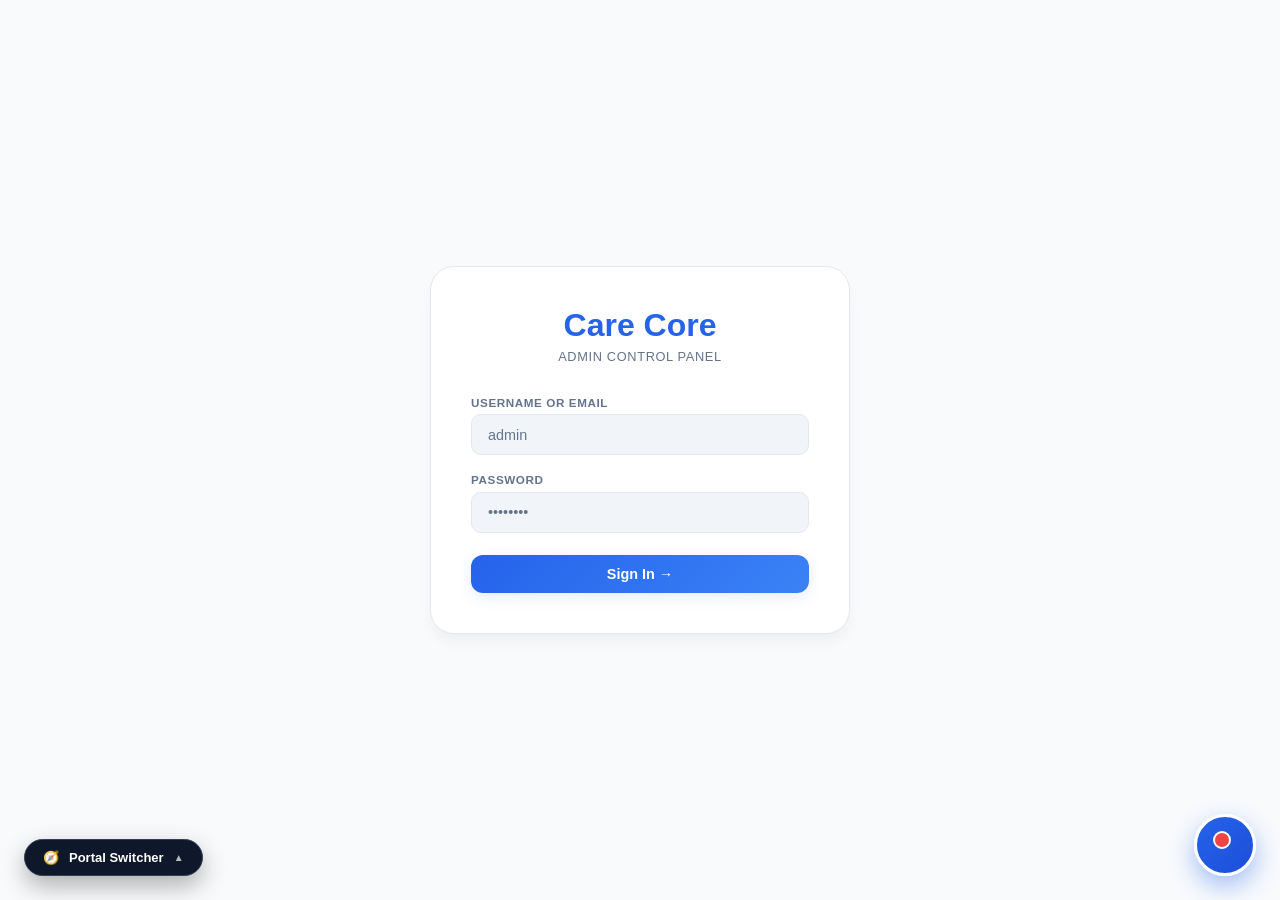
<file: src/main/resources/static/admin.html>
<!DOCTYPE html>
<html lang="en" data-theme="light">
<head>
<meta charset="UTF-8">
<meta name="viewport" content="width=device-width, initial-scale=1.0">
<title>Care Core — Admin Control Panel</title>
<link href="style.css" rel="stylesheet">
<link href="https://fonts.googleapis.com/css2?family=DM+Serif+Display:ital@0;1&family=DM+Sans:wght@300;400;500;600;700&family=JetBrains+Mono:wght@400;700&display=swap" rel="stylesheet">
<!-- <style>
/* ───── THEME ───── */
:root{
  --bg:#f0f4f8;--bg-mid:#ffffff;--surface:rgba(255,255,255,0.9);--surface2:rgba(0,0,0,0.04);
  --border:rgba(0,0,0,0.08);--gold:#a8731a;--gold-lt:#d4a843;--gold-glow:rgba(168,115,26,0.15);
  --text:#1a2535;--muted:#64748b;--red:#dc2626;--green:#16a34a;--amber:#d97706;--blue:#1d6fa4;
  --shadow:0 2px 12px rgba(0,0,0,0.07);--shadow-lg:0 8px 40px rgba(0,0,0,0.11);--radius:16px;
  --sidebar-w:255px;
}
[data-theme="dark"]{
  --bg:#08131f;--bg-mid:#0d1e30;--surface:rgba(255,255,255,0.05);--surface2:rgba(255,255,255,0.03);
  --border:rgba(201,168,76,0.16);--gold:#c9a84c;--gold-lt:#e8c97a;--gold-glow:rgba(201,168,76,0.20);
  --text:#eee8da;--muted:rgba(238,232,218,0.52);--red:#e05252;--green:#4caf7d;--amber:#e8a030;--blue:#5bb8f5;
  --shadow:0 2px 12px rgba(0,0,0,0.40);--shadow-lg:0 8px 40px rgba(0,0,0,0.55);
}
*,*::before,*::after{margin:0;padding:0;box-sizing:border-box}
body{font-family:'DM Sans',sans-serif;background:var(--bg);color:var(--text);min-height:100vh;display:flex;transition:background .35s,color .35s;overflow-x:hidden}

/* bg grid */
.bg-grid{position:fixed;inset:0;background-image:linear-gradient(rgba(168,115,26,.02) 1px,transparent 1px),linear-gradient(90deg,rgba(168,115,26,.02) 1px,transparent 1px);background-size:56px 56px;pointer-events:none;z-index:0}
[data-theme="dark"] .bg-grid{background-image:linear-gradient(rgba(201,168,76,.015) 1px,transparent 1px),linear-gradient(90deg,rgba(201,168,76,.015) 1px,transparent 1px)}

/* ───── LOGIN SCREEN ───── */
#loginScreen{
  position:fixed;inset:0;z-index:999;background:var(--bg);display:flex;align-items:center;justify-content:center;
  animation:fadeIn .4s ease;
}
.login-card{
  width:420px;background:var(--surface);border:1px solid var(--border);border-radius:24px;
  padding:2.5rem;box-shadow:var(--shadow-lg);backdrop-filter:blur(20px);
}
.login-brand{text-align:center;margin-bottom:2rem}
.login-brand h1{font-family:'DM Serif Display',serif;font-size:2rem;color:var(--gold)}
.login-brand p{font-size:.8rem;color:var(--muted);margin-top:.3rem;letter-spacing:.05em;text-transform:uppercase}
.form-group{margin-bottom:1.1rem}
.form-group label{font-size:.75rem;font-weight:600;color:var(--muted);text-transform:uppercase;letter-spacing:.06em;display:block;margin-bottom:.4rem}
.form-group input{
  width:100%;padding:.7rem 1rem;border:1.5px solid var(--border);border-radius:10px;
  background:var(--surface2);color:var(--text);font-family:'DM Sans',sans-serif;font-size:.9rem;
  outline:none;transition:border-color .2s;
}
.form-group input:focus{border-color:var(--gold)}
.login-err{color:var(--red);font-size:.8rem;text-align:center;margin-bottom:.75rem;display:none}
#loginScreen.hidden{display:none}

/* ───── SIDEBAR ───── */
.sidebar{
  width:var(--sidebar-w);background:var(--bg-mid);border-right:1px solid var(--border);
  display:flex;flex-direction:column;position:fixed;height:100vh;z-index:20;
  transition:background .35s,border-color .35s;box-shadow:var(--shadow);
}
.sb-header{padding:1.3rem 1.2rem 1rem;border-bottom:1px solid var(--border)}
.sb-brand{font-family:'DM Serif Display',serif;font-size:1.25rem}
.sb-brand em{color:var(--gold);font-style:normal}
.sb-brand sup{font-size:.5rem;font-family:'DM Sans',sans-serif;color:var(--muted);margin-left:4px;letter-spacing:.07em}
.sb-admin{display:flex;align-items:center;gap:.6rem;padding:.85rem 1.2rem;border-bottom:1px solid var(--border)}
.admin-avatar{width:34px;height:34px;border-radius:50%;background:linear-gradient(135deg,var(--gold),var(--gold-lt));display:flex;align-items:center;justify-content:center;font-weight:700;font-size:.8rem;color:#1a1200;flex-shrink:0}
.admin-info{overflow:hidden}
.admin-name{font-size:.84rem;font-weight:600;white-space:nowrap;overflow:hidden;text-overflow:ellipsis}
.admin-role{font-size:.65rem;color:var(--muted);text-transform:uppercase;letter-spacing:.07em}
.sb-nav{flex:1;overflow-y:auto;padding:.7rem 0}
.nav-section{font-size:.6rem;text-transform:uppercase;color:var(--muted);padding:0 1.2rem;margin:.8rem 0 .2rem;font-weight:600;letter-spacing:.08em}
.nav-item{display:flex;align-items:center;gap:.65rem;padding:.55rem 1.2rem;cursor:pointer;color:var(--muted);font-size:.84rem;border-left:2px solid transparent;transition:all .2s;user-select:none}
.nav-item:hover{background:var(--surface2);color:var(--text)}
.nav-item.active{background:rgba(168,115,26,.06);border-left-color:var(--gold);color:var(--gold)}
[data-theme="dark"] .nav-item.active{background:rgba(201,168,76,.06)}
.nav-badge{margin-left:auto;background:var(--red);color:#fff;font-size:.59rem;padding:.1rem .42rem;border-radius:8px;font-weight:700;display:none}
.nav-badge.show{display:inline-block}
.sb-footer{padding:.85rem 1.2rem;border-top:1px solid var(--border);display:flex;flex-direction:column;gap:.45rem}
.sb-footer button{width:100%;background:transparent;border:1px solid var(--border);color:var(--muted);padding:.45rem;border-radius:8px;cursor:pointer;font-family:'DM Sans',sans-serif;font-size:.8rem;transition:all .2s}
.sb-footer button:hover{border-color:var(--gold);color:var(--gold)}

/* ───── MAIN ───── */
.main{flex:1;margin-left:var(--sidebar-w);display:flex;flex-direction:column;position:relative;z-index:1;min-height:100vh}
.top-bar{position:sticky;top:0;z-index:10;padding:.75rem 1.75rem;border-bottom:1px solid var(--border);display:flex;justify-content:space-between;align-items:center;background:var(--bg-mid);backdrop-filter:blur(16px);transition:background .35s}
.top-title{font-family:'DM Serif Display',serif;font-size:1.05rem}
.top-right{display:flex;align-items:center;gap:.75rem}
.live-pill{display:flex;align-items:center;gap:.4rem;font-size:.74rem;color:var(--green)}
.live-dot{width:6px;height:6px;border-radius:50%;background:var(--green);animation:pulse 2s infinite}
@keyframes pulse{0%,100%{opacity:1}50%{opacity:.4}}
#liveClock{font-family:'JetBrains Mono',monospace;font-size:.78rem;color:var(--muted)}
.content{padding:1.5rem 1.75rem;flex:1}
.page{display:none;animation:pgIn .3s ease}
.page.active{display:block}
@keyframes pgIn{from{opacity:0;transform:translateY(8px)}to{opacity:1;transform:translateY(0)}}
@keyframes fadeIn{from{opacity:0}to{opacity:1}}

/* ───── STATS ───── */
.stats-grid{display:grid;grid-template-columns:repeat(3,1fr);gap:1rem;margin-bottom:1.25rem}
.stat-card{background:var(--surface);border:1px solid var(--border);border-radius:var(--radius);padding:1.15rem;box-shadow:var(--shadow);transition:all .22s;backdrop-filter:blur(12px);cursor:default}
.stat-card:hover{transform:translateY(-2px);box-shadow:var(--shadow-lg)}
.stat-label{font-size:.67rem;text-transform:uppercase;letter-spacing:.08em;color:var(--muted);font-weight:600;margin-bottom:.3rem}
.stat-value{font-family:'JetBrains Mono',monospace;font-size:2.1rem;font-weight:700;color:var(--gold)}
.stat-sub{font-size:.72rem;color:var(--muted);margin-top:.2rem}

/* ───── CARDS ───── */
.card{background:var(--surface);border:1px solid var(--border);border-radius:var(--radius);margin-bottom:1.25rem;overflow:hidden;backdrop-filter:blur(12px);box-shadow:var(--shadow);transition:background .35s,border-color .35s}
.card-head{padding:.95rem 1.3rem;border-bottom:1px solid var(--border);display:flex;justify-content:space-between;align-items:center;gap:.75rem;flex-wrap:wrap}
.card-head-title{font-family:'DM Serif Display',serif;font-size:.95rem;display:flex;align-items:center;gap:.4rem}
.card-head-actions{display:flex;gap:.5rem;align-items:center;flex-wrap:wrap}
.card-body{padding:1.2rem 1.3rem}

/* ───── TABLES ───── */
.tbl-wrap{overflow-x:auto}
.tbl{width:100%;border-collapse:collapse;font-size:.83rem}
.tbl th{text-align:left;font-size:.65rem;text-transform:uppercase;color:var(--muted);padding:.6rem .9rem;border-bottom:1px solid var(--border);font-weight:600;letter-spacing:.06em}
.tbl td{padding:.75rem .9rem;border-bottom:1px solid var(--border);vertical-align:middle}
.tbl tr:last-child td{border-bottom:none}
.tbl tr:hover td{background:var(--surface2)}
.tbl-empty{padding:2.5rem;text-align:center;color:var(--muted);font-size:.86rem}

/* ───── PILLS / STATUS ───── */
.pill{display:inline-flex;align-items:center;gap:.3rem;padding:.22rem .7rem;border-radius:20px;font-size:.7rem;font-weight:600;white-space:nowrap}
.pill::before{content:'';width:5px;height:5px;border-radius:50%;background:currentColor;flex-shrink:0}
.pill-pending{background:rgba(217,119,6,.1);color:var(--amber)}
.pill-approved{background:rgba(22,163,74,.1);color:var(--green)}
.pill-rejected{background:rgba(220,38,38,.1);color:var(--red)}
.pill-suspended{background:rgba(100,116,139,.12);color:var(--muted)}
.pill-active{background:rgba(22,163,74,.1);color:var(--green)}
.pill-stopped{background:rgba(220,38,38,.1);color:var(--red)}

/* ───── BUTTONS ───── */
.btn-primary{background:linear-gradient(135deg,var(--gold),var(--gold-lt));color:#1a1200;padding:.58rem 1.15rem;border-radius:10px;font-weight:600;border:none;cursor:pointer;font-family:'DM Sans',sans-serif;font-size:.87rem;transition:all .22s;display:inline-flex;align-items:center;gap:.35rem}
.btn-primary:hover{transform:translateY(-1px);box-shadow:0 4px 16px var(--gold-glow)}
.btn-sm{padding:.3rem .75rem;border-radius:8px;font-size:.76rem;border:none;cursor:pointer;font-family:'DM Sans',sans-serif;font-weight:600;transition:all .18s;display:inline-flex;align-items:center;gap:.25rem}
.btn-approve{background:rgba(22,163,74,.12);color:var(--green)}
.btn-approve:hover{background:var(--green);color:#fff}
.btn-reject{background:rgba(220,38,38,.1);color:var(--red)}
.btn-reject:hover{background:var(--red);color:#fff}
.btn-suspend{background:rgba(100,116,139,.1);color:var(--muted)}
.btn-suspend:hover{background:var(--muted);color:#fff}
.btn-start{background:rgba(22,163,74,.12);color:var(--green)}
.btn-start:hover{background:var(--green);color:#fff}
.btn-stop{background:rgba(220,38,38,.1);color:var(--red)}
.btn-stop:hover{background:var(--red);color:#fff}
.btn-outline{background:transparent;border:1.5px solid var(--border);color:var(--text);padding:.55rem 1.1rem;border-radius:10px;font-weight:600;cursor:pointer;font-family:'DM Sans',sans-serif;font-size:.87rem;transition:all .22s;display:inline-flex;align-items:center;gap:.35rem}
.btn-outline:hover{border-color:var(--gold);color:var(--gold)}
.btn-danger{background:rgba(220,38,38,.1);color:var(--red);padding:.55rem 1.1rem;border-radius:10px;font-weight:600;border:1.5px solid rgba(220,38,38,.2);cursor:pointer;font-family:'DM Sans',sans-serif;font-size:.87rem;transition:all .22s}
.btn-danger:hover{background:var(--red);color:#fff}
button:disabled{opacity:.45;cursor:not-allowed;transform:none!important}

/* ───── SEARCH / FILTER ───── */
.filter-bar{display:flex;gap:.6rem;align-items:center;flex-wrap:wrap}
.search-input{padding:.45rem .85rem;border:1.5px solid var(--border);border-radius:9px;background:var(--surface2);color:var(--text);font-family:'DM Sans',sans-serif;font-size:.83rem;outline:none;transition:border-color .2s;min-width:200px}
.search-input:focus{border-color:var(--gold)}
.filter-select{padding:.45rem .75rem;border:1.5px solid var(--border);border-radius:9px;background:var(--surface2);color:var(--text);font-family:'DM Sans',sans-serif;font-size:.83rem;outline:none;cursor:pointer;transition:border-color .2s}
.filter-select:focus{border-color:var(--gold)}

/* ───── SERVICE TOGGLE ───── */
.service-row{display:flex;align-items:center;justify-content:space-between;padding:.85rem 1.3rem;border-bottom:1px solid var(--border)}
.service-row:last-child{border-bottom:none}
.service-info{display:flex;align-items:center;gap:.85rem}
.service-avatar{width:38px;height:38px;border-radius:10px;background:linear-gradient(135deg,var(--gold),var(--gold-lt));display:flex;align-items:center;justify-content:center;font-family:'DM Serif Display',serif;font-size:.95rem;color:#1a1200;font-weight:700;flex-shrink:0}
.service-name{font-size:.88rem;font-weight:600}
.service-spec{font-size:.73rem;color:var(--muted)}
.service-controls{display:flex;align-items:center;gap:.55rem}

/* ───── TOGGLE SWITCH ───── */
.toggle-wrap{display:flex;align-items:center;gap:.55rem}
.toggle{position:relative;width:42px;height:22px}
.toggle input{opacity:0;width:0;height:0}
.toggle-slider{position:absolute;inset:0;background:var(--border);border-radius:20px;cursor:pointer;transition:.25s}
.toggle-slider::before{content:'';position:absolute;width:16px;height:16px;top:3px;left:3px;background:#fff;border-radius:50%;transition:.25s}
.toggle input:checked+.toggle-slider{background:var(--green)}
.toggle input:checked+.toggle-slider::before{transform:translateX(20px)}
.toggle-label{font-size:.76rem;font-weight:600;color:var(--muted)}

/* ───── MODAL ───── */
.modal-overlay{position:fixed;inset:0;background:rgba(0,0,0,.45);z-index:500;display:none;align-items:center;justify-content:center;backdrop-filter:blur(4px)}
.modal-overlay.open{display:flex;animation:fadeIn .2s ease}
.modal{background:var(--bg-mid);border:1px solid var(--border);border-radius:20px;width:520px;max-width:95vw;max-height:85vh;overflow:hidden;display:flex;flex-direction:column;box-shadow:var(--shadow-lg)}
.modal-head{padding:1.1rem 1.4rem;border-bottom:1px solid var(--border);display:flex;align-items:center;justify-content:space-between}
.modal-title{font-family:'DM Serif Display',serif;font-size:1.1rem}
.modal-close{background:none;border:none;cursor:pointer;font-size:1.3rem;color:var(--muted);line-height:1;padding:.2rem;transition:color .2s}
.modal-close:hover{color:var(--red)}
.modal-body{padding:1.3rem 1.4rem;overflow-y:auto;flex:1}
.modal-foot{padding:.85rem 1.4rem;border-top:1px solid var(--border);display:flex;gap:.6rem;justify-content:flex-end}
.detail-row{display:flex;gap:.5rem;margin-bottom:.55rem;font-size:.85rem}
.detail-label{color:var(--muted);min-width:130px;flex-shrink:0;font-size:.78rem;font-weight:600;text-transform:uppercase;letter-spacing:.04em;padding-top:.05rem}
.detail-val{color:var(--text);font-weight:500}

/* ───── NOTICE AREA ───── */
.notice-editor{display:flex;gap:.6rem;align-items:flex-start}
textarea.notice-input{flex:1;padding:.7rem 1rem;border:1.5px solid var(--border);border-radius:10px;background:var(--surface2);color:var(--text);font-family:'DM Sans',sans-serif;font-size:.87rem;outline:none;resize:vertical;min-height:70px;transition:border-color .2s}
textarea.notice-input:focus{border-color:var(--gold)}

/* ───── PATIENT CHART ───── */
.patient-mini{display:flex;align-items:center;gap:.6rem}
.patient-dot{width:28px;height:28px;border-radius:50%;background:linear-gradient(135deg,var(--blue),#3d9dd1);display:flex;align-items:center;justify-content:center;font-size:.68rem;font-weight:700;color:#fff;flex-shrink:0}

/* ───── TOAST ───── */
.toast-area{position:fixed;bottom:1.5rem;right:1.5rem;z-index:9999;display:flex;flex-direction:column;gap:.5rem}
.toast{background:var(--bg-mid);border:1px solid var(--border);border-radius:12px;padding:.75rem 1.1rem;font-size:.82rem;box-shadow:var(--shadow-lg);animation:slideUp .3s ease;display:flex;align-items:center;gap:.5rem;min-width:240px;max-width:340px}
.toast.success{border-left:3px solid var(--green)}
.toast.error{border-left:3px solid var(--red)}
.toast.info{border-left:3px solid var(--blue)}
@keyframes slideUp{from{opacity:0;transform:translateY(12px)}to{opacity:1;transform:translateY(0)}}


/* ───── RESPONSIVE ───── */
@media(max-width:900px){
  .stats-grid{grid-template-columns:repeat(2,1fr)}
}
@media(max-width:640px){
  :root{--sidebar-w:0px}
  .sidebar{transform:translateX(-100%)}
  .stats-grid{grid-template-columns:1fr 1fr}
}

/* ───── SECTION HEADING ───── */
.sec-heading{font-family:'DM Serif Display',serif;font-size:1.35rem;margin-bottom:1.1rem;display:flex;align-items:center;gap:.5rem}
.sec-sub{font-size:.8rem;color:var(--muted);font-family:'DM Sans',sans-serif;font-weight:400;margin-left:.25rem}
</style> -->
</head>
<body>
<div class="bg-grid"></div>

<!-- ─── LOGIN ─── -->
<div id="loginScreen">
  <div class="login-card">
    <div class="login-brand">
      <h1>Care Core</h1>
      <p>Admin Control Panel</p>
    </div>
    <div id="loginErr" class="login-err">Invalid credentials. Please try again.</div>
    <div class="form-group">
      <label>Username or Email</label>
      <input type="text" id="loginUser" placeholder="admin" autocomplete="username">
    </div>
    <div class="form-group">
      <label>Password</label>
      <input type="password" id="loginPass" placeholder="••••••••" autocomplete="current-password">
    </div>
    <button class="btn-primary" style="width:100%;justify-content:center;margin-top:.3rem" id="loginBtn" onclick="doLogin()">
      Sign In →
    </button>
  </div>
</div>

<!-- ─── APP SHELL ─── -->
<aside class="sidebar" id="sidebar">
  <div class="sb-header">
    <div class="sb-brand" style="display:inline-flex;align-items:center;gap:10px;font-weight:700;font-size:1.25rem;"><div style="width:36px;height:36px;background:#2563eb;color:#fff;border-radius:10px;display:inline-flex;align-items:center;justify-content:center;font-size:1.2rem;"><i class="bi bi-heart-pulse-fill"></i></div><span>Care<span style="color:#2563eb;">Core</span></span></div>
  </div>
  <div class="sb-admin">
    <div class="admin-avatar" id="avatarInit">A</div>
    <div class="admin-info">
      <div class="admin-name" id="adminNameSB">Administrator</div>
      <div class="admin-role" id="adminRoleSB">superadmin</div>
    </div>
  </div>
  <nav class="sb-nav">
    <div class="nav-section">Overview</div>
    <div class="nav-item active" onclick="nav('dashboard')">
      <svg width="15" height="15" viewBox="0 0 24 24" fill="none" stroke="currentColor" stroke-width="2"><rect x="3" y="3" width="7" height="7"/><rect x="14" y="3" width="7" height="7"/><rect x="14" y="14" width="7" height="7"/><rect x="3" y="14" width="7" height="7"/></svg>
      Dashboard
    </div>
    <div class="nav-section">Doctors</div>
    <div class="nav-item" onclick="nav('pending')">
      <svg width="15" height="15" viewBox="0 0 24 24" fill="none" stroke="currentColor" stroke-width="2"><circle cx="12" cy="12" r="10"/><polyline points="12 6 12 12 16 14"/></svg>
      Pending Requests
      <span class="nav-badge" id="pendingBadge">0</span>
    </div>
    <div class="nav-item" onclick="nav('doctors')">
      <svg width="15" height="15" viewBox="0 0 24 24" fill="none" stroke="currentColor" stroke-width="2"><path d="M17 21v-2a4 4 0 0 0-4-4H5a4 4 0 0 0-4 4v2"/><circle cx="9" cy="7" r="4"/><path d="M23 21v-2a4 4 0 0 0-3-3.87"/><path d="M16 3.13a4 4 0 0 1 0 7.75"/></svg>
      All Doctors
    </div>
    <div class="nav-item" onclick="nav('services')">
      <svg width="15" height="15" viewBox="0 0 24 24" fill="none" stroke="currentColor" stroke-width="2"><path d="M22 12h-4l-3 9L9 3l-3 9H2"/></svg>
      Service Control
    </div>
    <div class="nav-section">Patients</div>
    <div class="nav-item" onclick="nav('patients')">
      <svg width="15" height="15" viewBox="0 0 24 24" fill="none" stroke="currentColor" stroke-width="2"><path d="M20 21v-2a4 4 0 0 0-4-4H8a4 4 0 0 0-4 4v2"/><circle cx="12" cy="7" r="4"/></svg>
      Patient Database
    </div>
    <div class="nav-section">System</div>
    <div class="nav-item" onclick="nav(otice')">
      <svg width="15" height="15" viewBox="0 0 24 24" fill="none" stroke="currentColor" stroke-width="2"><path d="M18 8h1a4 4 0 0 1 0 8h-1"/><path d="M2 8h16v9a4 4 0 0 1-4 4H6a4 4 0 0 1-4-4V8z"/><line x1="6" y1="1" x2="6" y2="4"/><line x1="10" y1="1" x2="10" y2="4"/><line x1="14" y1="1" x2="14" y2="4"/></svg>
      Notice Board
    </div>
  </nav>
  <div class="sb-footer">
    <button onclick="toggleTheme()">☾ Toggle Theme</button>
    <button onclick="doLogout()">↩ Sign Out</button>
  </div>
</aside>

<!-- ─── MAIN CONTENT ─── -->
<main class="main" id="mainContent">
  <div class="top-bar">
    <div class="top-title" id="pageTitle">Dashboard</div>
    <div class="top-right">
      <div class="live-pill"><span class="live-dot"></span> Live</div>
      <div id="liveClock">--:--:--</div>
    </div>
  </div>
  <div class="content">

    <!-- ── DASHBOARD ── -->
    <div class="page active" id="page-dashboard">
      <div class="sec-heading">Overview <span class="sec-sub">Today's snapshot</span></div>
      <div class="stats-grid">
        <div class="stat-card">
          <div class="stat-label">Total Doctors</div>
          <div class="stat-value" id="s-docs">—</div>
          <div class="stat-sub" id="s-docs-sub">approved on platform</div>
        </div>
        <div class="stat-card">
          <div class="stat-label">Pending Approvals</div>
          <div class="stat-value" id="s-pending" style="color:var(--amber)">—</div>
          <div class="stat-sub">awaiting review</div>
        </div>
        <div class="stat-card">
          <div class="stat-label">Total Patients</div>
          <div class="stat-value" id="s-patients" style="color:var(--blue)">—</div>
          <div class="stat-sub">registered</div>
        </div>
      </div>
      <div>
        <div class="card">
          <div class="card-head"><span class="card-head-title">⏳ Pending Requests</span><button class="btn-sm btn-approve" onclick="nav('pending')">View All</button></div>
          <div class="card-body" id="dash-pending-list"><div class="tbl-empty">Loading…</div></div>
        </div>
      </div>
    </div>

    <!-- ── PENDING REQUESTS ── -->
    <div class="page" id="page-pending">
      <div class="sec-heading">Pending Requests <span class="sec-sub">Doctor registration approvals</span></div>
      <div class="card">
        <div class="card-head">
          <span class="card-head-title">🕐 Awaiting Review</span>
          <button class="btn-outline" onclick="loadDoctors('pending')" style="font-size:.78rem;padding:.35rem .8rem">↻ Refresh</button>
        </div>
        <div class="tbl-wrap">
          <table class="tbl">
            <thead>
              <tr>
                <th>Doctor</th><th>Specialization</th><th>Qualification</th><th>Reg. No.</th><th>Experience</th><th>Applied</th><th>Actions</th>
              </tr>
            </thead>
            <tbody id="pendingTbody"><tr><td colspan="7" class="tbl-empty">Loading…</td></tr></tbody>
          </table>
        </div>
      </div>
    </div>

    <!-- ── ALL DOCTORS ── -->
    <div class="page" id="page-doctors">
      <div class="sec-heading">All Doctors <span class="sec-sub">Full registry</span></div>
      <div class="card">
        <div class="card-head">
          <span class="card-head-title">👨‍⚕️ Doctor Registry</span>
          <div class="card-head-actions">
            <input class="search-input" type="text" placeholder="Search name / email…" id="docSearch" oninput="filterDoctors()">
            <select class="filter-select" id="docStatusFilter" onchange="filterDoctors()">
              <option value="">All Status</option>
              <option value="approved">Approved</option>
              <option value="pending">Pending</option>
              <option value="rejected">Rejected</option>
              <option value="suspended">Suspended</option>
            </select>
          </div>
        </div>
        <div class="tbl-wrap">
          <table class="tbl">
            <thead>
              <tr>
                <th>Doctor</th><th>Specialization</th><th>Fee</th><th>Status</th><th>Service</th><th>Joined</th><th>Actions</th>
              </tr>
            </thead>
            <tbody id="doctorsTbody"><tr><td colspan="7" class="tbl-empty">Loading…</td></tr></tbody>
          </table>
        </div>
      </div>
    </div>

    <!-- ── SERVICE CONTROL ── -->
    <div class="page" id="page-services">
      <div class="sec-heading">Service Control <span class="sec-sub">Start / stop individual doctor services</span></div>
      <div class="card">
        <div class="card-head">
          <span class="card-head-title">⚡ Active Doctor Services</span>
          <div class="card-head-actions">
            <button class="btn-sm btn-start" onclick="bulkService(true)">▶ Start All</button>
            <button class="btn-sm btn-stop" onclick="bulkService(false)">■ Stop All</button>
            <button class="btn-outline" onclick="loadServices()" style="font-size:.78rem;padding:.35rem .8rem">↻ Refresh</button>
          </div>
        </div>
        <div id="servicesBody"><div class="tbl-empty" style="padding:2rem">Loading…</div></div>
      </div>
    </div>

    <!-- ── PATIENTS ── -->
    <div class="page" id="page-patients">
      <div class="sec-heading">Patient Database <span class="sec-sub">All registered patients</span></div>
      <div class="card">
        <div class="card-head">
          <span class="card-head-title">🏥 Patient Records</span>
          <div class="card-head-actions">
            <input class="search-input" type="text" placeholder="Search name / contact…" id="ptSearch" oninput="filterPatients()">
          </div>
        </div>
        <div class="tbl-wrap">
          <table class="tbl">
            <thead>
              <tr>
                <th>Patient</th><th>Age</th><th>Gender</th><th>Contact</th><th>Blood Group</th><th>Visits</th><th>Registered</th><th>Actions</th>
              </tr>
            </thead>
            <tbody id="patientsTbody"><tr><td colspan="8" class="tbl-empty">Loading…</td></tr></tbody>
          </table>
        </div>
      </div>
    </div>


    <!-- ── NOTICE BOARD ── -->
    <div class="page" id="page-notice">
      <div class="sec-heading">Notice Board <span class="sec-sub">Global clinic announcement</span></div>
      <div class="card">
        <div class="card-head"><span class="card-head-title">📢 Global Notice</span></div>
        <div class="card-body">
          <p style="font-size:.82rem;color:var(--muted);margin-bottom:.9rem">
            This notice is broadcast <strong>globally</strong> — it appears on <em>every</em> doctor’s notice board and on the patient portal. Individual doctors may also post their own separate notices.
          </p>
          <div style="background:rgba(168,115,26,.06);border:1px solid rgba(168,115,26,.22);border-radius:10px;padding:.85rem 1rem;margin-bottom:1rem;font-size:.87rem;color:var(--gold)" id="currentNotice">Loading…</div>
          <div class="notice-editor">
            <textarea class="notice-input" id="noticeText" placeholder="Enter clinic-wide notice visible to all doctors and patients…"></textarea>
            <button class="btn-primary" onclick="updateNotice()">📡 Broadcast to All</button>
          </div>
        </div>
      </div>
    </div>

  </div><!-- /content -->
</main>

<!-- ─── DOCTOR DETAIL MODAL ─── -->
<div class="modal-overlay" id="doctorModal">
  <div class="modal">
    <div class="modal-head">
      <div class="modal-title" id="modalDrName">Doctor Details</div>
      <button class="modal-close" onclick="closeModal('doctorModal')">✕</button>
    </div>
    <div class="modal-body" id="modalDrBody"></div>
    <div class="modal-foot" id="modalDrFoot"></div>
  </div>
</div>

<!-- ─── PATIENT DETAIL MODAL ─── -->
<div class="modal-overlay" id="patientModal">
  <div class="modal">
    <div class="modal-head">
      <div class="modal-title" id="modalPtName">Patient Details</div>
      <button class="modal-close" onclick="closeModal('patientModal')">✕</button>
    </div>
    <div class="modal-body" id="modalPtBody"></div>
    <div class="modal-foot">
      <button class="btn-outline" onclick="closeModal('patientModal')">Close</button>
    </div>
  </div>
</div>

<!-- ─── REJECT REASON MODAL ─── -->
<div class="modal-overlay" id="rejectModal">
  <div class="modal">
    <div class="modal-head">
      <div class="modal-title">Reject Doctor</div>
      <button class="modal-close" onclick="closeModal('rejectModal')">✕</button>
    </div>
    <div class="modal-body">
      <p style="font-size:.85rem;color:var(--muted);margin-bottom:.8rem">Please provide a reason for rejection. This may be communicated to the applicant.</p>
      <div class="form-group">
        <label>Reason</label>
        <textarea class="notice-input" id="rejectReason" placeholder="e.g. Registration number could not be verified…" style="min-height:90px"></textarea>
      </div>
    </div>
    <div class="modal-foot">
      <button class="btn-outline" onclick="closeModal('rejectModal')">Cancel</button>
      <button class="btn-danger" onclick="confirmReject()">Reject Doctor</button>
    </div>
  </div>
</div>

<!-- ─── TOAST AREA ─── -->
<div class="toast-area" id="toastArea"></div>

<script>
// ─── STATE ────────────────────────────────────────────────────────────────────
let TOKEN = localStorage.getItem('adminToken') || '';
let ADMIN_INFO = JSON.parse(localStorage.getItem('adminInfo') || '{}');
let allDoctors = [];
let allPatients = [];
let rejectTargetId = null;
const API = '';  // same origin

// ─── INIT ─────────────────────────────────────────────────────────────────────
window.addEventListener('DOMContentLoaded', () => {
  tickClock();
  setInterval(tickClock, 1000);
  if (TOKEN) {
    showApp();
  }
  document.getElementById('loginPass').addEventListener('keydown', e => {
    if (e.key === 'Enter') doLogin();
  });
});

function tickClock() {
  const n = new Date();
  document.getElementById('liveClock').textContent =
    [n.getHours(),n.getMinutes(),n.getSeconds()].map(x=>String(x).padStart(2,'0')).join(':');
}

// ─── AUTH ─────────────────────────────────────────────────────────────────────
async function doLogin() {
  const username = document.getElementById('loginUser').value.trim();
  const password = document.getElementById('loginPass').value;
  const btn = document.getElementById('loginBtn');
  const err = document.getElementById('loginErr');
  err.style.display = 'none';
  btn.disabled = true; btn.textContent = 'Signing in…';
  try {
    const r = await fetch(`${API}/api/auth/admin/login`, {
      method:'POST', headers:{'Content-Type':'application/json'},
      body: JSON.stringify({ username, password })
    });
    const d = await r.json();
    if (!r.ok) throw new Error(d.error || 'Login failed');
    TOKEN = d.token;
    ADMIN_INFO = d.admin;
    localStorage.setItem('adminToken', TOKEN);
    localStorage.setItem('adminInfo', JSON.stringify(ADMIN_INFO));
    showApp();
  } catch(e) {
    err.textContent = e.message;
    err.style.display = 'block';
  } finally {
    btn.disabled = false; btn.textContent = 'Sign In →';
  }
}

function showApp() {
  document.getElementById('loginScreen').classList.add('hidden');
  const nm = ADMIN_INFO.full_name || 'Admin';
  document.getElementById('adminNameSB').textContent = nm;
  document.getElementById('adminRoleSB').textContent = ADMIN_INFO.role || 'admin';
  document.getElementById('avatarInit').textContent = nm.charAt(0).toUpperCase();
  loadDashboard();
  loadDoctors();
  loadPatients();
  loadNotice();
}

function doLogout() {
  TOKEN = ''; ADMIN_INFO = {};
  localStorage.removeItem('adminToken'); localStorage.removeItem('adminInfo');
  location.reload();
}

// ─── NAVIGATION ───────────────────────────────────────────────────────────────
const PAGE_TITLES = {
  dashboard:'Dashboard', pending:'Pending Requests', doctors:'All Doctors',
  services:'Service Control', patients:'Patient Database', notice:otice Board'
};

function nav(id) {
  document.querySelectorAll('.page').forEach(p => p.classList.remove('active'));
  document.querySelectorAll('.nav-item').forEach(i => i.classList.remove('active'));
  document.getElementById('page-'+id).classList.add('active');
  document.querySelectorAll('.nav-item').forEach(i => {
    if (i.getAttribute('onclick') && i.getAttribute('onclick').includes(`'${id}'`)) i.classList.add('active');
  });
  document.getElementById('pageTitle').textContent = PAGE_TITLES[id] || id;
  if (id === 'pending') loadDoctors('pending');
  if (id === 'doctors') loadDoctors();
  if (id === 'services') loadServices();
  if (id === 'patients') loadPatients();
}

// ─── API HELPERS ──────────────────────────────────────────────────────────────
async function api(path, opts={}) {
  const r = await fetch(API + path, {
    ...opts,
    headers: { 'Content-Type':'application/json', 'Authorization':'Bearer '+TOKEN, ...(opts.headers||{}) }
  });
  const d = await r.json();
  if (!r.ok) throw new Error(d.error || 'Request failed');
  return d;
}

// ─── TOAST ────────────────────────────────────────────────────────────────────
function toast(msg, type='info') {
  const el = document.createElement('div');
  el.className = `toast ${type}`;
  const icons = {success:'✓', error:'✕', info:'ℹ'};
  el.innerHTML = `<span>${icons[type]||'ℹ'}</span> ${msg}`;
  document.getElementById('toastArea').appendChild(el);
  setTimeout(() => el.remove(), 3800);
}

// ─── DASHBOARD ────────────────────────────────────────────────────────────────
async function loadDashboard() {
  try {
    const [docs, patients, metrics] = await Promise.all([
      api('/api/admin/doctors'),
      api('/api/admin/patients'),
      api('/api/metrics')
    ]);
    const approved = docs.filter(d=>d.approval_status==='approved').length;
    const pending  = docs.filter(d=>d.approval_status==='pending').length;
    document.getElementById('s-docs').textContent = approved;
    document.getElementById('s-docs-sub').textContent = `${docs.length} total registered`;
    document.getElementById('s-pending').textContent = pending;
    document.getElementById('s-patients').textContent = patients.length;
    // pending badge
    const badge = document.getElementById('pendingBadge');
    if (pending > 0) { badge.textContent = pending; badge.classList.add('show'); }
    else badge.classList.remove('show');
    // dash pending list
    const pend = docs.filter(d=>d.approval_status==='pending').slice(0,5);
    const pl = document.getElementById('dash-pending-list');
    if (!pend.length) { pl.innerHTML = '<div class="tbl-empty">No pending requests</div>'; return; }
    pl.innerHTML = pend.map(d=>`
      <div style="display:flex;align-items:center;justify-content:space-between;padding:.6rem 0;border-bottom:1px solid var(--border)">
        <div>
          <div style="font-size:.86rem;font-weight:600">${esc(d.full_name)}</div>
          <div style="font-size:.73rem;color:var(--muted)">${esc(d.specialization)} · ${esc(d.qualification)}</div>
        </div>
        <div style="display:flex;gap:.4rem">
          <button class="btn-sm btn-approve" onclick="approveDoctor(${d.id})">✓ Approve</button>
          <button class="btn-sm btn-reject" onclick="openReject(${d.id})">✕</button>
        </div>
      </div>
    `).join('');
  } catch(e) { toast('Failed to load dashboard: '+e.message,'error'); }
}

// ─── DOCTORS ──────────────────────────────────────────────────────────────────
async function loadDoctors(statusFilter) {
  try {
    const url = statusFilter ? `/api/admin/doctors?status=${statusFilter}` : '/api/admin/doctors';
    allDoctors = await api(url);
    if (statusFilter === 'pending') renderPending();
    else renderDoctors();
  } catch(e) { toast('Failed to load doctors: '+e.message,'error'); }
}

function renderPending() {
  const tb = document.getElementById('pendingTbody');
  const rows = allDoctors.filter(d=>d.approval_status==='pending');
  if (!rows.length) { tb.innerHTML='<tr><td colspan="7" class="tbl-empty">No pending requests 🎉</td></tr>'; return; }
  tb.innerHTML = rows.map(d=>`
    <tr>
      <td>
        <div style="font-weight:600;font-size:.86rem">${esc(d.full_name)}</div>
        <div style="font-size:.72rem;color:var(--muted)">${esc(d.email)}</div>
      </td>
      <td>${esc(d.specialization)}</td>
      <td>${esc(d.qualification)}</td>
      <td><span style="font-family:'JetBrains Mono',monospace;font-size:.78rem">${esc(d.registration_number)}</span></td>
      <td>${d.years_experience||0} yrs</td>
      <td style="font-size:.78rem;color:var(--muted)">${fmtDate(d.created_at)}</td>
      <td>
        <div style="display:flex;gap:.4rem">
          <button class="btn-sm btn-approve" onclick="approveDoctor(${d.id})">✓ Approve</button>
          <button class="btn-sm btn-reject" onclick="openReject(${d.id})">✕ Reject</button>
          <button class="btn-sm btn-suspend" onclick="openDoctorDetail(${d.id})">👁 View</button>
        </div>
      </td>
    </tr>
  `).join('');
}

function renderDoctors() {
  const q = (document.getElementById('docSearch')?.value||'').toLowerCase();
  const st = document.getElementById('docStatusFilter')?.value||'';
  let rows = allDoctors;
  if (q) rows = rows.filter(d=>(d.full_name||'').toLowerCase().includes(q)||(d.email||'').toLowerCase().includes(q));
  if (st) rows = rows.filter(d=>d.approval_status===st);
  const tb = document.getElementById('doctorsTbody');
  if (!rows.length) { tb.innerHTML='<tr><td colspan="7" class="tbl-empty">No doctors found</td></tr>'; return; }
  tb.innerHTML = rows.map(d=>{
    const st_pill = `<span class="pill pill-${d.approval_status}">${d.approval_status}</span>`;
    const svc_pill = d.is_active
      ? `<span class="pill pill-active">Active</span>`
      : `<span class="pill pill-stopped">Stopped</span>`;
    return `<tr>
      <td>
        <div style="font-weight:600;font-size:.86rem">${esc(d.full_name)}</div>
        <div style="font-size:.72rem;color:var(--muted)">${esc(d.email)}</div>
      </td>
      <td>${esc(d.specialization)}</td>
      <td style="font-family:'JetBrains Mono',monospace;font-size:.82rem">₹${d.consultation_fee||0}</td>
      <td>${st_pill}</td>
      <td>${svc_pill}</td>
      <td style="font-size:.78rem;color:var(--muted)">${fmtDate(d.created_at)}</td>
      <td>
        <div style="display:flex;gap:.35rem;flex-wrap:wrap">
          <button class="btn-sm btn-suspend" onclick="openDoctorDetail(${d.id})">👁 Detail</button>
          ${d.approval_status==='pending'?`<button class="btn-sm btn-approve" onclick="approveDoctor(${d.id})">✓</button><button class="btn-sm btn-reject" onclick="openReject(${d.id})">✕</button>`:''}
          ${d.approval_status==='approved'?`<button class="btn-sm btn-reject" onclick="suspendDoctor(${d.id})">⏸ Suspend</button>`:''}
          ${d.approval_status==='suspended'||d.approval_status==='rejected'?`<button class="btn-sm btn-approve" onclick="approveDoctor(${d.id})">✓ Reinstate</button>`:''}
        </div>
      </td>
    </tr>`;
  }).join('');
}

function filterDoctors() { renderDoctors(); }

function openDoctorDetail(id) {
  const d = allDoctors.find(x=>x.id===id);
  if (!d) return;
  document.getElementById('modalDrName').textContent = d.full_name;
  document.getElementById('modalDrBody').innerHTML = `
    <div class="detail-row"><span class="detail-label">Email</span><span class="detail-val">${esc(d.email)}</span></div>
    <div class="detail-row"><span class="detail-label">Phone</span><span class="detail-val">${esc(d.phone||'—')}</span></div>
    <div class="detail-row"><span class="detail-label">Specialization</span><span class="detail-val">${esc(d.specialization)}</span></div>
    <div class="detail-row"><span class="detail-label">Qualification</span><span class="detail-val">${esc(d.qualification)}</span></div>
    <div class="detail-row"><span class="detail-label">Reg. Number</span><span class="detail-val" style="font-family:'JetBrains Mono',monospace">${esc(d.registration_number)}</span></div>
    <div class="detail-row"><span class="detail-label">Experience</span><span class="detail-val">${d.years_experience||0} years</span></div>
    <div class="detail-row"><span class="detail-label">Consultation Fee</span><span class="detail-val">₹${d.consultation_fee||0}</span></div>
    <div class="detail-row"><span class="detail-label">Status</span><span class="detail-val"><span class="pill pill-${d.approval_status}">${d.approval_status}</span></span></div>
    <div class="detail-row"><span class="detail-label">Service Active</span><span class="detail-val">${d.is_active?'<span class="pill pill-active">Yes</span>':'<span class="pill pill-stopped">No</span>'}</span></div>
    <div class="detail-row"><span class="detail-label">Registered</span><span class="detail-val">${fmtDate(d.created_at)}</span></div>
    ${d.profile_bio?`<div class="detail-row"><span class="detail-label">Bio</span><span class="detail-val" style="white-space:pre-wrap">${esc(d.profile_bio)}</span></div>`:''}
    ${d.rejection_reason?`<div class="detail-row"><span class="detail-label">Reject Reason</span><span class="detail-val" style="color:var(--red)">${esc(d.rejection_reason)}</span></div>`:''}
    ${d.approved_by_name?`<div class="detail-row"><span class="detail-label">Approved By</span><span class="detail-val">${esc(d.approved_by_name)}</span></div>`:''}
    ${d.last_login?`<div class="detail-row"><span class="detail-label">Last Login</span><span class="detail-val">${fmtDate(d.last_login)}</span></div>`:''}
  `;
  const foot = document.getElementById('modalDrFoot');
  foot.innerHTML = '';
  const close = btn('Close','btn-outline',`closeModal('doctorModal')`);
  foot.appendChild(close);
  if (d.approval_status==='pending') {
    foot.appendChild(btn('✓ Approve','btn-approve btn-sm',`approveDoctor(${d.id});closeModal('doctorModal')`));
    foot.appendChild(btn('✕ Reject','btn-reject btn-sm',`closeModal('doctorModal');openReject(${d.id})`));
  }
  if (d.approval_status==='approved') {
    foot.appendChild(btn('⏸ Suspend','btn-suspend btn-sm',`suspendDoctor(${d.id});closeModal('doctorModal')`));
  }
  if (d.approval_status==='suspended'||d.approval_status==='rejected') {
    foot.appendChild(btn('✓ Reinstate','btn-approve btn-sm',`approveDoctor(${d.id});closeModal('doctorModal')`));
  }
  document.getElementById('doctorModal').classList.add('open');
}

function btn(label, cls, onclick) {
  const b = document.createElement('button');
  b.className = (cls.includes('btn-outline')?'btn-outline':'btn-sm')+' '+cls;
  b.textContent = label;
  b.setAttribute('onclick', onclick);
  return b;
}

async function approveDoctor(id) {
  try {
    await api(`/api/admin/doctors/${id}/approve`,{method:'POST'});
    toast('Doctor approved successfully','success');
    await loadDoctors(); loadDashboard();
    renderPending();
  } catch(e) { toast('Error: '+e.message,'error'); }
}

function openReject(id) {
  rejectTargetId = id;
  document.getElementById('rejectReason').value = '';
  document.getElementById('rejectModal').classList.add('open');
}

async function confirmReject() {
  const reason = document.getElementById('rejectReason').value.trim();
  try {
    await api(`/api/admin/doctors/${rejectTargetId}/reject`,{method:'POST',body:JSON.stringify({reason})});
    toast('Doctor rejected','info');
    closeModal('rejectModal');
    await loadDoctors(); loadDashboard();
  } catch(e) { toast('Error: '+e.message,'error'); }
}

async function suspendDoctor(id) {
  if (!confirm('Suspend this doctor? They will be unable to log in.')) return;
  try {
    await api(`/api/admin/doctors/${id}/suspend`,{method:'POST'});
    toast('Doctor suspended','info');
    await loadDoctors(); loadDashboard();
  } catch(e) { toast('Error: '+e.message,'error'); }
}

// ─── SERVICES ─────────────────────────────────────────────────────────────────
async function loadServices() {
  try {
    const docs = await api('/api/admin/doctors');
    allDoctors = docs;
    const approved = docs.filter(d=>d.approval_status==='approved');
    const body = document.getElementById('servicesBody');
    if (!approved.length) {
      body.innerHTML = '<div class="tbl-empty">No approved doctors</div>'; return;
    }
    body.innerHTML = approved.map(d=>`
      <div class="service-row">
        <div class="service-info">
          <div class="service-avatar">${d.full_name.charAt(0)}</div>
          <div>
            <div class="service-name">${esc(d.full_name)}</div>
            <div class="service-spec">${esc(d.specialization)} · ₹${d.consultation_fee||0}/consult</div>
          </div>
        </div>
        <div class="service-controls">
          <div class="toggle-wrap">
            <label class="toggle">
              <input type="checkbox" id="svc-${d.id}" ${d.is_active?'checked':''} onchange="toggleService(${d.id},this.checked)">
              <span class="toggle-slider"></span>
            </label>
            <span class="toggle-label" id="svc-lbl-${d.id}">${d.is_active?'Running':'Stopped'}</span>
          </div>
          <button class="btn-sm ${d.is_active?'btn-stop':'btn-start'}" id="svc-btn-${d.id}" onclick="toggleService(${d.id},${!d.is_active})">
            ${d.is_active?'■ Stop':'▶ Start'}
          </button>
        </div>
      </div>
    `).join('');
  } catch(e) { toast('Failed to load services: '+e.message,'error'); }
}

async function toggleService(id, enable) {
  const endpoint = enable ? 'approve' : 'suspend';
  // We use is_active as proxy. Approved = active, suspended = stopped but can reinstate
  // Actually toggle just the is_active field via the suspend/approve endpoints
  // For a cleaner UX we call the appropriate endpoint
  try {
    if (enable) {
      await api(`/api/admin/doctors/${id}/approve`,{method:'POST'});
    } else {
      await api(`/api/admin/doctors/${id}/suspend`,{method:'POST'});
    }
    const lbl = document.getElementById(`svc-lbl-${id}`);
    const btn2 = document.getElementById(`svc-btn-${id}`);
    const chk = document.getElementById(`svc-${id}`);
    if (lbl) lbl.textContent = enable ? 'Running' : 'Stopped';
    if (chk) chk.checked = enable;
    if (btn2) {
      btn2.className = `btn-sm ${enable?'btn-stop':'btn-start'}`;
      btn2.textContent = enable ? '■ Stop' : '▶ Start';
      btn2.setAttribute('onclick',`toggleService(${id},${!enable})`);
    }
    toast(`Service ${enable?'started':'stopped'} for doctor`, enable?'success':'info');
    await loadDoctors(); loadDashboard();
  } catch(e) { toast('Error: '+e.message,'error'); }
}

async function bulkService(enable) {
  const approved = allDoctors.filter(d=>d.approval_status==='approved'||d.approval_status==='suspended');
  if (!approved.length) { toast(o doctors to update','info'); return; }
  if (!confirm(`${enable?'Start':'Stop'} service for ALL doctors?`)) return;
  for (const d of approved) {
    try { await toggleService(d.id, enable); } catch {}
  }
  toast(`All services ${enable?'started':'stopped'}`,'success');
  loadServices();
}

// ─── PATIENTS ─────────────────────────────────────────────────────────────────
async function loadPatients() {
  try {
    allPatients = await api('/api/admin/patients');
    renderPatients();
  } catch(e) { toast('Failed to load patients: '+e.message,'error'); }
}

function renderPatients() {
  const q = (document.getElementById('ptSearch')?.value||'').toLowerCase();
  let rows = allPatients;
  if (q) rows = rows.filter(p=>(p.full_name||'').toLowerCase().includes(q)||(p.contact||'').includes(q));
  const tb = document.getElementById('patientsTbody');
  if (!rows.length) { tb.innerHTML='<tr><td colspan="8" class="tbl-empty">No patients found</td></tr>'; return; }
  tb.innerHTML = rows.map(p=>`
    <tr>
      <td>
        <div class="patient-mini">
          <div class="patient-dot">${(p.full_name||'?').charAt(0)}</div>
          <div>
            <div style="font-size:.86rem;font-weight:600">${esc(p.full_name)}</div>
            <div style="font-size:.71rem;color:var(--muted)">${esc(p.email||'—')}</div>
          </div>
        </div>
      </td>
      <td>${p.age||'—'}</td>
      <td style="text-transform:capitalize">${esc(p.gender||'—')}</td>
      <td style="font-family:'JetBrains Mono',monospace;font-size:.79rem">${esc(p.contact||'—')}</td>
      <td><span style="font-family:'JetBrains Mono',monospace;font-size:.82rem;color:var(--red)">${esc(p.blood_group||'—')}</span></td>
      <td><span style="font-family:'JetBrains Mono',monospace">${p.total_visits||0}</span></td>
      <td style="font-size:.78rem;color:var(--muted)">${fmtDate(p.created_at)}</td>
      <td><button class="btn-sm btn-suspend" onclick="openPatientDetail(${p.id})">👁 View</button></td>
    </tr>
  `).join('');
}

function filterPatients() { renderPatients(); }

function openPatientDetail(id) {
  const p = allPatients.find(x=>x.id===id);
  if (!p) return;
  document.getElementById('modalPtName').textContent = p.full_name;
  document.getElementById('modalPtBody').innerHTML = `
    <div class="detail-row"><span class="detail-label">Full Name</span><span class="detail-val">${esc(p.full_name)}</span></div>
    <div class="detail-row"><span class="detail-label">Age</span><span class="detail-val">${p.age||'—'}</span></div>
    <div class="detail-row"><span class="detail-label">Gender</span><span class="detail-val" style="text-transform:capitalize">${esc(p.gender||'—')}</span></div>
    <div class="detail-row"><span class="detail-label">Contact</span><span class="detail-val" style="font-family:'JetBrains Mono',monospace">${esc(p.contact||'—')}</span></div>
    <div class="detail-row"><span class="detail-label">Email</span><span class="detail-val">${esc(p.email||'—')}</span></div>
    <div class="detail-row"><span class="detail-label">Blood Group</span><span class="detail-val" style="color:var(--red);font-weight:700">${esc(p.blood_group||'—')}</span></div>
    <div class="detail-row"><span class="detail-label">Total Visits</span><span class="detail-val">${p.total_visits||0}</span></div>
    <div class="detail-row"><span class="detail-label">Registered</span><span class="detail-val">${fmtDate(p.created_at)}</span></div>
  `;
  document.getElementById('patientModal').classList.add('open');
}

// ─── NOTICE ───────────────────────────────────────────────────────────────────
async function loadNotice() {
  try {
    const d = await api('/api/notice/get');
    document.getElementById('currentNotice').textContent = d.data?.text || '(No active notice)';
    document.getElementById(oticeText').value = d.data?.text || '';
  } catch {}
}

async function updateNotice() {
  const text = document.getElementById(oticeText').value.trim();
  if (!text) { toast('Please enter notice text','error'); return; }
  try {
    await api('/api/notice/set',{method:'POST',body:JSON.stringify({text})});
    document.getElementById('currentNotice').textContent = text;
    toast(otice updated','success');
  } catch(e) { toast('Error: '+e.message,'error'); }
}

// ─── MODAL HELPERS ────────────────────────────────────────────────────────────
function closeModal(id) {
  document.getElementById(id).classList.remove('open');
}
document.addEventListener('click', e => {
  if (e.target.classList.contains('modal-overlay')) e.target.classList.remove('open');
});

// ─── UTILITIES ────────────────────────────────────────────────────────────────
function esc(s) {
  return String(s||'').replace(/&/g,'&amp;').replace(/</g,'&lt;').replace(/>/g,'&gt;').replace(/"/g,'&quot;');
}
function fmtDate(str) {
  if (!str) return '—';
  const d = new Date(str);
  return isNaN(d) ? str : d.toLocaleDateString('en-IN',{day:'2-digit',month:'short',year:umeric'});
}
function toggleTheme() {
  const h = document.documentElement;
  h.setAttribute('data-theme', h.getAttribute('data-theme')==='dark'?'light':'dark');
}

// ─── AUTO REFRESH ─────────────────────────────────────────────────────────────
setInterval(() => {
  if (TOKEN) {
    loadDashboard();
    const active = document.querySelector('.page.active');
    if (active?.id==='page-pending') loadDoctors('pending');
  }
}, 30000);
</script>
  <script src="ai-widget.js"></script>
  <script src="global-nav.js"></script>
</body>
</html>
</file>
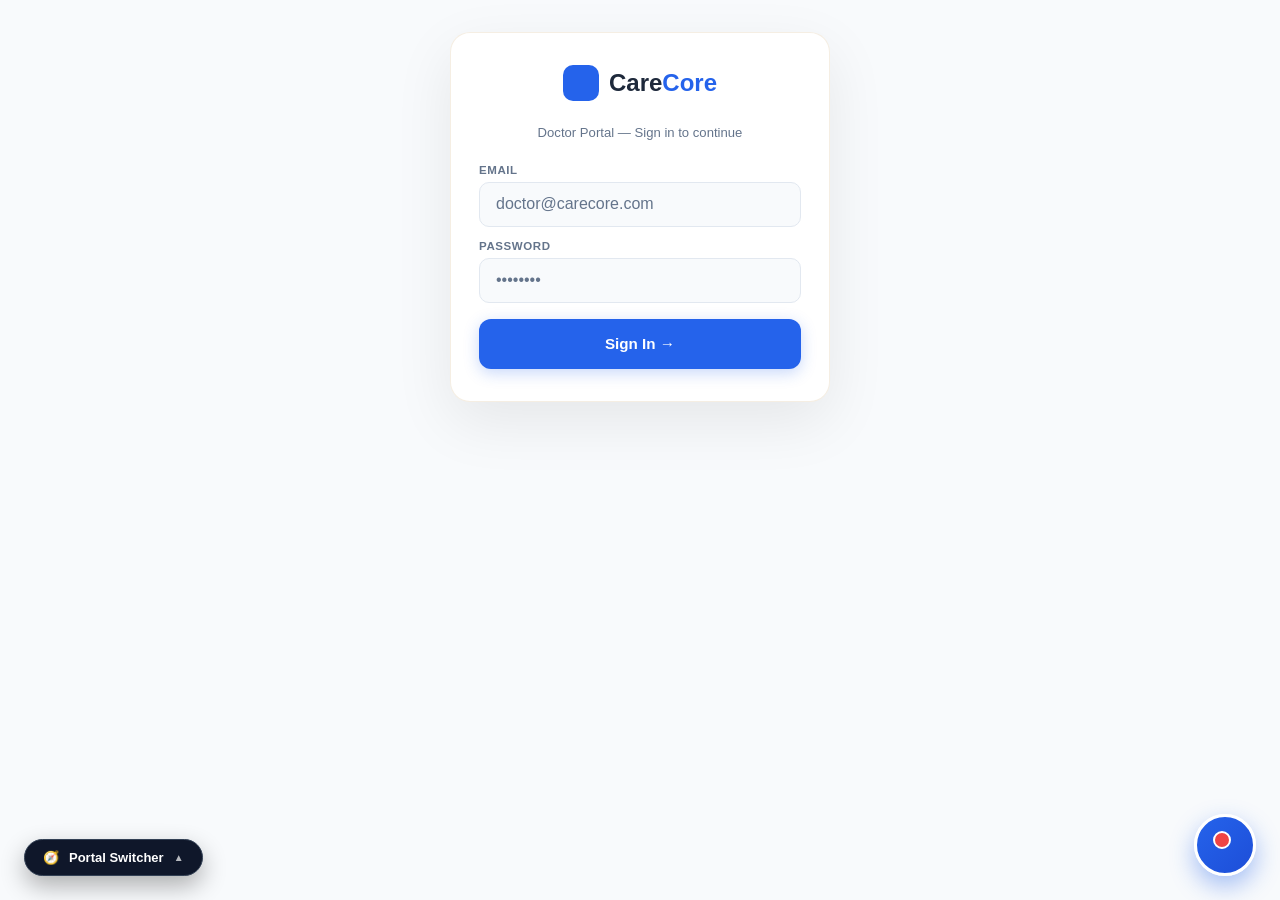
<file: src/main/resources/static/doctor.html>
<!DOCTYPE html>
<html lang="en" data-theme="light">

<head>
  <meta charset="UTF-8">
  <meta name="viewport" content="width=device-width, initial-scale=1.0, interactive-widget=resizes-content">
  <title>Care Core — Doctor Portal</title>
  <link href="style.css" rel="stylesheet">
  <link
    href="https://fonts.googleapis.com/css2?family=DM+Serif+Display:ital@0;1&family=DM+Sans:wght@300;400;500;600;700&family=JetBrains+Mono:wght@400;700&display=swap"
    rel="stylesheet">
  <style>
    /* ── Day toggles ── */
    .day-toggle {
      display: inline-flex; align-items: center; justify-content: center;
      width: 82px; padding: .45rem .3rem; border-radius: 10px;
      border: 1.5px solid var(--border); background: var(--surface2);
      font-size: .78rem; font-weight: 600; cursor: pointer;
      color: var(--muted); transition: all .2s; user-select: none;
      flex-direction: column; gap: .18rem;
    }
    .day-toggle .day-abbr { font-size: .62rem; text-transform: uppercase; letter-spacing: .06em; }
    .day-toggle.active {
      border-color: var(--gold); background: rgba(168,115,26,.1); color: var(--gold);
      box-shadow: 0 2px 10px var(--gold-glow);
    }
    [data-theme="dark"] .day-toggle.active { background: rgba(201,168,76,.1); color: var(--gold-lt); }

    /* ── Appointment status badges ── */
    .appt-badge {
      display: inline-flex; align-items: center; gap: .28rem;
      padding: .22rem .65rem; border-radius: 12px; font-size: .7rem; font-weight: 700;
      text-transform: capitalize;
    }
    .appt-badge::before { content: ''; width: 5px; height: 5px; border-radius: 50%; background: currentColor; }
    .appt-badge.pending  { background: rgba(217,119,6,.1);  color: var(--amber); }
    .appt-badge.approved { background: rgba(22,163,74,.1);  color: var(--green); }
    .appt-badge.rejected { background: rgba(220,38,38,.1);  color: var(--red); }
    .appt-badge.completed{ background: rgba(29,111,164,.1); color: var(--blue); }

    /* ── Slot preview pills ── */
    .slot-pill {
      padding: .22rem .6rem; border-radius: 8px; font-size: .72rem; font-weight: 600;
      background: var(--surface2); border: 1px solid var(--border); color: var(--muted);
      font-family: 'JetBrains Mono', monospace;
    }

    .autocomplete-suggestions {
      display: none;
      position: absolute;
      top: 100%;
      left: 0;
      right: 0;
      z-index: 1000;
      background: var(--bg-mid);
      border: 1px solid var(--border);
      border-radius: 8px;
      max-height: 200px;
      overflow-y: auto;
      box-shadow: var(--shadow-lg);
    }
    .autocomplete-item {
      padding: .6rem .85rem;
      cursor: pointer;
      border-bottom: 1px solid var(--border);
      font-size: .84rem;
      transition: background .12s;
      text-align: left;
    }
    .autocomplete-item:last-child {
      border-bottom: none;
    }
    .autocomplete-item:hover {
      background: var(--surface2);
    }
  </style>
</head>

<body class="doctor-page" data-theme="light">
  <div class="bg-grid" aria-hidden="true"></div>

  <!-- ── LOGIN ── -->
  <div id="loginOverlay" style="
    position: fixed;
    inset: 0;
    width: 100%;
    height: 100%;
    min-height: 100vh;
    min-height: 100dvh;
    z-index: 9000;
    display: flex;
    flex-direction: column;
    align-items: center;
    justify-content: flex-start;
    padding: 2rem 1rem;
    overflow-y: auto;
    -webkit-overflow-scrolling: touch;
    background: var(--bg, #f4f6f9);
    box-sizing: border-box;
    -webkit-backdrop-filter: none !important;
    backdrop-filter: none !important;
  ">
    <div style="
      width: 100%;
      max-width: 380px;
      background: var(--bg-mid, #ffffff);
      border: 1px solid rgba(168,115,26,0.12);
      border-radius: 20px;
      padding: 2rem 1.75rem;
      box-shadow: 0 20px 60px rgba(0,0,0,0.08);
      box-sizing: border-box;
      flex-shrink: 0;
      position: relative;
      z-index: 1;
      -webkit-transform: translateZ(0);
      transform: translateZ(0);
      will-change: transform;
    ">
      <div style="text-align:center; margin-bottom:1.5rem; display:flex; align-items:center; justify-content:center; gap:10px; font-weight:800; font-size:1.5rem;">
        <div style="width:36px;height:36px;background:#2563eb;color:#fff;border-radius:10px;display:flex;align-items:center;justify-content:center;font-size:1.2rem;"><i class="bi bi-heart-pulse-fill"></i></div>
        <span>Care<span style="color:#2563eb;">Core</span></span>
      </div>
      <div style="text-align:center; font-size:0.82rem; color:var(--muted); margin-bottom:1.5rem;">Doctor Portal — Sign in to continue</div>
      <div style="margin-bottom:0.85rem;">
        <label for="loginEmail" style="display:block;font-size:0.72rem;font-weight:600;color:var(--muted);margin-bottom:0.35rem;text-transform:uppercase;letter-spacing:0.05em;">Email</label>
        <input
          type="email"
          id="loginEmail"
          placeholder="doctor@carecore.com"
          inputmode="email"
          autocomplete="email"
          autocorrect="off"
          autocapitalize="none"
          spellcheck="false"
          style="
            display: block;
            width: 100%;
            padding: 0.78rem 1rem;
            font-size: 16px;
            font-family: inherit;
            background: #f8fafc;
            border: 1px solid #e2e8f0;
            border-radius: 10px;
            color: var(--text);
            outline: none;
            box-sizing: border-box;
            -webkit-appearance: none;
            appearance: none;
            touch-action: manipulation;
            cursor: text;
            position: relative;
            z-index: 2;
            -webkit-user-select: text;
            user-select: text;
            -webkit-transform: translateZ(0);
            transform: translateZ(0);
          "
        >
      </div>
      <div style="margin-bottom:1rem;">
        <label for="loginPassword" style="display:block;font-size:0.72rem;font-weight:600;color:var(--muted);margin-bottom:0.35rem;text-transform:uppercase;letter-spacing:0.05em;">Password</label>
        <input
          type="password"
          id="loginPassword"
          placeholder="••••••••"
          autocomplete="current-password"
          style="
            display: block;
            width: 100%;
            padding: 0.78rem 1rem;
            font-size: 16px;
            font-family: inherit;
            background: #f8fafc;
            border: 1px solid #e2e8f0;
            border-radius: 10px;
            color: var(--text);
            outline: none;
            box-sizing: border-box;
            -webkit-appearance: none;
            appearance: none;
            touch-action: manipulation;
            cursor: text;
            position: relative;
            z-index: 2;
            -webkit-user-select: text;
            user-select: text;
            -webkit-transform: translateZ(0);
            transform: translateZ(0);
          "
        >
      </div>
      <div id="loginError" style="display:none; color:#e12d3d; font-size:0.8rem; margin-bottom:0.75rem; padding:0.5rem 0.75rem; background:rgba(225,45,61,0.08); border-radius:8px; border-left:3px solid #e12d3d;"></div>
      <button
        id="loginBtn"
        style="
          display: block;
          width: 100%;
          padding: 0.85rem;
          font-size: 0.95rem;
          font-weight: 700;
          font-family: inherit;
          background: #2563eb;
          color: #ffffff;
          border: none;
          border-radius: 12px;
          cursor: pointer;
          touch-action: manipulation;
          -webkit-appearance: none;
          appearance: none;
          box-shadow: 0 4px 15px rgba(37,99,235,0.25);
          margin-top: 0.25rem;
          min-height: 50px;
          position: relative;
          z-index: 2;
        "
      >Sign In →</button>
    </div>
  </div>

  <!-- ── MODALS ── -->
  <div id="resetModal" class="modal-overlay">
    <div class="modal-box">
      <div class="modal-title">&#9888;&#65039; Reset Queue</div>
      <p style="color:var(--muted);font-size:.88rem;line-height:1.6">This will reset the current serving number and last
        token to 0. <strong style="color:var(--red)">This cannot be undone.</strong></p>
      <div class="modal-actions">
        <button id="cancelResetBtn" class="btn-secondary">Cancel</button>
        <button id="confirmResetBtn" class="btn-danger">Yes, Reset</button>
      </div>
    </div>
  </div>

  <div id="billModal" class="modal-overlay">
    <div class="modal-box">
      <div class="modal-title">&#9989; Confirm &amp; Bill</div>
      <p style="color:var(--muted);font-size:.88rem;margin-bottom:.5rem">Review the encounter before finalising.</p>
      <div id="billModalSummary"
        style="background:var(--surface2);border:1px solid var(--border);border-radius:10px;padding:.9rem 1rem;font-size:.85rem;margin-bottom:.5rem;line-height:1.8">
      </div>
      <p style="font-size:.78rem;color:var(--green);font-weight:600">&#128161; Bill will be automatically marked as
        <strong>Paid</strong> on confirmation.
      </p>
      <div class="modal-actions">
        <button id="cancelBillBtn" class="btn-secondary">Cancel</button>
        <button id="confirmBillBtn" class="btn-primary">Confirm &amp; Mark Paid</button>
      </div>
    </div>
  </div>

  <button class="mob-toggle" id="mobToggle" onclick="toggleSidebar()">&#9776;</button>
  <div class="sidebar-overlay" id="sidebarOverlay" onclick="closeSidebar()"></div>

  <div id="appContent" style="display:none">
    <aside class="sidebar">
      <div class="sb-header">
        <img src="resources/logo.png" alt="Care Core Logo" class="brand-logo">
      </div>
      <div class="sb-doctor">
        <div class="doc-avatar" id="docAvatar">DR</div>
        <div class="doc-info">
          <div class="doc-name" id="doctorName">&#8212;</div>
          <div class="doc-role">Doctor</div>
        </div>
      </div>
      <nav class="sb-nav">
        <div class="nav-section">Overview</div>
        <div class="nav-item active" data-page="dashboard">&#128202; Dashboard</div>
        <div class="nav-item" data-page="appointments">📅 Appointments Schedule</div>
        <div class="nav-section">Queue</div>
        <div class="nav-item" data-page="queue">&#127907; Queue Controls</div>
        <div class="nav-section">Clinical</div>
        <div class="nav-item" data-page="encounter">&#129658; Patient Encounter</div>
        <div class="nav-item" data-page="diagnost">&#129502; Diagnost</div>
        <div class="nav-item" data-page="bills">&#128176; Billing Ledger</div>
        <div class="nav-section">Clinic Admin</div>
        <div class="nav-item" data-page="patients">&#128101; Patients</div>
        <div class="nav-item" data-page="laboratory">&#129514; Laboratory</div>
        <div class="nav-item" data-page="inventory">&#128138; Inventory</div>
        <div class="nav-item" data-page="notices">&#128226; Notice Board</div>
        <div class="nav-item" data-page="financials">💵 Financials</div>
        <div class="nav-item" data-page="analytics">&#128200; Analytics</div>
        <div class="nav-item" data-page="leaves">🌴 Leave Management</div>
      </nav>
      <div class="sb-footer">
        <button id="themeBtn">&#127769; Toggle Theme</button>
        <button id="logoutBtn">Sign Out</button>
      </div>
    </aside>

    <div class="main">
      <div class="top-bar">
        <div class="top-title" id="pageTitle">Dashboard</div>
        <div class="live-pill">
          <div class="live-dot"></div>Live
        </div>
      </div>
      <div class="content">

        <!-- ═══ DASHBOARD ═══ -->
        <div id="page-dashboard" class="page active">

          <div class="metrics-section-label">&#128994; Queue &amp; Operations</div>
          <div class="stats-grid" style="margin-bottom:1.5rem">
            <div class="stat-card">
              <button class="stat-refresh" onclick="loadQueueMetric()">&#8634;</button>
              <div class="stat-label">Now Serving</div>
              <div class="stat-value" id="nowServing">&#8212;</div>
              <div class="stat-sub">Live token</div>
            </div>
            <div class="stat-card">
              <button class="stat-refresh" onclick="loadQueueMetric()">&#8634;</button>
              <div class="stat-label">Waiting</div>
              <div class="stat-value" style="color:var(--amber)" id="waitingCount">&#8212;</div>
              <div class="stat-sub" id="dashWaitETA">Est. wait: &#8212;</div>
            </div>
            <div class="stat-card">
              <button class="stat-refresh" onclick="loadUniquePatients()">&#8634;</button>
              <div class="stat-label">Total Unique Patients</div>
              <div class="stat-value" style="color:var(--blue)" id="dashUniquePatients">&#8212;</div>
              <div class="stat-sub">All-time registered</div>
            </div>
          </div>

          <div class="metrics-section-label">&#128176; Financial Overview</div>
          <div class="stats-grid" style="margin-bottom:1.5rem">
            <div class="stat-card">
              <button class="stat-refresh" onclick="loadTotalRevenue()">&#8634;</button>
              <div class="stat-label">Today's Revenue</div>
              <div class="stat-value" style="color:var(--green)" id="todayRevenue">&#8377;0</div>
              <div class="stat-sub" id="dashRevSub">Paid bills only</div>
            </div>
            <div class="stat-card">
              <button class="stat-refresh" onclick="loadDistinctBilling()">&#8634;</button>
              <div class="stat-label">Consultations Billed</div>
              <div class="stat-value" style="color:var(--gold)" id="dashConsult">0</div>
              <div class="stat-sub" id="dashConsultFee">Avg consult: &#8377;&#8212;</div>
            </div>
            <div class="stat-card">
              <button class="stat-refresh" onclick="loadUnpaidBills()">&#8634;</button>
              <div class="stat-label">Unpaid Bills</div>
              <div class="stat-value" style="color:var(--red)" id="dashUnpaid">0</div>
              <div class="stat-sub" id="dashUnpaidAmt">Outstanding: &#8377;&#8212;</div>
            </div>
          </div>

          <div class="metrics-section-label">&#128138; Pharmacy &amp; Inventory</div>
          <div class="stats-grid" style="margin-bottom:1.5rem">
            <div class="stat-card">
              <button class="stat-refresh" onclick="loadMedicinesDispensed()">&#8634;</button>
              <div class="stat-label">Medicines Dispensed</div>
              <div class="stat-value" style="color:var(--gold)" id="dashMeds">0</div>
              <div class="stat-sub" id="dashMedsSub">Units today</div>
            </div>
            <div class="stat-card">
              <button class="stat-refresh" onclick="loadPharmacyRevenue()">&#8634;</button>
              <div class="stat-label">Pharmacy Revenue</div>
              <div class="stat-value" style="color:var(--blue)" id="dashPharmacyRev">&#8377;0</div>
              <div class="stat-sub">Meds sold today</div>
            </div>
            <div class="stat-card">
              <button class="stat-refresh" onclick="loadInventoryAlerts()">&#8634;</button>
              <div class="stat-label">Low / Out of Stock</div>
              <div class="stat-value" style="color:var(--amber)" id="dashLowStock">&#8212;</div>
              <div class="stat-sub" id="dashLowStockSub">Items needing restock</div>
            </div>
          </div>

          <div class="card">
            <div class="card-head">
              <div class="card-head-title">&#128226; My Notice</div><button class="btn-sm"
                onclick="navigate(otices')">Edit &rarr;</button>
            </div>
            <div class="card-body">
              <div
                style="font-size:.68rem;font-weight:600;text-transform:uppercase;letter-spacing:.07em;color:var(--muted);margin-bottom:.3rem">
                My Announcement</div>
              <div class="notice-live-preview" id="dashNotice" style="margin-bottom:.75rem">Loading&hellip;</div>
              <div
                style="font-size:.68rem;font-weight:600;text-transform:uppercase;letter-spacing:.07em;color:var(--muted);margin-bottom:.3rem">
                Admin Announcement</div>
              <div class="notice-live-preview" id="dashAdminNotice"
                style="background:rgba(168,115,26,.06);border-color:rgba(168,115,26,.25);color:var(--gold)">
                Loading&hellip;</div>
            </div>
          </div>
        </div>

        <!-- ═══ APPOINTMENTS ═══ -->
        <div id="page-appointments" class="page">

          <!-- ── Availability Scheduler Card ── -->
          <div class="card" style="margin-bottom:1.25rem">
            <div class="card-head">
              <div class="card-head-title">🗓️ My Appointment Availability</div>
              <button class="btn-sm primary" onclick="saveAvailability()">💾 Save Schedule</button>
            </div>
            <div class="card-body">
              <p style="font-size:.8rem;color:var(--muted);margin-bottom:1rem;line-height:1.55">
                Set the days and time slots you accept appointments. Patients will only see these slots when booking.
              </p>

              <!-- Day toggles -->
              <div style="font-size:.66rem;font-weight:700;text-transform:uppercase;letter-spacing:.08em;color:var(--muted);margin-bottom:.55rem">Available Days</div>
              <div id="availDayToggles" style="display:flex;flex-wrap:wrap;gap:.45rem;margin-bottom:1.1rem">
                <!-- rendered by JS -->
              </div>

              <!-- Time slots -->
              <div style="font-size:.66rem;font-weight:700;text-transform:uppercase;letter-spacing:.08em;color:var(--muted);margin-bottom:.55rem">Appointment Slots</div>
              <div style="display:grid;grid-template-columns:1fr 1fr 1fr;gap:.65rem;margin-bottom:.75rem">
                <div>
                  <label style="font-size:.67rem;text-transform:uppercase;color:var(--muted);font-weight:600;margin-bottom:.25rem;display:block">Slot Start</label>
                  <input type="time" id="availSlotStart" value="09:00">
                </div>
                <div>
                  <label style="font-size:.67rem;text-transform:uppercase;color:var(--muted);font-weight:600;margin-bottom:.25rem;display:block">Slot End</label>
                  <input type="time" id="availSlotEnd" value="13:00">
                </div>
                <div>
                  <label style="font-size:.67rem;text-transform:uppercase;color:var(--muted);font-weight:600;margin-bottom:.25rem;display:block">Duration (min)</label>
                  <select id="availSlotDuration">
                    <option value="15">15 min</option>
                    <option value="20">20 min</option>
                    <option value="30" selected>30 min</option>
                    <option value="45">45 min</option>
                    <option value="60">60 min</option>
                  </select>
                </div>
              </div>
              <div style="display:flex;align-items:center;gap:.6rem;margin-bottom:.75rem">
                <input type="checkbox" id="availEvening" style="width:auto;cursor:pointer" onchange="toggleEveningSlot()">
                <label for="availEvening" style="font-size:.84rem;cursor:pointer;margin:0">Add evening slot</label>
              </div>
              <div id="availEveningSlot" style="display:none;grid-template-columns:1fr 1fr;gap:.65rem;margin-bottom:.75rem">
                <div>
                  <label style="font-size:.67rem;text-transform:uppercase;color:var(--muted);font-weight:600;margin-bottom:.25rem;display:block">Evening Start</label>
                  <input type="time" id="availEveStart" value="17:00">
                </div>
                <div>
                  <label style="font-size:.67rem;text-transform:uppercase;color:var(--muted);font-weight:600;margin-bottom:.25rem;display:block">Evening End</label>
                  <input type="time" id="availEveEnd" value="20:00">
                </div>
              </div>
              <div>
                <label style="font-size:.67rem;text-transform:uppercase;color:var(--muted);font-weight:600;margin-bottom:.25rem;display:block">Max Appointments Per Day</label>
                <input type="number" id="availMaxPerDay" value="20" min="1" max="100" style="max-width:120px">
              </div>

              <!-- Preview generated slots -->
              <div style="margin-top:1rem;padding-top:.85rem;border-top:1px solid var(--border)">
                <div style="font-size:.66rem;font-weight:700;text-transform:uppercase;letter-spacing:.08em;color:var(--muted);margin-bottom:.55rem">Slot Preview</div>
                <div id="availSlotPreview" style="display:flex;flex-wrap:wrap;gap:.35rem;max-height:110px;overflow-y:auto"></div>
              </div>
            </div>
          </div>

          <!-- ── Pending Appointments (Approve / Reject) ── -->
          <div class="card" style="margin-bottom:1.25rem">
            <div class="card-head">
              <div class="card-head-title">🔔 Pending Approval <span id="pendingApptBadge" style="background:var(--red);color:#fff;font-size:.6rem;padding:.1rem .45rem;border-radius:8px;font-weight:700;margin-left:.4rem;display:none">0</span></div>
              <button class="btn-sm" onclick="loadAppointmentsDoctor()">&#8634; Refresh</button>
            </div>
            <div class="tbl-wrap">
              <table class="tbl">
                <thead>
                  <tr>
                    <th>Patient</th>
                    <th>Date / Time</th>
                    <th>Notes</th>
                    <th>Actions</th>
                  </tr>
                </thead>
                <tbody id="pendingApptTbody">
                  <tr><td colspan="4" class="tbl-empty">Loading…</td></tr>
                </tbody>
              </table>
            </div>
          </div>

          <!-- ── All Appointments Table ── -->
          <div class="card">
            <div class="card-head">
              <div class="card-head-title">📅 All Appointments</div>
              <div style="display:flex;gap:.5rem;align-items:center">
                <select id="apptFilterStatus" onchange="loadAppointmentsDoctor()" style="padding:.35rem .6rem;font-size:.8rem;height:auto;width:auto">
                  <option value="">All Status</option>
                  <option value="approved">Approved</option>
                  <option value="pending">Pending</option>
                  <option value="rejected">Rejected</option>
                  <option value="completed">Completed</option>
                </select>
              </div>
            </div>
            <div class="tbl-wrap">
              <table class="tbl">
                <thead>
                  <tr>
                    <th>Patient</th>
                    <th>Date/Time</th>
                    <th>Token No</th>
                    <th>Status</th>
                    <th>Notes</th>
                  </tr>
                </thead>
                <tbody id="appointmentsDoctorTbody">
                  <tr>
                    <td colspan="5" class="tbl-empty">Loading appointments...</td>
                  </tr>
                </tbody>
              </table>
            </div>
          </div>
        </div>

        <!-- ═══ QUEUE ═══ -->
        <div id="page-queue" class="page">
          <div class="card">
            <div class="card-head">
              <div class="card-head-title">&#127907; Queue Controls</div>
            </div>
            <div class="card-body">
              <div class="actions-bar">
                <div style="display:flex;gap:.75rem;flex-wrap:wrap">
                  <button id="callNextBtn" class="btn-primary">&#128226; Call Next Patient</button>
                  <button id="skipBtn" class="btn-secondary">&#9197; Skip Token</button>
                  <button id="recallBtn" class="btn-secondary">&#128257; Recall Current</button>
                </div>
                <button id="resetQueueBtn" class="btn-danger">&#128260; Reset Queue</button>
              </div>
              <!-- Real-time queue status strip -->
              <div class="queue-status-strip">
                <div class="qs-item serving">
                  <div class="qs-label">Now Serving</div>
                  <div class="qs-value" id="qNowServing">&#8212;</div>
                </div>
                <div class="qs-item waiting">
                  <div class="qs-label">In Queue</div>
                  <div class="qs-value" id="qWaiting">&#8212;</div>
                </div>
                <div class="qs-item eta">
                  <div class="qs-label">Est. Wait Time</div>
                  <div class="qs-value" id="qETA">&#8212; min</div>
                </div>
              </div>
            </div>
          </div>
        </div>

        <!-- ═══ ENCOUNTER ═══ -->
        <div id="page-encounter" class="page">
          <div class="card">
            <div class="card-head">
              <div class="card-head-title">&#129658; Patient Encounter</div>
            </div>
            <div class="card-body">
              <div
                style="font-size:.72rem;font-weight:600;text-transform:uppercase;color:var(--muted);letter-spacing:.06em;margin-bottom:.5rem">
                Vitals</div>
              <div class="vitals-grid"
                style="display:grid; grid-template-columns: repeat(auto-fill, minmax(110px, 1fr)); gap: 0.5rem; margin-bottom: 0.85rem;">
                <div class="fl" style="margin:0"><label style="font-size:0.6rem;">Temp (&deg;F)</label><input
                    type="number" id="temp" placeholder="98.6"></div>
                <div class="fl" style="margin:0"><label style="font-size:0.6rem;">BP (mmHg)</label><input type="text"
                    id="bp" placeholder="120/80"></div>
                <div class="fl" style="margin:0"><label style="font-size:0.6rem;">Pulse (bpm)</label><input
                    type="number" id="pulse" placeholder="72"></div>
                <div class="fl" style="margin:0"><label style="font-size:0.6rem;">SpO&#8322; (%)</label><input
                    type="number" id="spo2" placeholder="98"></div>
                <div class="fl" style="margin:0"><label style="font-size:0.6rem;">Weight (kg)</label><input
                    type="number" id="weight" step="0.1" placeholder="70" oninput="calcBMI()"></div>
                <div class="fl" style="margin:0"><label style="font-size:0.6rem;">Height (cm)</label><input
                    type="number" id="height" step="0.1" placeholder="170" oninput="calcBMI()"></div>
                <div class="fl" style="margin:0"><label style="font-size:0.6rem;">BMI</label><input type="number"
                    id="bmi" placeholder="24.2" readonly
                    style="opacity:0.75; cursor:not-allowed; background:var(--surface2);"></div>
              </div>
              <hr class="section-divider">
              <!-- Notes Templates Section -->
              <div style="display:flex; justify-content:space-between; align-items:center; gap:.75rem; background:var(--surface2); border:1px solid var(--border); border-radius:12px; padding:.75rem 1rem; margin-bottom:1rem; flex-wrap:wrap;">
                <div style="display:flex; align-items:center; gap:.5rem;">
                  <span style="font-size:1rem;">📋</span>
                  <strong style="font-size:.85rem;">Encounter Templates:</strong>
                  <select id="templateSelect" style="width:200px; padding:.4rem .6rem; font-size:.82rem; height: auto;" onchange="loadTemplateSelected()">
                    <option value="">— Load Template —</option>
                  </select>
                </div>
                <div style="display:flex; align-items:center; gap:.5rem;">
                  <input type="text" id="newTemplateName" placeholder="Template Name..." style="width:160px; padding:.4rem .6rem; font-size:.82rem;">
                  <button class="btn-primary" onclick="saveCurrentAsTemplate()" style="padding:.4rem .85rem; font-size:.82rem;">💾 Save Current</button>
                </div>
              </div>

              <div
                style="font-size:.72rem;font-weight:600;text-transform:uppercase;color:var(--muted);letter-spacing:.06em;margin-bottom:.5rem">
                Clinical Notes &amp; Observations</div>
              <div style="display:grid; grid-template-columns: 1fr 1fr; gap: 0.75rem; margin-bottom: 0.6rem;">
                <div style="position:relative; display:flex; flex-direction:column;">
                  <textarea id="complaints" rows="3" placeholder="Chief Complaints *"></textarea>
                  <div id="complaintsAutocomplete" class="autocomplete-suggestions"></div>
                </div>
                <textarea id="observations" rows="3"
                  placeholder="Clinical Observations / Physical Examination"></textarea>
              </div>
              <div
                style="display:grid; grid-template-columns: 1.5fr 1fr; gap: 0.75rem; margin-bottom: 0.75rem; align-items:stretch;">
                <!-- Diagnosis field -->
                <div style="position:relative; display:flex; flex-direction:column;">
                  <div class="diag-field-wrap" style="width:100%">
                    <span class="diag-icon">🩺</span>
                    <input id="diagnosis" placeholder="Diagnosis / Assessment *" class="diag-input" autocomplete="off">
                  </div>
                  <div id="diagnosisAutocomplete" class="autocomplete-suggestions"></div>
                </div>
                <!-- Follow-up date field -->
                <div class="followup-field-wrap">
                  <div class="followup-label-row">
                    <span style="font-size:.8rem;">📅</span>
                    <span class="followup-label-text">Follow-Up Date</span>
                  </div>
                  <input type="date" id="followUpDate" class="followup-date-input">
                </div>
              </div>
              <textarea id="rxNotes" rows="2" placeholder="Encounter clinical notes / Internal advice / Instructions"
                style="margin-bottom:.85rem"></textarea>
              <hr class="section-divider">
              <div style="display:flex;justify-content:space-between;align-items:center;margin-bottom:.65rem">
                <div
                  style="font-size:.72rem;font-weight:600;text-transform:uppercase;color:var(--muted);letter-spacing:.06em">
                  Prescribed Medications</div>
                <div style="font-size:.75rem;color:var(--muted)">Items are deducted from inventory on billing</div>
              </div>
              <div class="form-row" style="margin-bottom:.75rem;align-items:flex-start">
                <div class="med-dropdown-wrap" id="medDropdownWrap">
                  <div class="med-dropdown-trigger" id="medDropdownTrigger" onclick="toggleMedDropdown()">
                    <span class="med-trigger-text placeholder" id="medTriggerText">Select medication from
                      clinic&hellip;</span>
                    <span class="med-trigger-chevron">&#9660;</span>
                  </div>
                  <div class="med-dropdown-panel" id="medDropdownPanel">
                    <div class="med-search-bar">
                      <svg width="14" height="14" viewBox="0 0 24 24" fill="none" stroke="currentColor"
                        stroke-width="2.5">
                        <circle cx="11" cy="11" r="8" />
                        <path d="m21 21-4.35-4.35" />
                      </svg>
                      <input class="med-search-input" id="medSearchInput"
                        placeholder="Search by name or generic&hellip;" oninput="filterMedDropdown()"
                        autocomplete="off">
                    </div>
                    <div class="med-category-bar" id="medCategoryBar">
                      <button class="med-cat-chip active" onclick="filterByCategory(this,'all')">All</button>
                      <button class="med-cat-chip" onclick="filterByCategory(this,'tablet')">Tablets</button>
                      <button class="med-cat-chip" onclick="filterByCategory(this,'injectable')">Injectables</button>
                      <button class="med-cat-chip" onclick="filterByCategory(this,'syrup')">Syrups</button>
                      <button class="med-cat-chip" onclick="filterByCategory(this,'ointment')">Ointments</button>
                      <button class="med-cat-chip" onclick="filterByCategory(this,'drops')">Drops</button>
                      <button class="med-cat-chip" onclick="filterByCategory(this,'bandage')">Bandage</button>
                      <button class="med-cat-chip" onclick="filterByCategory(this,'equipment')">Equipment</button>
                      <button class="med-cat-chip" onclick="filterByCategory(this,'other')">Other</button>
                    </div>
                    <div class="med-list" id="medList">
                      <div class="med-empty">Loading inventory&hellip;</div>
                    </div>
                  </div>
                </div>
                <input id="medQty" type="number" value="1" min="1" class="qty-input" placeholder="Qty"
                  style="width:80px;flex:none">
                <div class="dosage-field-wrap" style="flex:2;display:flex;align-items:center;gap:0;position:relative;">
                  <span class="dosage-icon">💊</span>
                  <input id="medDosage" placeholder="e.g. 1 tab · twice daily · after meals" class="dosage-input">
                </div>
                <button id="addMedBtn" class="btn-primary" style="flex:none">+ Add</button>
              </div>
              <div class="tbl-wrap">
                <table class="tbl">
                  <thead>
                    <tr>
                      <th>Medicine</th>
                      <th>Category</th>
                      <th>Qty</th>
                      <th>Unit Price</th>
                      <th>Total</th>
                      <th>Dosage</th>
                      <th></th>
                    </tr>
                  </thead>
                  <tbody id="prescriptionList">
                    <tr>
                      <td colspan="7" class="tbl-empty">No medications added yet</td>
                    </tr>
                  </tbody>
                </table>
              </div>
              <div class="tbl-total">
                <div style="font-size:.8rem;color:var(--muted)">Consultation fee added on billing</div>
                <div style="font-weight:600;font-size:1rem">Meds Total: <span id="pharmacyTotal"
                    style="color:var(--gold);font-family:'JetBrains Mono',monospace">&#8377;0</span></div>
              </div>
              <hr class="section-divider">
              <!-- Lab Report Attachment -->
              <div style="display:flex;justify-content:space-between;align-items:center;margin-bottom:.65rem">
                <div style="font-size:.72rem;font-weight:600;text-transform:uppercase;color:var(--muted);letter-spacing:.06em">
                  📎 Attach Lab Report <span style="font-weight:400;text-transform:none;letter-spacing:0">(optional)</span>
                </div>
              </div>
              <div id="encounterLabAttachWrap">
                <div style="display:flex;gap:.65rem;align-items:center;flex-wrap:wrap;margin-bottom:.55rem">
                  <button type="button" class="btn-primary" id="encounterLabDbBtn"
                    onclick="openEncounterLabPicker()"
                    style="display:inline-flex;align-items:center;gap:.4rem;font-size:.85rem">
                    🗂️ Select from Database
                  </button>
                  <button type="button" class="btn-secondary" id="encounterLabAttachBtn"
                    onclick="document.getElementById('encounterLabFileInput').click()"
                    style="display:inline-flex;align-items:center;gap:.4rem;font-size:.85rem">
                    📂 Upload New File
                  </button>
                  <span style="font-size:.75rem;color:var(--muted)">PDF, JPG, PNG — max 10 MB</span>
                </div>
                <input type="file" id="encounterLabFileInput" accept=".pdf,.jpg,.jpeg,.png" multiple style="display:none"
                  onchange="handleEncounterLabFile(this.files)">
                <!-- Selected DB reports tags -->
                <div id="encounterLabDbTags" style="display:flex;flex-wrap:wrap;gap:.35rem;margin-bottom:.3rem"></div>
                <!-- Uploaded new files list -->
                <div id="encounterLabFileList"></div>
              </div>

              <div style="display:flex;justify-content:flex-end;margin-top:1rem">
                <button id="completeBtn" class="btn-primary" style="font-size:.95rem;padding:.7rem 1.5rem">&#9989;
                  Complete &amp; Bill</button>
              </div>
            </div>
          </div>
        </div>

        <!-- ═══ DIAGNOST ═══ -->
        <div id="page-diagnost" class="page">
          <div class="card" style="margin-bottom:1.25rem">
            <div class="card-head">
              <div class="card-head-title">&#129502; Diagnost &mdash; Patient Search</div>
            </div>
            <div class="card-body">
              <div style="font-size:.82rem;color:var(--muted);margin-bottom:.85rem">
                Search by mobile number to view a patient's diagnosts and add a new or continuing session.
              </div>
              <div class="form-row" style="gap:.6rem">
                <input type="text" id="diagSearchMobile" placeholder="Enter mobile number&hellip;"
                  inputmode="numeric" style="flex:1" onkeyup="if(event.key==='Enter') diagSearchPatient()">
                <button class="btn-primary" onclick="diagSearchPatient()">&#128269; Search</button>
              </div>
              <div id="diagSearchResults" style="margin-top:.85rem"></div>
            </div>
          </div>

          <!-- Patient dashboard (hidden until a patient is selected) -->
          <div id="diagPatientDashboard" style="display:none">
            <div class="card" style="margin-bottom:1.25rem">
              <div class="card-head">
                <div class="card-head-title">&#128100; <span id="diagPatName">&mdash;</span></div>
                <button class="btn-sm" onclick="diagBackToSearch()">&larr; New Search</button>
              </div>
              <div class="card-body">
                <div id="diagPatMeta" style="font-size:.82rem;color:var(--muted);margin-bottom:1rem">&mdash;</div>
                <button class="btn-primary" onclick="openNewDiagnostModal()">&#10133; Start New Diagnost</button>
              </div>
            </div>

            <div class="card">
              <div class="card-head">
                <div class="card-head-title">&#128203; Past &amp; Active Diagnosts</div>
              </div>
              <div class="tbl-wrap">
                <table class="tbl">
                  <thead>
                    <tr>
                      <th>Diagnosis</th>
                      <th>Status</th>
                      <th>Started</th>
                      <th>Sessions</th>
                      <th>Last Session</th>
                      <th>Action</th>
                    </tr>
                  </thead>
                  <tbody id="diagDiagnostsList">
                    <tr><td colspan="6" class="tbl-empty">No diagnosts yet for this patient.</td></tr>
                  </tbody>
                </table>
              </div>
            </div>
          </div>
        </div>

        <!-- ═══ BILLS ═══ -->
        <div id="page-bills" class="page">
          <!-- Independent financial summary strip -->
          <div class="bills-summary">
            <div class="bills-summary-item">
              <div class="bsi-label">Total Revenue</div>
              <div class="bsi-value" style="color:var(--green)" id="billsTotalRevenue">&#8377;&#8212;</div>
            </div>
            <div class="bills-summary-item">
              <div class="bsi-label">Distinct Bills</div>
              <div class="bsi-value" style="color:var(--gold)" id="billsDistinctCount">&#8212;</div>
            </div>
            <div class="bills-summary-item">
              <div class="bsi-label">Unpaid Outstanding</div>
              <div class="bsi-value" style="color:var(--red)" id="billsUnpaidTotal">&#8377;&#8212;</div>
            </div>
          </div>
          <div class="card">
            <div class="card-head">
              <div class="card-head-title">&#128176; Billing Ledger</div>
              <button class="btn-sm" onclick="loadBills()">&#8634; Refresh</button>
            </div>
            <div class="tbl-wrap">
              <table class="tbl">
                <thead>
                  <tr>
                    <th>Token</th>
                    <th>Patient</th>
                    <th>Consultation</th>
                    <th>Pharmacy</th>
                    <th>Total</th>
                    <th>Status</th>
                    <th>Action</th>
                  </tr>
                </thead>
                <tbody id="billsList">
                  <tr>
                    <td colspan="7" class="tbl-empty">Loading&hellip;</td>
                  </tr>
                </tbody>
              </table>
            </div>
          </div>
        </div>

        <!-- ═══ PATIENTS ═══ -->
        <div id="page-patients" class="page">
          <div class="card">
            <div class="card-head">
              <div class="card-head-title">&#128101; All Patients</div>
              <div style="display:flex;gap:.6rem;align-items:center">
                <span style="font-size:.75rem;color:var(--muted)">Total: <strong id="patientsTotal"
                    style="color:var(--text)">&#8212;</strong></span>
                <input type="text" id="patientSearch" style="width:200px" placeholder="Search patients&hellip;"
                  oninput="filterPatients()">
              </div>
            </div>
            <div class="tbl-wrap">
              <table class="tbl">
                <thead>
                  <tr>
                    <th>Name</th>
                    <th>Age</th>
                    <th>Gender</th>
                    <th>Contact</th>
                    <th>Total Visits</th>
                    <th>Actions</th>
                  </tr>
                </thead>
                <tbody id="patientsList">
                  <tr>
                    <td colspan="6" class="tbl-empty">Loading&hellip;</td>
                  </tr>
                </tbody>
              </table>
            </div>
          </div>
        </div>

        <!-- ═══ LABORATORY ═══ -->
        <div id="page-laboratory" class="page">
          <div class="card">
            <div class="card-head">
              <div class="card-head-title">&#129514; Laboratory</div>
              <button class="btn-sm" onclick="loadLabOrders()">&#8634; Refresh</button>
            </div>
            <div class="card-body">
              <div style="font-size:.82rem;color:var(--muted);margin-bottom:1rem">Order lab tests for patients currently
                in the queue, or upload completed lab report files to patient profiles.</div>

              <!-- Quick Order Panel -->
              <div class="lab-order-form">
                <div
                  style="font-size:.72rem;font-weight:700;text-transform:uppercase;letter-spacing:.07em;color:var(--muted);margin-bottom:.65rem">
                  &#128203; Quick Lab Order</div>
                <div class="form-grid" style="grid-template-columns:1fr 1fr;margin-bottom:.75rem">
                  <div class="fl" style="margin:0"><label>Patient Search</label><input type="text" id="labQuickPatient"
                      placeholder="Type name or contact&hellip;" oninput="filterLabPatients()"></div>
                  <div class="fl" style="margin:0"><label>Select Patient</label>
                    <select id="labPatientSelect">
                      <option value="">&#8212; Select patient &#8212;</option>
                    </select>
                  </div>
                </div>
                <div class="fl" style="margin-bottom:.65rem">
                  <label>Select Tests to Order</label>
                  <div class="lab-test-grid" id="quickLabTestGrid"></div>
                </div>
                <div class="fl" style="margin-bottom:.65rem"><label>Clinical Notes</label><textarea id="quickLabNotes"
                    rows="2" placeholder="Urgency, fasting status, special instructions&hellip;"></textarea></div>

                <!-- File Upload Section -->
                <div
                  style="font-size:.72rem;font-weight:700;text-transform:uppercase;letter-spacing:.07em;color:var(--muted);margin:1rem 0 .6rem">
                  &#128196; Attach Report Files (optional)</div>
                <div class="lab-upload-zone" id="quickLabDropZone"
                  onclick="document.getElementById('quickLabFileInput').click()">
                  <div class="upload-icon">&#128196;</div>
                  <div class="upload-label">Click to browse or drag &amp; drop lab result files</div>
                  <div class="upload-hint">PDF, JPG, PNG &mdash; max 10 MB per file</div>
                </div>
                <input type="file" id="quickLabFileInput" accept=".pdf,.jpg,.jpeg,.png" multiple style="display:none"
                  onchange="handleQuickLabFile(this.files)">
                <div class="lab-file-list" id="quickLabFileList"></div>

                <div style="margin-top:.85rem">
                  <button class="btn-primary" onclick="placeQuickLabOrder()">&#129514; Submit Lab Order</button>
                </div>
              </div>
            </div>

            <!-- Lab Orders Table -->
            <div class="tbl-wrap">
              <table class="tbl">
                <thead>
                  <tr>
                    <th>Date</th>
                    <th>Patient</th>
                    <th>Tests Ordered</th>
                    <th>Notes</th>
                    <th>Status</th>
                    <th>Files</th>
                    <th>Actions</th>
                  </tr>
                </thead>
                <tbody id="labOrdersList">
                  <tr>
                    <td colspan="7" class="tbl-empty">No lab orders yet</td>
                  </tr>
                </tbody>
              </table>
            </div>
          </div>
        </div>

        <!-- ═══ INVENTORY ═══ -->
        <div id="page-inventory" class="page">
          <div class="card">
            <div class="card-head">
              <div class="card-head-title">&#128138; Inventory</div>
              <button class="btn-sm" onclick="loadInventory()">&#8634; Refresh</button>
            </div>
            <div class="card-body">
              <div class="inv-tabs">
                <button class="inv-tab active" onclick="switchInvTab('add')">&#10133; Add New Item</button>
                <button class="inv-tab" onclick="switchInvTab('edit')">&#9998; Edit Existing</button>
              </div>
              <div id="invPanelAdd" class="inv-panel active">
                <div style="font-size:.78rem;color:var(--muted);margin-bottom:.85rem">Add a new medication, injectable,
                  bandage, or any supply to the inventory.</div>
                <div class="form-grid">
                  <div class="fl" style="margin:0"><label>Item Name *</label><input type="text" id="newInvName"
                      placeholder="e.g. Amoxicillin 500mg"></div>
                  <div class="fl" style="margin:0"><label>Generic Name</label><input type="text" id="newInvGeneric"
                      placeholder="e.g. Amoxicillin"></div>
                  <div class="fl" style="margin:0">
                    <label>Category *</label>
                    <select id="newInvCategory">
                      <option value="">Select category&hellip;</option>
                      <option value="tablet">Tablet / Capsule</option>
                      <option value="injectable">Injectable</option>
                      <option value="syrup">Syrup / Liquid</option>
                      <option value="bandage">Bandage / Dressing</option>
                      <option value="equipment">Equipment / Device</option>
                      <option value="ointment">Ointment / Cream</option>
                      <option value="drops">Drops (Eye/Ear/Nasal)</option>
                      <option value="other">Other Supply</option>
                    </select>
                  </div>
                  <div class="fl" style="margin:0"><label>Unit of Measure</label><input type="text" id="newInvUnit"
                      placeholder="e.g. strips, vials, pieces"></div>
                  <div class="fl" style="margin:0"><label>Initial Stock *</label><input type="number" id="newInvStock"
                      placeholder="0" min="0"></div>
                  <div class="fl" style="margin:0"><label>Unit Price (&#8377;) *</label><input type="number"
                      id="newInvPrice" placeholder="0.00" min="0" step="0.01"></div>
                  <div class="fl" style="margin:0"><label>Low-Stock Threshold</label><input type="number"
                      id="newInvThreshold" placeholder="5" min="0"></div>
                  <div class="fl" style="margin:0"><label>Manufacturer</label><input type="text" id="newInvMfr"
                      placeholder="(optional)"></div>
                </div>
                <button class="btn-primary" onclick="addNewInventory()">&#10133; Add to Inventory</button>
              </div>
              <div id="invPanelEdit" class="inv-panel">
                <div style="font-size:.78rem;color:var(--muted);margin-bottom:.85rem">Select an item from the table
                  below using the Edit button, then update its details here.</div>
                <div class="form-grid">
                  <div class="fl" style="margin:0"><label>Item ID</label><input type="text" id="invId"
                      placeholder="(auto-filled)" readonly style="opacity:.6;cursor:not-allowed"></div>
                  <div class="fl" style="margin:0"><label>Name</label><input type="text" id="invName"
                      placeholder="Item name"></div>
                  <div class="fl" style="margin:0"><label>Stock Level</label><input type="number" id="invStock"
                      placeholder="Stock"></div>
                  <div class="fl" style="margin:0"><label>Unit Price (&#8377;)</label><input type="number" id="invPrice"
                      placeholder="Price"></div>
                  <div class="fl" style="margin:0"><label>Low-Stock Threshold</label><input type="number"
                      id="invThreshold" placeholder="Threshold"></div>
                </div>
                <button class="btn-primary" onclick="saveInv()">&#128190; Save Changes</button>
              </div>
            </div>
            <div class="tbl-wrap">
              <table class="tbl">
                <thead>
                  <tr>
                    <th>Name</th>
                    <th>Category</th>
                    <th>Stock</th>
                    <th>Unit</th>
                    <th>Price</th>
                    <th>Status</th>
                    <th>Actions</th>
                  </tr>
                </thead>
                <tbody id="inventoryList">
                  <tr>
                    <td colspan="7" class="tbl-empty">Loading&hellip;</td>
                  </tr>
                </tbody>
              </table>
            </div>
          </div>
        </div>

        <!-- ═══ NOTICES ═══ -->
        <div id="page-notices" class="page">
          <div class="card" style="margin-bottom:1rem">
            <div class="card-head">
              <div class="card-head-title">&#128226; My Notice Board</div>
            </div>
            <div class="card-body">
              <p style="font-size:.83rem;color:var(--muted);margin-bottom:.75rem">Post an announcement visible only to
                patients who select <strong>your</strong> queue.</p>
              <textarea id="noticeInput" rows="3" placeholder="Type your announcement here&hellip;"></textarea>
              <div class="notice-actions">
                <button id="saveNoticeBtn" class="btn-primary" style="flex:1">&#128225; Broadcast to My
                  Patients</button>
                <button id="clearNoticeBtn" class="btn-sm">Clear</button>
              </div>
              <div
                style="font-size:.68rem;font-weight:600;text-transform:uppercase;letter-spacing:.07em;color:var(--muted);margin:.95rem 0 .3rem">
                Live Preview</div>
              <div class="notice-live-preview" id="noticeDisplay">Loading&hellip;</div>
            </div>
          </div>
          <div class="card">
            <div class="card-head">
              <div class="card-head-title">&#127973; Admin Notice <span
                  style="font-size:.72rem;font-weight:400;color:var(--muted);margin-left:.4rem">(broadcast to
                  all)</span></div>
            </div>
            <div class="card-body">
              <p style="font-size:.83rem;color:var(--muted);margin-bottom:.75rem">This notice is set by the clinic admin
                and shown on every doctor's notice board.</p>
              <div class="notice-live-preview" id="adminNoticeDisplay"
                style="background:rgba(168,115,26,.06);border-color:rgba(168,115,26,.25);color:var(--gold)">
                Loading&hellip;</div>
            </div>
          </div>
        </div>

        <!-- ═══ FINANCIALS ═══ -->
        <div id="page-financials" class="page">
          <div class="card" style="margin-bottom:1.5rem">
            <div class="card-head">
              <div class="card-head-title">💵 Daily Cash Register / EOD Report</div>
              <div style="display:flex;gap:.5rem;align-items:center">
                <input type="date" id="doctorRegisterDate" style="width:140px;padding:.38rem .75rem;font-size:.82rem" onchange="loadDoctorCashRegister()">
                <button class="btn-sm" onclick="loadDoctorCashRegister()">&#8634; Refresh</button>
              </div>
            </div>
            <div class="card-body">
              <div class="stats-grid" style="margin-bottom:1.25rem">
                <div class="stat-card" style="padding:.95rem">
                  <div class="stat-label" style="font-size:.62rem">Total Billed</div>
                  <div class="stat-value" id="docRegBilled" style="font-size:1.6rem">&#8377;0</div>
                </div>
                <div class="stat-card" style="padding:.95rem">
                  <div class="stat-label" style="font-size:.62rem">Collected Revenue</div>
                  <div class="stat-value" id="docRegCollected" style="font-size:1.6rem;color:var(--green)">&#8377;0</div>
                </div>
                <div class="stat-card" style="padding:.95rem">
                  <div class="stat-label" style="font-size:.62rem">Pending Dues</div>
                  <div class="stat-value" id="docRegPending" style="font-size:1.6rem;color:var(--red)">&#8377;0</div>
                </div>
              </div>
              <div class="stats-grid" style="margin-bottom:1.25rem; grid-template-columns: 1fr 1fr;">
                <div class="stat-card" style="padding:.95rem">
                  <div class="stat-label" style="font-size:.62rem">Total Expenses</div>
                  <div class="stat-value" id="docRegExpenses" style="font-size:1.6rem;color:var(--amber)">&#8377;0</div>
                </div>
                <div class="stat-card" style="padding:.95rem">
                  <div class="stat-label" style="font-size:.62rem">Net Profit</div>
                  <div class="stat-value" id="docRegProfit" style="font-size:1.6rem;color:var(--blue)">&#8377;0</div>
                </div>
              </div>

              <div class="metrics-section-label" style="margin-top:1.2rem;margin-bottom:.55rem">Payment Method Breakdown</div>
              <div style="display:flex;gap:.55rem;flex-wrap:wrap;margin-bottom:1.2rem;" id="docRegBreakdown">
                <!-- Populated by JS -->
              </div>

              <div class="metrics-section-label" style="margin-top:1rem;margin-bottom:.55rem">Today's Transactions</div>
              <div class="tbl-wrap">
                <table class="tbl">
                  <thead>
                    <tr>
                      <th>Token</th>
                      <th>Patient</th>
                      <th>Total Amount</th>
                      <th>Status</th>
                      <th>Method</th>
                    </tr>
                  </thead>
                  <tbody id="docRegTransactions">
                    <tr>
                      <td colspan="5" class="tbl-empty">No transactions logged for this date.</td>
                    </tr>
                  </tbody>
                </table>
              </div>
            </div>
          </div>
        </div>

        <!-- ═══ ANALYTICS ═══ -->
        <div id="page-analytics" class="page">

          <div class="card">
            <div class="card-head">
              <div class="card-head-title">&#128200; Analytics (Last 30 Days)</div><button class="btn-sm"
                onclick="loadAnalytics()">&#8634; Refresh</button>
            </div>
            <div class="tbl-wrap">
              <table class="tbl">
                <thead>
                  <tr>
                    <th>Date</th>
                    <th>Tokens</th>
                    <th>Consultations</th>
                    <th>Revenue</th>
                  </tr>
                </thead>
                <tbody id="analyticsTable">
                  <tr>
                    <td colspan="4" class="tbl-empty">Loading&hellip;</td>
                  </tr>
                </tbody>
              </table>
            </div>
          </div>
        </div>

        <!-- ═══ LEAVES ═══ -->
        <div id="page-leaves" class="page">
          <div class="card" style="margin-bottom:1rem">
            <div class="card-head">
              <div class="card-head-title">🌴 Leave Management</div>
            </div>
            <div class="card-body">
              <p style="font-size:.83rem;color:var(--muted);margin-bottom:.75rem">Mark days you will not be available. On these days, the queue will display "Not Available" and check-ins will be blocked.</p>
              <div style="display:grid;grid-template-columns:1fr 1fr;gap:.75rem;align-items:end;margin-bottom:1.2rem">
                <div class="fl" style="margin:0">
                  <label>Leave Date</label>
                  <input type="date" id="leaveDateInput">
                </div>
                <div class="fl" style="margin:0">
                  <label>Reason (optional)</label>
                  <input type="text" id="leaveReasonInput" placeholder="e.g. Medical conference, personal leave">
                </div>
              </div>
              <button class="btn-primary" onclick="markLeaveDay()">🌴 Mark Leave Day</button>
            </div>
          </div>
          
          <div class="card">
            <div class="card-head">
              <div class="card-head-title">Scheduled Leaves</div>
              <button class="btn-sm" onclick="loadDoctorLeaves()">&#8634; Refresh</button>
            </div>
            <div class="tbl-wrap">
              <table class="tbl">
                <thead>
                  <tr>
                    <th>Date</th>
                    <th>Reason</th>
                    <th>Action</th>
                  </tr>
                </thead>
                <tbody id="leavesList">
                  <tr>
                    <td colspan="3" class="tbl-empty">No scheduled leaves</td>
                  </tr>
                </tbody>
              </table>
            </div>
          </div>
        </div>

      </div><!-- /content -->
    </div><!-- /main -->
  </div><!-- /appContent -->

  <!-- ── LAB ORDER MODAL ── -->
  <div id="labOrderModal" class="modal-overlay">
    <div class="modal-box" style="max-width:520px">
      <div class="modal-title">🧪 Order Lab Tests</div>
      <p style="font-size:.83rem;color:var(--muted);margin-bottom:.75rem">Select tests to order for the current patient.
        The request will be logged to their profile.</p>
      <div class="fl"><label>Patient Name / ID</label><input type="text" id="labPatientRef"
          placeholder="Patient name or ID" readonly style="opacity:.7"></div>
      <div class="fl">
        <label>Select Tests</label>
        <div class="lab-test-grid" id="labTestGrid">
          <!-- Populated by JS -->
        </div>
      </div>
      <div class="fl"><label>Clinical Notes / Urgency</label><textarea id="labOrderNotes" rows="2"
          placeholder="e.g. Fasting sample, urgent — rule out DM"></textarea></div>
      <div class="modal-actions">
        <button class="btn-secondary"
          onclick="document.getElementById('labOrderModal').classList.remove('open')">Cancel</button>
        <button class="btn-primary" onclick="submitLabOrder()">🧪 Place Order</button>
      </div>
    </div>
  </div>

  <!-- ── PATIENT PROFILE MODAL ── -->
  <div id="patientProfileModal" class="patient-profile-overlay">
    <div class="patient-profile-box">
      <div class="ppb-header">
        <div class="ppb-avatar" id="ppbAvatar">P</div>
        <div>
          <div class="ppb-name" id="ppbName">Patient Name</div>
          <div class="ppb-meta" id="ppbMeta">—</div>
        </div>
        <button class="ppb-close" onclick="closePatientProfile()">✕</button>
      </div>
      <div class="ppb-tabs">
        <button class="ppb-tab active" onclick="switchPPTab('demographics',this)">👤 Demographics</button>
        <button class="ppb-tab" onclick="switchPPTab('encounters',this)">📋 Encounters</button>
        <button class="ppb-tab" onclick="switchPPTab('prescriptions',this)">💊 Prescriptions</button>
        <button class="ppb-tab" onclick="switchPPTab('labs',this)">🧪 Lab Reports</button>
      </div>
      <div class="ppb-body">
        <!-- Demographics -->
        <div class="ppb-panel active" id="pp-demographics">
          <div class="demo-grid" id="ppDemoGrid">
            <div style="color:var(--muted);font-size:.85rem">Loading…</div>
          </div>
          <div class="section-heading">Medical History</div>
          <div id="ppMedHistory" style="font-size:.86rem;color:var(--muted);line-height:1.7">—</div>
          <div class="section-heading" style="margin-top:1rem">Known Allergies</div>
          <div id="ppAllergies" style="font-size:.86rem;color:var(--muted)">—</div>
        </div>
        <!-- Encounters -->
        <div class="ppb-panel" id="pp-encounters">
          <div id="ppEncountersList">
            <div style="color:var(--muted);font-size:.85rem;text-align:center;padding:2rem">Loading…</div>
          </div>
        </div>
        <!-- Prescriptions -->
        <div class="ppb-panel" id="pp-prescriptions">
          <div id="ppRxList">
            <div style="color:var(--muted);font-size:.85rem;text-align:center;padding:2rem">Loading…</div>
          </div>
        </div>
        <!-- Lab Reports -->
        <div class="ppb-panel" id="pp-labs">
          <div style="display:flex;justify-content:space-between;align-items:center;margin-bottom:.9rem">
            <div style="font-size:.8rem;color:var(--muted)">Ordered &amp; uploaded lab reports for this patient</div>
            <button class="btn-sm primary" onclick="openUploadForPatient()">⬆ Upload Report</button>
          </div>
          <div id="ppLabsList">
            <div style="color:var(--muted);font-size:.85rem;text-align:center;padding:2rem">Loading…</div>
          </div>
          <!-- Patient self-uploaded reports -->
          <div
            style="font-size:.65rem;font-weight:700;text-transform:uppercase;letter-spacing:.08em;color:var(--muted);display:flex;align-items:center;gap:.5rem;margin:1.1rem 0 .65rem;">
            <span>📤 Uploaded by Patient</span>
            <span style="flex:1;height:1px;background:var(--border);display:block;"></span>
          </div>
          <div id="ppPatientUploads">
            <div style="color:var(--muted);font-size:.82rem;font-style:italic;padding:.5rem 0">Select the Labs tab to
              load patient-uploaded reports.</div>
          </div>
        </div>
      </div>
    </div>
  </div>

  <!-- ── LAB UPLOAD MODAL ── -->
  <div id="labUploadModal" class="modal-overlay">
    <div class="modal-box" style="max-width:480px">
      <div class="modal-title">⬆ Upload Lab Report</div>
      <p style="font-size:.83rem;color:var(--muted);margin-bottom:.9rem">Attach a lab result file to the patient's
        profile. PDF and image formats supported.</p>
      <div class="fl"><label>Report Title / Test Name</label><input type="text" id="uploadReportTitle"
          placeholder="e.g. Complete Blood Count — 24 May 2026"></div>
      <div class="lab-upload-zone" id="labDropZone" onclick="document.getElementById('labFileInput').click()">
        <div class="upload-icon">📄</div>
        <div class="upload-label">Click to browse or drag & drop</div>
        <div class="upload-hint">PDF, JPG, PNG — max 10 MB</div>
      </div>
      <input type="file" id="labFileInput" accept=".pdf,.jpg,.jpeg,.png" style="display:none"
        onchange="handleLabFileSelect(this.files)">
      <div class="lab-file-list" id="labSelectedFiles"></div>
      <div class="fl" style="margin-top:.75rem"><label>Notes (optional)</label><textarea id="uploadNotes" rows="2"
          placeholder="Additional context, reference ranges, etc."></textarea></div>
      <div class="modal-actions">
        <button class="btn-secondary"
          onclick="document.getElementById('labUploadModal').classList.remove('open')">Cancel</button>
        <button class="btn-primary" onclick="saveLabUpload()">💾 Save Report</button>
      </div>
    </div>
  </div>

  <div class="toast-wrap" id="toastWrap"></div>

  <!-- ── ENCOUNTER LAB PICKER MODAL ── -->
  <div id="encounterLabPickerModal" class="modal-overlay">
    <div class="modal-box" style="max-width:560px">
      <div class="modal-title">🗂️ Select Lab Report from Database</div>
      <p style="font-size:.83rem;color:var(--muted);margin-bottom:.75rem">
        Choose one or more existing lab reports for this patient to attach to the encounter.
      </p>
      <div style="display:flex;gap:.5rem;margin-bottom:.75rem">
        <input type="text" id="labPickerSearch" placeholder="Search by report title or date…"
          style="flex:1" oninput="filterLabPickerList()">
      </div>
      <div id="labPickerList"
        style="max-height:320px;overflow-y:auto;border:1px solid var(--border);border-radius:10px;background:var(--surface2)">
        <div style="padding:2rem;text-align:center;color:var(--muted);font-size:.84rem">Loading reports…</div>
      </div>
      <div class="modal-actions" style="margin-top:.85rem">
        <button class="btn-secondary"
          onclick="document.getElementById('encounterLabPickerModal').classList.remove('open')">Cancel</button>
        <button class="btn-primary" onclick="confirmLabPickerSelection()">✔ Attach Selected</button>
      </div>
    </div>
  </div>

  <!-- ── DIAGNOST: NEW DIAGNOST MODAL ── -->
  <div id="newDiagnostModal" class="modal-overlay">
    <div class="modal-box" style="max-width:560px">
      <div class="modal-title">&#129502; Start New Diagnost</div>
      <p style="font-size:.83rem;color:var(--muted);margin-bottom:.75rem">
        Creates a new treatment episode for <strong id="newDiagPatLabel">this patient</strong>.
        Optionally record today's first session in the same step.
      </p>
      <div class="form-grid" style="grid-template-columns:1fr 1fr;margin-bottom:.6rem">
        <div class="fl" style="margin:0"><label>Diagnosis Title *</label>
          <input type="text" id="ndTitle" placeholder="e.g. Type 2 Diabetes Management"></div>
        <div class="fl" style="margin:0"><label>Diagnosis Code (optional)</label>
          <input type="text" id="ndCode" placeholder="e.g. E11.9"></div>
      </div>
      <div class="fl" style="margin-bottom:.6rem"><label>Description</label>
        <textarea id="ndDescription" rows="2" placeholder="Brief description of the condition"></textarea></div>
      <div class="fl" style="margin-bottom:.6rem"><label>Treatment Plan</label>
        <textarea id="ndPlan" rows="2" placeholder="Planned course of treatment"></textarea></div>
      <div class="form-grid" style="grid-template-columns:1fr 1fr;margin-bottom:.6rem">
        <div class="fl" style="margin:0"><label>Planned Sessions (optional)</label>
          <input type="number" id="ndPlannedSessions" min="1" placeholder="e.g. 6"></div>
        <div class="fl" style="margin:0"><label>Started On *</label>
          <input type="date" id="ndStartedAt"></div>
      </div>
      <hr class="section-divider">
      <div style="display:flex;align-items:center;gap:.6rem;margin-bottom:.6rem">
        <input type="checkbox" id="ndIncludeFirstSession" style="width:auto;cursor:pointer" checked
          onchange="document.getElementById('ndFirstSessionFields').style.display = this.checked ? 'block' : 'none'">
        <label for="ndIncludeFirstSession" style="font-size:.84rem;cursor:pointer;margin:0">Record today's first session now</label>
      </div>
      <div id="ndFirstSessionFields">
        <div class="fl" style="margin-bottom:.6rem"><label>Session Date</label>
          <input type="date" id="ndSessionDate"></div>
        <div class="fl" style="margin-bottom:.6rem"><label>Findings</label>
          <textarea id="ndFindings" rows="2" placeholder="Clinical findings for this session"></textarea></div>
        <div class="fl"><label>Notes</label>
          <textarea id="ndNotes" rows="2" placeholder="Additional notes"></textarea></div>
      </div>
      <div class="modal-actions">
        <button class="btn-secondary" onclick="document.getElementById(ewDiagnostModal').classList.remove('open')">Cancel</button>
        <button class="btn-primary" onclick="submitNewDiagnost()">&#128190; Create Diagnost</button>
      </div>
    </div>
  </div>

  <!-- ── DIAGNOST: ADD SESSION MODAL ── -->
  <div id="addSessionModal" class="modal-overlay">
    <div class="modal-box" style="max-width:480px">
      <div class="modal-title">&#9658; Continue Session</div>
      <p style="font-size:.83rem;color:var(--muted);margin-bottom:.75rem">
        Adding the next session to <strong id="asDiagnosisLabel">&mdash;</strong>.
      </p>
      <div class="fl" style="margin-bottom:.6rem"><label>Session Date *</label>
        <input type="date" id="asSessionDate"></div>
      <div class="fl" style="margin-bottom:.6rem"><label>Findings</label>
        <textarea id="asFindings" rows="3" placeholder="Clinical findings for this session"></textarea></div>
      <div class="fl"><label>Notes</label>
        <textarea id="asNotes" rows="2" placeholder="Additional notes"></textarea></div>
      <div class="modal-actions">
        <button class="btn-secondary" onclick="document.getElementById('addSessionModal').classList.remove('open')">Cancel</button>
        <button class="btn-primary" onclick="submitAddSession()">&#9989; Save Session</button>
      </div>
    </div>
  </div>

  <script src="doctor.js"></script>
  <script src="ai-widget.js"></script>
  <script src="global-nav.js"></script>
</body>

</html>
</file>
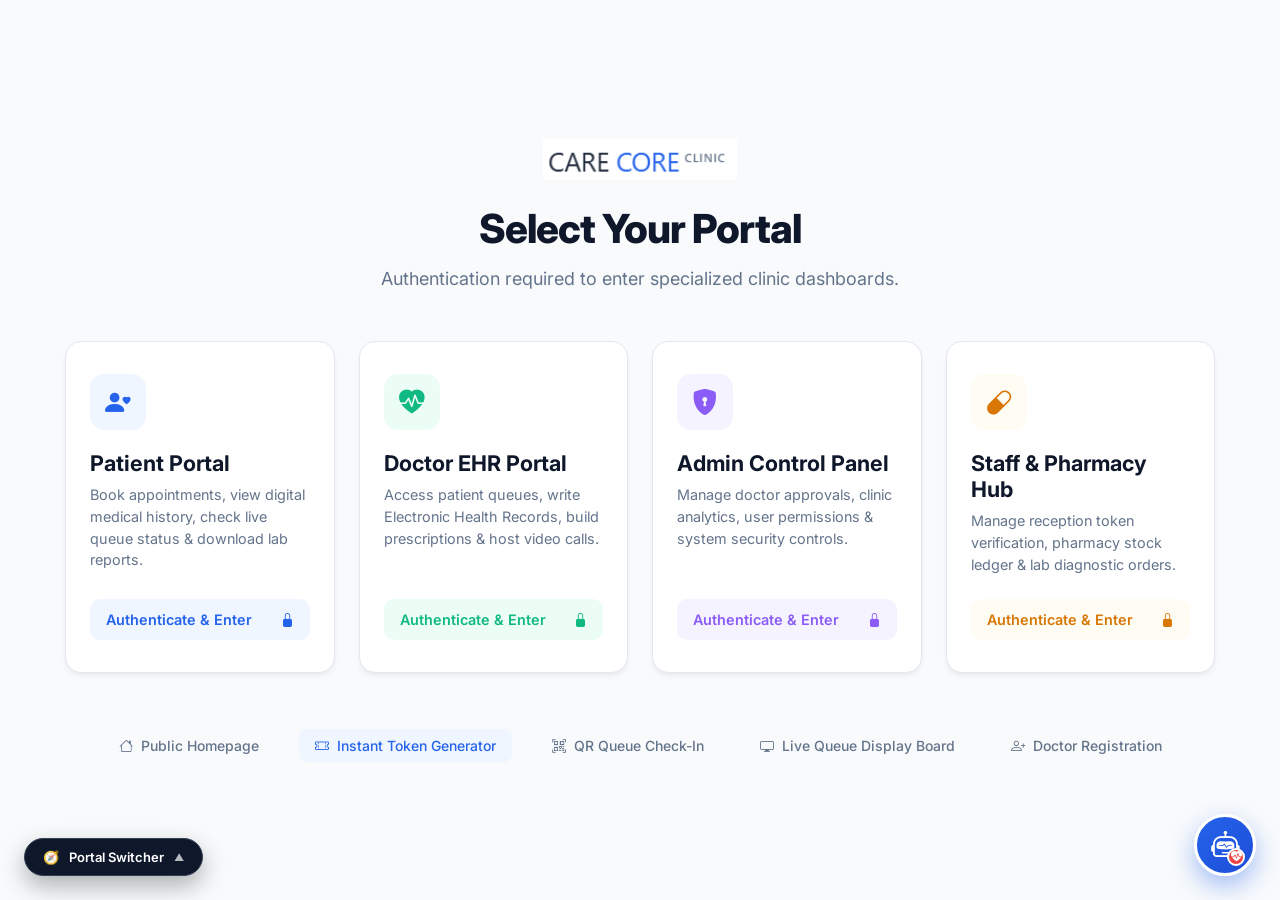
<file: src/main/resources/static/portal.html>
<!DOCTYPE html>
<html lang="en">
<head>
  <meta charset="UTF-8">
  <meta name="viewport" content="width=device-width, initial-scale=1.0">
  <title>Care Core Clinic — Portal Selection</title>
  <!-- Google Fonts: Inter -->
  <link rel="preconnect" href="https://fonts.googleapis.com">
  <link rel="preconnect" href="https://fonts.gstatic.com" crossorigin>
  <link href="https://fonts.googleapis.com/css2?family=Inter:wght@300;400;500;600;700;800&display=swap" rel="stylesheet">
  <!-- Bootstrap Icons -->
  <link rel="stylesheet" href="https://cdn.jsdelivr.net/npm/bootstrap-icons@1.11.3/font/bootstrap-icons.min.css">
  
  <style>
    :root {
      --primary: #2563eb;
      --primary-hover: #1d4ed8;
      --primary-light: #eff6ff;
      --bg: #f8fafc;
      --surface: #ffffff;
      --border: #e2e8f0;
      --text: #1e293b;
      --muted: #64748b;
      --shadow: 0 4px 6px -1px rgba(0,0,0,0.05), 0 2px 4px -1px rgba(0,0,0,0.03);
      --shadow-hover: 0 20px 25px -5px rgba(37, 99, 235, 0.1), 0 10px 10px -5px rgba(0,0,0,0.04);
      --radius: 16px;
    }

    * {
      margin: 0;
      padding: 0;
      box-sizing: border-box;
      font-family: 'Inter', sans-serif;
    }

    body {
      background: var(--bg);
      color: var(--text);
      min-height: 100vh;
      display: flex;
      flex-direction: column;
      align-items: center;
      justify-content: center;
      padding: 2rem 1rem;
    }

    .header {
      text-align: center;
      margin-bottom: 3rem;
      max-width: 600px;
    }

    .brand-badge {
      display: inline-flex;
      align-items: center;
      gap: 0.5rem;
      background: var(--primary-light);
      color: var(--primary);
      padding: 0.5rem 1.25rem;
      border-radius: 9999px;
      font-size: 0.875rem;
      font-weight: 600;
      margin-bottom: 1.25rem;
      border: 1px solid #bfdbfe;
    }

    .header h1 {
      font-size: 2.5rem;
      font-weight: 800;
      color: #0f172a;
      letter-spacing: -0.025em;
      margin-bottom: 0.75rem;
    }

    .header p {
      color: var(--muted);
      font-size: 1.125rem;
      line-height: 1.6;
    }

    .portal-grid {
      display: grid;
      grid-template-columns: repeat(auto-fit, minmax(260px, 1fr));
      gap: 1.5rem;
      width: 100%;
      max-width: 1150px;
    }

    .portal-card {
      background: var(--surface);
      border: 1px solid var(--border);
      border-radius: var(--radius);
      padding: 2rem 1.5rem;
      display: flex;
      flex-direction: column;
      text-decoration: none;
      color: inherit;
      box-shadow: var(--shadow);
      transition: all 0.3s cubic-bezier(0.4, 0, 0.2, 1);
      position: relative;
      overflow: hidden;
      cursor: pointer;
    }

    .portal-card::before {
      content: '';
      position: absolute;
      top: 0;
      left: 0;
      right: 0;
      height: 4px;
      background: transparent;
      transition: background 0.3s;
    }

    .portal-card:hover {
      transform: translateY(-6px);
      box-shadow: var(--shadow-hover);
      border-color: #bfdbfe;
    }

    .portal-card.patient:hover::before { background: #2563eb; }
    .portal-card.doctor:hover::before { background: #10b981; }
    .portal-card.admin:hover::before { background: #8b5cf6; }
    .portal-card.staff:hover::before { background: #f59e0b; }

    .icon-wrapper {
      width: 56px;
      height: 56px;
      border-radius: 14px;
      display: flex;
      align-items: center;
      justify-content: center;
      font-size: 1.6rem;
      margin-bottom: 1.25rem;
      transition: transform 0.3s;
    }

    .portal-card:hover .icon-wrapper {
      transform: scale(1.08);
    }

    .patient .icon-wrapper { background: #eff6ff; color: #2563eb; }
    .doctor .icon-wrapper { background: #ecfdf5; color: #10b981; }
    .admin .icon-wrapper { background: #f5f3ff; color: #8b5cf6; }
    .staff .icon-wrapper { background: #fffbeeb0; color: #d97706; }

    .portal-card h2 {
      font-size: 1.35rem;
      font-weight: 700;
      margin-bottom: 0.5rem;
      color: #0f172a;
    }

    .portal-card p {
      color: var(--muted);
      font-size: 0.9rem;
      line-height: 1.5;
      margin-bottom: 1.5rem;
      flex-grow: 1;
    }

    .action-btn {
      display: inline-flex;
      align-items: center;
      justify-content: space-between;
      width: 100%;
      padding: 0.75rem 1rem;
      border-radius: 10px;
      font-weight: 600;
      font-size: 0.9rem;
      transition: background 0.2s;
    }

    .patient .action-btn { background: #eff6ff; color: #2563eb; }
    .patient:hover .action-btn { background: #2563eb; color: #ffffff; }

    .doctor .action-btn { background: #ecfdf5; color: #10b981; }
    .doctor:hover .action-btn { background: #10b981; color: #ffffff; }

    .admin .action-btn { background: #f5f3ff; color: #8b5cf6; }
    .admin:hover .action-btn { background: #8b5cf6; color: #ffffff; }

    .staff .action-btn { background: #fffbeeb0; color: #d97706; }
    .staff:hover .action-btn { background: #d97706; color: #ffffff; }

    .quick-links {
      margin-top: 3.5rem;
      display: flex;
      gap: 1.5rem;
      flex-wrap: wrap;
      justify-content: center;
    }

    .quick-link-btn {
      display: inline-flex;
      align-items: center;
      gap: 0.5rem;
      color: var(--muted);
      text-decoration: none;
      font-size: 0.875rem;
      font-weight: 500;
      padding: 0.5rem 1rem;
      border-radius: 8px;
      transition: background 0.2s, color 0.2s;
    }

    .quick-link-btn:hover {
      background: #e2e8f0;
      color: var(--text);
    }

    /* Modal Overlay */
    .role-auth-modal {
      display: none;
      position: fixed;
      inset: 0;
      background: rgba(15, 23, 42, 0.75);
      backdrop-filter: blur(8px);
      z-index: 99999;
      align-items: center;
      justify-content: center;
      padding: 1rem;
    }

    .role-auth-box {
      background: #ffffff;
      border-radius: 20px;
      max-width: 440px;
      width: 100%;
      padding: 2rem;
      box-shadow: 0 25px 50px rgba(0,0,0,0.25);
      position: relative;
    }

    .auth-input {
      width: 100%;
      padding: 0.75rem 1rem;
      border-radius: 10px;
      border: 1px solid var(--border);
      font-size: 0.9rem;
      outline: none;
      margin-top: 0.4rem;
      margin-bottom: 1rem;
    }

    .demo-chip {
      background: #eff6ff;
      color: #2563eb;
      border: 1px solid #bfdbfe;
      padding: 0.4rem 0.75rem;
      border-radius: 20px;
      font-size: 0.75rem;
      font-weight: 600;
      cursor: pointer;
      margin-top: 0.5rem;
    }
  </style>
</head>
<body>

  <div class="header">
    <div style="margin-bottom: 1.25rem;">
      <img src="resources/logo.png" alt="CARE CORE CLINIC" style="height:42px; object-fit:contain;" onerror="this.src='logo.png'">
    </div>
    <h1>Select Your Portal</h1>
    <p>Authentication required to enter specialized clinic dashboards.</p>
  </div>

  <div class="portal-grid">
    <!-- Patient Portal Card -->
    <div onclick="openRoleAuthModal('patient')" class="portal-card patient">
      <div class="icon-wrapper">
        <i class="bi bi-person-heart"></i>
      </div>
      <h2>Patient Portal</h2>
      <p>Book appointments, view digital medical history, check live queue status & download lab reports.</p>
      <div class="action-btn">
        <span>Authenticate & Enter</span>
        <i class="bi bi-lock-fill"></i>
      </div>
    </div>

    <!-- Doctor Portal Card -->
    <div onclick="openRoleAuthModal('doctor')" class="portal-card doctor">
      <div class="icon-wrapper">
        <i class="bi bi-heart-pulse-fill"></i>
      </div>
      <h2>Doctor EHR Portal</h2>
      <p>Access patient queues, write Electronic Health Records, build prescriptions & host video calls.</p>
      <div class="action-btn">
        <span>Authenticate & Enter</span>
        <i class="bi bi-lock-fill"></i>
      </div>
    </div>

    <!-- Admin Portal Card -->
    <div onclick="openRoleAuthModal('admin')" class="portal-card admin">
      <div class="icon-wrapper">
        <i class="bi bi-shield-lock-fill"></i>
      </div>
      <h2>Admin Control Panel</h2>
      <p>Manage doctor approvals, clinic analytics, user permissions & system security controls.</p>
      <div class="action-btn">
        <span>Authenticate & Enter</span>
        <i class="bi bi-lock-fill"></i>
      </div>
    </div>

    <!-- Staff Portal Card -->
    <div onclick="openRoleAuthModal('staff')" class="portal-card staff">
      <div class="icon-wrapper">
        <i class="bi bi-capsule"></i>
      </div>
      <h2>Staff & Pharmacy Hub</h2>
      <p>Manage reception token verification, pharmacy stock ledger & lab diagnostic orders.</p>
      <div class="action-btn">
        <span>Authenticate & Enter</span>
        <i class="bi bi-lock-fill"></i>
      </div>
    </div>
  </div>

  <div class="quick-links">
    <a href="homepage_design.html" class="quick-link-btn"><i class="bi bi-house"></i> Public Homepage</a>
    <a href="generate-token.html" class="quick-link-btn" style="background:#eff6ff; color:#2563eb; border-color:#bfdbfe;"><i class="bi bi-ticket-perforated"></i> Instant Token Generator</a>
    <a href="queue-checkin.html" class="quick-link-btn"><i class="bi bi-qr-code-scan"></i> QR Queue Check-In</a>
    <a href="display.html" class="quick-link-btn"><i class="bi bi-display"></i> Live Queue Display Board</a>
    <a href="register.html" class="quick-link-btn"><i class="bi bi-person-plus"></i> Doctor Registration</a>
  </div>

  <!-- Role Auth Modal Window -->
  <div class="role-auth-modal" id="roleAuthModal">
    <div class="role-auth-box">
      <div style="display:flex; justify-content:space-between; align-items:center; margin-bottom:1.25rem;">
        <h3 id="modalRoleTitle" style="font-size:1.25rem; font-weight:700; color:#0f172a;">🔒 Portal Authentication</h3>
        <button onclick="closeRoleAuthModal()" style="background:none; border:none; font-size:1.4rem; cursor:pointer; color:#64748b;">&times;</button>
      </div>

      <p style="font-size:0.85rem; color:#64748b; margin-bottom:1.25rem;">Please enter your credentials to unlock your authorized dashboard.</p>

      <label style="font-size:0.8rem; font-weight:600; color:#475569;">Email / Username</label>
      <input type="text" class="auth-input" id="authEmail" placeholder="Enter your email...">

      <label style="font-size:0.8rem; font-weight:600; color:#475569;">Password</label>
      <input type="password" class="auth-input" id="authPassword" placeholder="Enter password...">

      <button id="demoCredentialBtn" class="demo-chip" onclick="fillDemoCredentials()">⚡ Fill Demo Credentials for Presentation</button>

      <button onclick="submitRoleAuth()" style="width:100%; margin-top:1.25rem; padding:0.85rem; background:#2563eb; color:white; border:none; border-radius:10px; font-weight:600; cursor:pointer;">Authenticate & Enter Portal →</button>
    </div>
  </div>

  <script>
    let currentAuthRole = 'doctor';
    const redirectMap = {
      doctor: 'doctor_portal_design.html',
      patient: 'patient_portal_design.html',
      admin: 'admin_portal_design.html',
      staff: 'staff_portal_design.html'
    };

    const demoMap = {
      doctor: { email: 'sakshi.patel@carecore.com', pass: 'Doctor@123', name: 'Dr. Sakshi Patel' },
      patient: { email: 'sakshi@gmail.com', pass: 'Patient@123', name: 'Sakshi Sardhara' },
      admin: { email: 'admin@carecore.com', pass: 'Admin@123', name: 'System Administrator' },
      staff: { email: 'staff@carecore.com', pass: 'Staff@123', name: 'Receptionist' }
    };

    function openRoleAuthModal(role) {
      currentAuthRole = role;
      document.getElementById('modalRoleTitle').innerHTML = `🔒 ${role.toUpperCase()} Portal Authentication`;
      document.getElementById('roleAuthModal').style.display = 'flex';
      fillDemoCredentials();
    }

    function closeRoleAuthModal() {
      document.getElementById('roleAuthModal').style.display = 'none';
    }

    function fillDemoCredentials() {
      const demo = demoMap[currentAuthRole];
      if (demo) {
        document.getElementById('authEmail').value = demo.email;
        document.getElementById('authPassword').value = demo.pass;
      }
    }

    function submitRoleAuth() {
      const email = document.getElementById('authEmail').value.trim();
      const pass = document.getElementById('authPassword').value.trim();

      if (!email || !pass) {
        alert('Please enter valid email/username and password!');
        return;
      }

      // Save authenticated role session
      localStorage.setItem('carecore_auth_role', currentAuthRole);
      localStorage.setItem('carecore_auth_user', email);
      
      const targetPage = redirectMap[currentAuthRole];
      alert(`✅ Authentication Successful for ${currentAuthRole.toUpperCase()}!\nRedirecting to ${targetPage}...`);
      window.location.href = targetPage;
    }
  </script>

  <script src="ai-widget.js"></script>
  <script src="global-nav.js"></script>
</body>
</html>
</file>
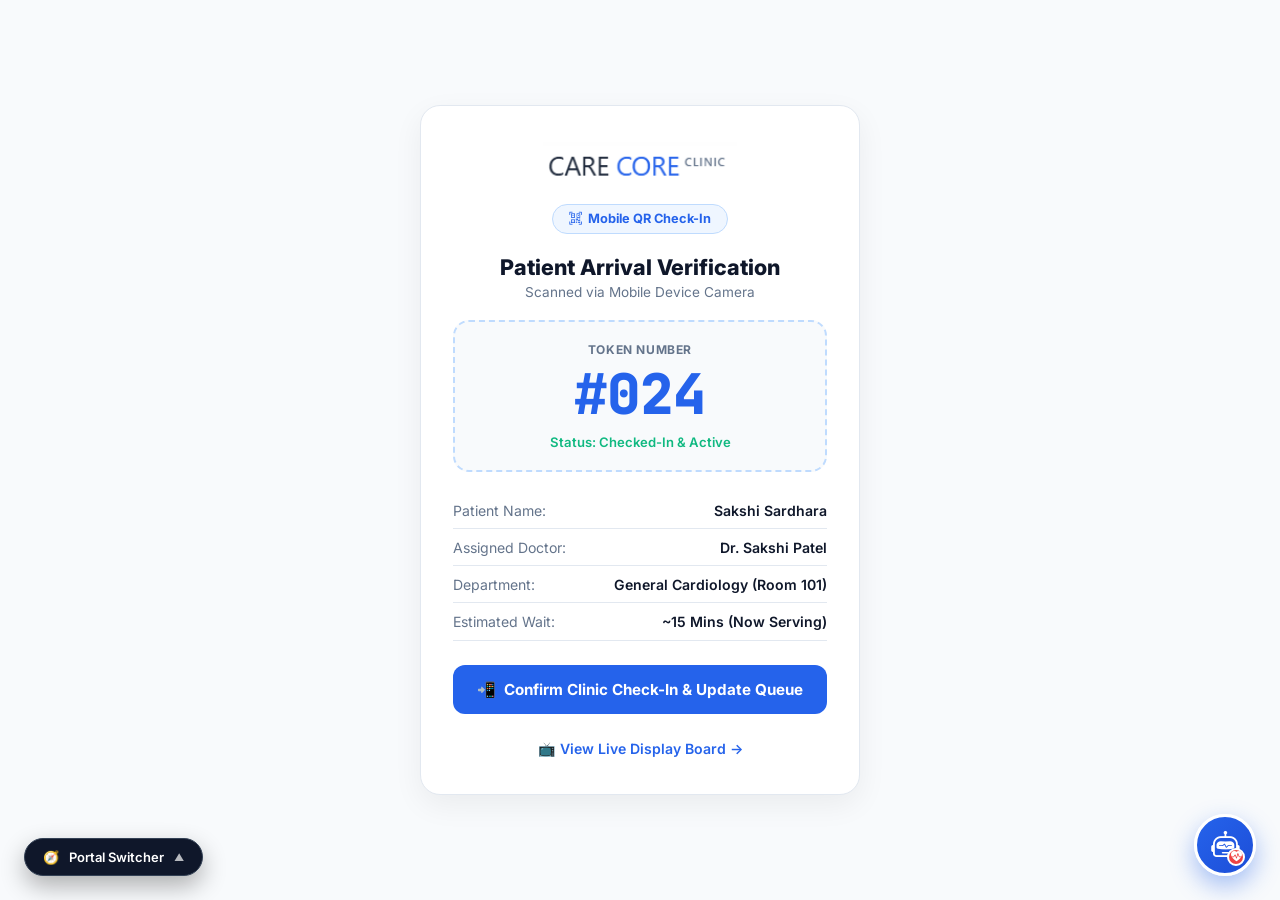
<file: src/main/resources/static/queue-checkin.html>
<!DOCTYPE html>
<html lang="en">
<head>
  <meta charset="UTF-8">
  <meta name="viewport" content="width=device-width, initial-scale=1.0">
  <title>Care Core Clinic — Mobile QR Queue Check-In</title>
  <!-- Google Fonts: Inter -->
  <link rel="preconnect" href="https://fonts.googleapis.com">
  <link rel="preconnect" href="https://fonts.gstatic.com" crossorigin>
  <link href="https://fonts.googleapis.com/css2?family=Inter:wght@300;400;500;600;700;800&family=JetBrains+Mono:wght@700&display=swap" rel="stylesheet">
  <!-- Bootstrap Icons -->
  <link rel="stylesheet" href="https://cdn.jsdelivr.net/npm/bootstrap-icons@1.11.3/font/bootstrap-icons.min.css">

  <style>
    :root {
      --primary: #2563eb;
      --primary-hover: #1d4ed8;
      --primary-light: #eff6ff;
      --bg: #f8fafc;
      --surface: #ffffff;
      --border: #e2e8f0;
      --text: #0f172a;
      --muted: #64748b;
      --shadow: 0 10px 30px rgba(0, 0, 0, 0.06);
      --radius: 20px;
    }

    * {
      margin: 0;
      padding: 0;
      box-sizing: border-box;
      font-family: 'Inter', sans-serif;
    }

    body {
      background: var(--bg);
      color: var(--text);
      min-height: 100vh;
      display: flex;
      flex-direction: column;
      align-items: center;
      justify-content: center;
      padding: 2rem 1rem;
    }

    .mobile-card {
      background: var(--surface);
      border: 1px solid var(--border);
      border-radius: var(--radius);
      max-width: 440px;
      width: 100%;
      padding: 2.25rem 2rem;
      box-shadow: var(--shadow);
      text-align: center;
    }

    .brand-logo-img {
      height: 42px;
      object-fit: contain;
      margin-bottom: 1rem;
    }

    .brand-badge {
      display: inline-flex;
      align-items: center;
      gap: 6px;
      background: var(--primary-light);
      color: var(--primary);
      padding: 0.4rem 1rem;
      border-radius: 9999px;
      font-size: 0.8rem;
      font-weight: 700;
      margin-bottom: 1.25rem;
      border: 1px solid #bfdbfe;
    }

    .token-box {
      background: #f8fafc;
      border: 2px dashed #bfdbfe;
      border-radius: 16px;
      padding: 1.25rem;
      margin: 1.25rem 0;
    }

    .token-number {
      font-size: 3.5rem;
      font-weight: 800;
      color: var(--primary);
      letter-spacing: -1px;
      font-family: 'JetBrains Mono', monospace;
    }

    .info-row {
      display: flex;
      justify-content: space-between;
      padding: 0.6rem 0;
      border-bottom: 1px solid var(--border);
      font-size: 0.88rem;
    }

    .info-row:last-child {
      border-bottom: none;
    }

    .info-label {
      color: var(--muted);
    }

    .info-val {
      font-weight: 600;
      color: #0f172a;
    }

    .checkin-btn {
      width: 100%;
      padding: 0.95rem;
      border-radius: 12px;
      background: var(--primary);
      color: #ffffff;
      border: none;
      font-size: 0.95rem;
      font-weight: 700;
      cursor: pointer;
      margin-top: 1.5rem;
      transition: all 0.2s;
      display: flex;
      align-items: center;
      justify-content: center;
      gap: 8px;
    }

    .checkin-btn:hover {
      background: var(--primary-hover);
      transform: translateY(-2px);
    }

    .success-banner {
      display: none;
      background: rgba(16,185,129,0.1);
      border: 1px solid #10b981;
      color: #065f46;
      padding: 1rem;
      border-radius: 12px;
      margin-top: 1.25rem;
      font-weight: 600;
      font-size: 0.88rem;
    }
  </style>
</head>
<body>

  <div class="mobile-card">
    <img src="resources/logo.png" alt="CARE CORE CLINIC" class="brand-logo-img" onerror="this.src='logo.png'">

    <div class="brand-badge">
      <i class="bi bi-qr-code-scan"></i> Mobile QR Check-In
    </div>

    <h2 style="font-size:1.35rem; font-weight:800; color:#0f172a; margin-bottom:0.25rem;">Patient Arrival Verification</h2>
    <p style="font-size:0.85rem; color:var(--muted);">Scanned via Mobile Device Camera</p>

    <div class="token-box">
      <div style="font-size:0.75rem; color:var(--muted); text-transform:uppercase; font-weight:700; letter-spacing:0.05em;">Token Number</div>
      <div class="token-number" id="tokenNum">#024</div>
      <div style="font-size:0.82rem; color:#10b981; font-weight:600; margin-top:0.2rem;" id="tokenStatus">Status: Checked-In & Active</div>
    </div>

    <div class="info-row">
      <span class="info-label">Patient Name:</span>
      <span class="info-val" id="patientName">Sakshi Sardhara</span>
    </div>
    <div class="info-row">
      <span class="info-label">Assigned Doctor:</span>
      <span class="info-val" id="doctorName">Dr. Sakshi Patel</span>
    </div>
    <div class="info-row">
      <span class="info-label">Department:</span>
      <span class="info-val">General Cardiology (Room 101)</span>
    </div>
    <div class="info-row">
      <span class="info-label">Estimated Wait:</span>
      <span class="info-val">~15 Mins (Now Serving)</span>
    </div>

    <button class="checkin-btn" id="confirmBtn" onclick="confirmMobileCheckIn()">
      <span>📲</span>
      <span>Confirm Clinic Check-In & Update Queue</span>
    </button>

    <div class="success-banner" id="successBanner">
      <i class="bi bi-check-circle-fill" style="font-size:1.2rem; color:#10b981;"></i><br>
      <strong>Check-In Confirmed!</strong><br>Live Queue Board Updated to NOW SERVING (#024).
    </div>

    <div style="margin-top:1.5rem;">
      <a href="display.html" style="color:var(--primary); font-size:0.88rem; text-decoration:none; font-weight:600;">📺 View Live Display Board →</a>
    </div>
  </div>

  <script>
    const urlParams = new URLSearchParams(window.location.search);
    const tokenParam = urlParams.get('token') || '024';
    document.getElementById('tokenNum').textContent = '#' + tokenParam.padStart(3, '0');

    function confirmMobileCheckIn() {
      const btn = document.getElementById('confirmBtn');
      const banner = document.getElementById('successBanner');
      
      btn.style.opacity = '0.5';
      btn.disabled = true;
      btn.innerHTML = '⌛ Updating Live Queue...';

      setTimeout(() => {
        btn.style.display = 'none';
        banner.style.display = 'block';
        localStorage.setItem('carecore_last_checkin_token', tokenParam);
      }, 700);
    }
  </script>
  <script src="global-nav.js"></script>
  <script src="ai-widget.js"></script>
</body>
</html>
</file>
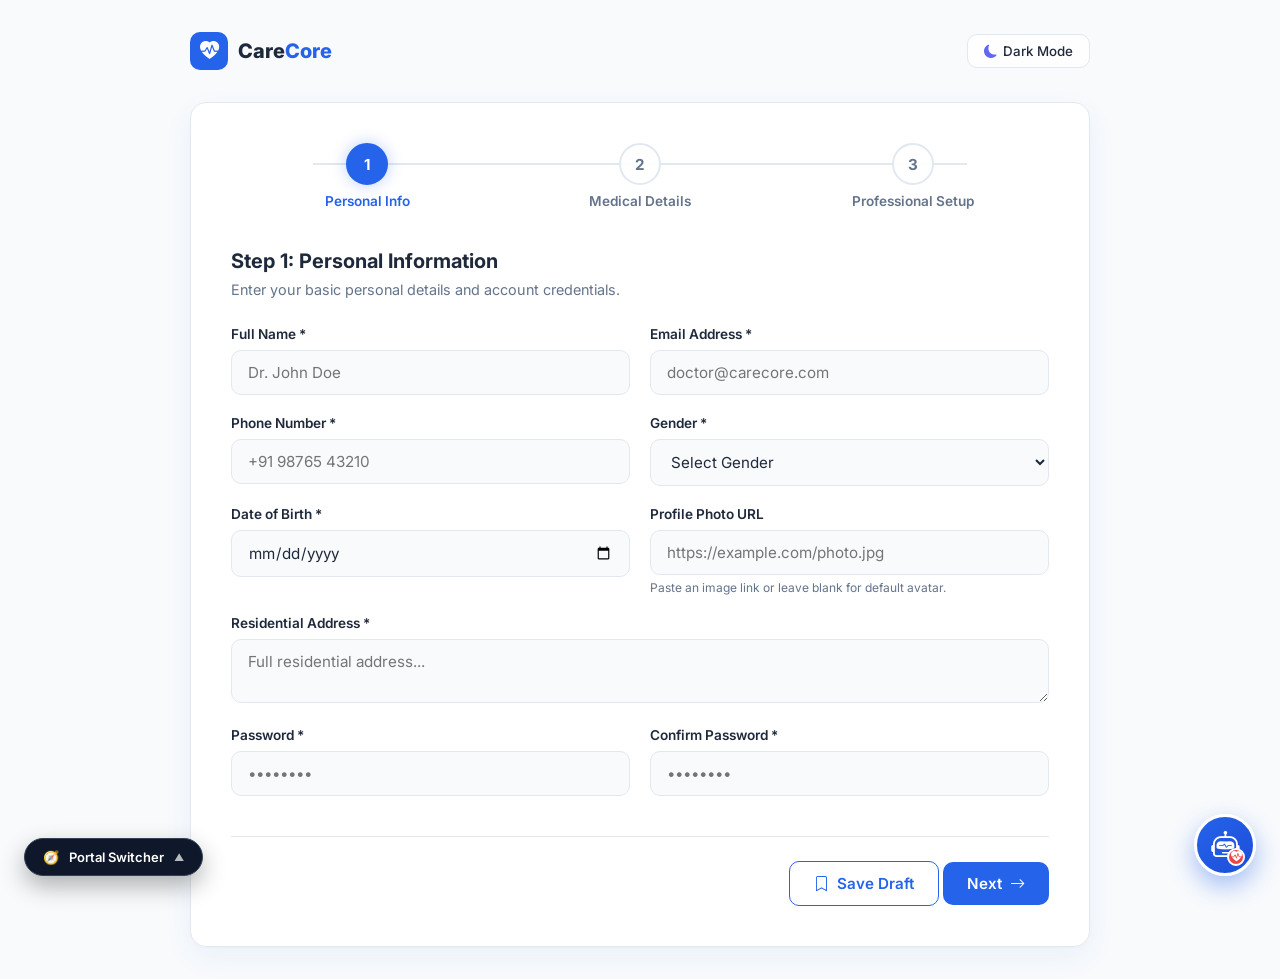
<file: src/main/resources/static/register.html>
<!DOCTYPE html>
<html lang="en">
<head>
  <meta charset="UTF-8">
  <meta name="viewport" content="width=device-width, initial-scale=1.0">
  <title>Care Core Clinic — Doctor Registration Wizard</title>
  <!-- Google Fonts: Inter -->
  <link rel="preconnect" href="https://fonts.googleapis.com">
  <link rel="preconnect" href="https://fonts.gstatic.com" crossorigin>
  <link href="https://fonts.googleapis.com/css2?family=Inter:wght@300;400;500;600;700;800&display=swap" rel="stylesheet">
  <!-- Bootstrap Icons -->
  <link rel="stylesheet" href="https://cdn.jsdelivr.net/npm/bootstrap-icons@1.11.3/font/bootstrap-icons.min.css">
  
  <style>
    :root {
      --primary: #2563eb;
      --primary-hover: #1d4ed8;
      --primary-light: #eff6ff;
      --bg: #f8fafc;
      --surface: rgba(255, 255, 255, 0.9);
      --border: #e2e8f0;
      --text: #1e293b;
      --muted: #64748b;
      --radius: 16px;
      --shadow: 0 10px 30px rgba(37, 99, 235, 0.06), 0 1px 3px rgba(0, 0, 0, 0.03);
    }

    [data-theme="dark"] {
      --bg: #0f172a;
      --surface: rgba(30, 41, 59, 0.85);
      --border: #334155;
      --text: #f8fafc;
      --muted: #94a3b8;
      --primary-light: rgba(37, 99, 235, 0.15);
      --shadow: 0 10px 30px rgba(0, 0, 0, 0.3);
    }

    * { margin: 0; padding: 0; box-sizing: border-box; font-family: 'Inter', sans-serif; }

    body {
      background: var(--bg);
      color: var(--text);
      min-height: 100vh;
      display: flex;
      flex-direction: column;
      align-items: center;
      padding: 2rem 1rem;
      transition: background 0.3s, color 0.3s;
    }

    /* Top Nav */
    .nav-bar {
      width: 100%;
      max-width: 900px;
      display: flex;
      align-items: center;
      justify-content: space-between;
      margin-bottom: 2rem;
    }

    .brand-logo {
      display: flex;
      align-items: center;
      gap: 10px;
      font-weight: 800;
      font-size: 1.25rem;
      text-decoration: none;
      color: var(--text);
    }

    .brand-logo-icon {
      width: 38px;
      height: 38px;
      background: var(--primary);
      color: white;
      border-radius: 10px;
      display: flex;
      align-items: center;
      justify-content: center;
      font-size: 1.2rem;
    }

    .theme-toggle-btn {
      background: var(--surface);
      border: 1px solid var(--border);
      color: var(--text);
      padding: 0.5rem 1rem;
      border-radius: 10px;
      cursor: pointer;
      font-weight: 500;
      display: flex;
      align-items: center;
      gap: 6px;
    }

    /* Wizard Container (Glassmorphism) */
    .wizard-container {
      width: 100%;
      max-width: 900px;
      background: var(--surface);
      backdrop-filter: blur(16px);
      -webkit-backdrop-filter: blur(16px);
      border: 1px solid var(--border);
      border-radius: var(--radius);
      box-shadow: var(--shadow);
      padding: 2.5rem;
      position: relative;
    }

    /* Stepper Bar */
    .stepper {
      display: flex;
      justify-content: space-between;
      margin-bottom: 2.5rem;
      position: relative;
    }

    .stepper::before {
      content: '';
      position: absolute;
      top: 20px;
      left: 10%;
      right: 10%;
      height: 2px;
      background: var(--border);
      z-index: 1;
    }

    .stepper-progress {
      position: absolute;
      top: 20px;
      left: 10%;
      height: 2px;
      background: var(--primary);
      z-index: 1;
      transition: width 0.3s ease;
      width: 0%;
    }

    .step-item {
      position: relative;
      z-index: 2;
      display: flex;
      flex-direction: column;
      align-items: center;
      gap: 8px;
      flex: 1;
    }

    .step-circle {
      width: 42px;
      height: 42px;
      border-radius: 50%;
      background: var(--surface);
      border: 2px solid var(--border);
      color: var(--muted);
      display: flex;
      align-items: center;
      justify-content: center;
      font-weight: 700;
      font-size: 0.95rem;
      transition: all 0.3s;
    }

    .step-item.active .step-circle {
      border-color: var(--primary);
      background: var(--primary);
      color: white;
      box-shadow: 0 0 15px rgba(37, 99, 235, 0.3);
    }

    .step-item.completed .step-circle {
      border-color: #10b981;
      background: #10b981;
      color: white;
    }

    .step-label {
      font-size: 0.85rem;
      font-weight: 600;
      color: var(--muted);
    }

    .step-item.active .step-label {
      color: var(--primary);
    }

    /* Form Step Panels */
    .step-panel {
      display: none;
      animation: fadeIn 0.3s ease-in-out;
    }

    .step-panel.active {
      display: block;
    }

    @keyframes fadeIn {
      from { opacity: 0; transform: translateY(8px); }
      to { opacity: 1; transform: translateY(0); }
    }

    .section-title {
      font-size: 1.25rem;
      font-weight: 700;
      margin-bottom: 0.5rem;
    }

    .section-desc {
      color: var(--muted);
      font-size: 0.9rem;
      margin-bottom: 1.75rem;
    }

    .form-grid {
      display: grid;
      grid-template-columns: repeat(2, 1fr);
      gap: 1.25rem;
    }

    .form-group.full-width {
      grid-column: span 2;
    }

    label {
      display: block;
      font-size: 0.85rem;
      font-weight: 600;
      margin-bottom: 0.5rem;
    }

    input, select, textarea {
      width: 100%;
      padding: 0.75rem 1rem;
      border: 1px solid var(--border);
      border-radius: 10px;
      background: var(--bg);
      color: var(--text);
      font-size: 0.95rem;
      outline: none;
      transition: border-color 0.2s, box-shadow 0.2s;
    }

    input:focus, select:focus, textarea:focus {
      border-color: var(--primary);
      box-shadow: 0 0 0 3px rgba(37, 99, 235, 0.15);
    }

    .input-hint {
      font-size: 0.75rem;
      color: var(--muted);
      margin-top: 0.3rem;
    }

    .toggle-group {
      display: flex;
      align-items: center;
      gap: 12px;
      padding: 0.75rem 1rem;
      background: var(--bg);
      border: 1px solid var(--border);
      border-radius: 10px;
    }

    .toggle-group input[type="checkbox"] {
      width: auto;
      cursor: pointer;
    }

    /* Buttons Footer */
    .wizard-actions {
      display: flex;
      align-items: center;
      justify-content: space-between;
      margin-top: 2.5rem;
      padding-top: 1.5rem;
      border-top: 1px solid var(--border);
    }

    .btn {
      padding: 0.75rem 1.5rem;
      border-radius: 10px;
      font-weight: 600;
      font-size: 0.95rem;
      cursor: pointer;
      border: none;
      display: inline-flex;
      align-items: center;
      gap: 8px;
      transition: all 0.2s;
    }

    .btn-secondary {
      background: var(--bg);
      color: var(--text);
      border: 1px solid var(--border);
    }

    .btn-secondary:hover {
      background: var(--border);
    }

    .btn-primary {
      background: var(--primary);
      color: white;
    }

    .btn-primary:hover {
      background: var(--primary-hover);
    }

    .btn-outline {
      background: transparent;
      border: 1px solid var(--primary);
      color: var(--primary);
    }

    .btn-outline:hover {
      background: var(--primary-light);
    }

    /* Toast Notification */
    .toast-msg {
      display: none;
      position: fixed;
      bottom: 2rem;
      right: 2rem;
      background: #10b981;
      color: white;
      padding: 1rem 1.5rem;
      border-radius: 12px;
      font-weight: 600;
      box-shadow: 0 10px 25px rgba(0,0,0,0.15);
      z-index: 1000;
    }

    @media (max-width: 768px) {
      .form-grid { grid-template-columns: 1fr; }
      .form-group.full-width { grid-column: span 1; }
    }
  </style>
</head>
<body>

  <div class="nav-bar">
    <a href="portal.html" class="brand-logo">
      <div class="brand-logo-icon"><i class="bi bi-heart-pulse-fill"></i></div>
      <span>Care<span style="color:var(--primary);">Core</span></span>
    </a>
    <button class="theme-toggle-btn" id="themeToggleBtn" onclick="toggleTheme()">
      <i class="bi bi-moon"></i> Dark Mode
    </button>
  </div>

  <div class="wizard-container">

    <!-- Stepper Header -->
    <div class="stepper">
      <div class="stepper-progress" id="stepperProgress"></div>
      
      <div class="step-item active" id="stepIndicator1">
        <div class="step-circle">1</div>
        <div class="step-label">Personal Info</div>
      </div>
      
      <div class="step-item" id="stepIndicator2">
        <div class="step-circle">2</div>
        <div class="step-label">Medical Details</div>
      </div>
      
      <div class="step-item" id="stepIndicator3">
        <div class="step-circle">3</div>
        <div class="step-label">Professional Setup</div>
      </div>
    </div>

    <!-- Form Start -->
    <form id="doctorWizardForm">

      <!-- STEP 1: Personal Information -->
      <div class="step-panel active" id="stepPanel1">
        <div class="section-title">Step 1: Personal Information</div>
        <div class="section-desc">Enter your basic personal details and account credentials.</div>

        <div class="form-grid">
          <div class="form-group">
            <label>Full Name *</label>
            <input type="text" id="fullName" placeholder="Dr. John Doe" required>
          </div>

          <div class="form-group">
            <label>Email Address *</label>
            <input type="email" id="email" placeholder="doctor@carecore.com" required>
          </div>

          <div class="form-group">
            <label>Phone Number *</label>
            <input type="tel" id="phone" placeholder="+91 98765 43210" required>
          </div>

          <div class="form-group">
            <label>Gender *</label>
            <select id="gender" required>
              <option value="">Select Gender</option>
              <option value="male">Male</option>
              <option value="female">Female</option>
              <option value="other">Other</option>
            </select>
          </div>

          <div class="form-group">
            <label>Date of Birth *</label>
            <input type="date" id="dateOfBirth" required>
          </div>

          <div class="form-group">
            <label>Profile Photo URL</label>
            <input type="text" id="profilePhotoUrl" placeholder="https://example.com/photo.jpg">
            <div class="input-hint">Paste an image link or leave blank for default avatar.</div>
          </div>

          <div class="form-group full-width">
            <label>Residential Address *</label>
            <textarea id="address" rows="2" placeholder="Full residential address..." required></textarea>
          </div>

          <div class="form-group">
            <label>Password *</label>
            <input type="password" id="password" placeholder="••••••••" required>
          </div>

          <div class="form-group">
            <label>Confirm Password *</label>
            <input type="password" id="confirmPassword" placeholder="••••••••" required>
          </div>
        </div>
      </div>

      <!-- STEP 2: Medical Details -->
      <div class="step-panel" id="stepPanel2">
        <div class="section-title">Step 2: Medical & Academic Qualifications</div>
        <div class="section-desc">Provide your medical license registration, council details, and experience.</div>

        <div class="form-grid">
          <div class="form-group">
            <label>Medical Registration Number *</label>
            <input type="text" id="registrationNumber" placeholder="REG-123456" required>
          </div>

          <div class="form-group">
            <label>Medical Council *</label>
            <input type="text" id="medicalCouncil" placeholder="Medical Council of India / State Council" required>
          </div>

          <div class="form-group">
            <label>Primary Qualification / Degree *</label>
            <input type="text" id="qualification" placeholder="MBBS, MD (Dermatology)" required>
          </div>

          <div class="form-group">
            <label>Specialization *</label>
            <select id="specialization" required>
              <option value="">Select Specialization</option>
              <option value="General Medicine">General Medicine</option>
              <option value="Cardiology">Cardiology</option>
              <option value="Dermatology">Dermatology</option>
              <option value="Pediatrics">Pediatrics</option>
              <option value="Orthopedics">Orthopedics</option>
              <option value="Neurology">Neurology</option>
              <option value="Gynecology">Gynecology</option>
            </select>
          </div>

          <div class="form-group">
            <label>Years of Experience *</label>
            <input type="number" id="yearsExperience" min="0" placeholder="10" required>
          </div>

          <div class="form-group">
            <label>Hospital / Clinic Association</label>
            <input type="text" id="hospital" placeholder="Care Core General Hospital">
          </div>

          <div class="form-group">
            <label>Department</label>
            <input type="text" id="department" placeholder="Outpatient Department (OPD)">
          </div>

          <div class="form-group">
            <label>Languages Spoken</label>
            <input type="text" id="languagesSpoken" placeholder="English, Hindi, Gujarati">
          </div>

          <div class="form-group full-width">
            <label>Biography & Professional Summary</label>
            <textarea id="profileBio" rows="3" placeholder="Brief background about your medical expertise and practice..."></textarea>
          </div>
        </div>
      </div>

      <!-- STEP 3: Professional Setup -->
      <div class="step-panel" id="stepPanel3">
        <div class="section-title">Step 3: Professional Consultation Setup</div>
        <div class="section-desc">Set your consultation fee, working hours, and clinic location.</div>

        <div class="form-grid">
          <div class="form-group">
            <label>Consultation Fee (₹) *</label>
            <input type="number" id="consultationFee" min="0" value="500" required>
          </div>

          <div class="form-group">
            <label>Slot Duration (Minutes)</label>
            <select id="slotDuration">
              <option value="10">10 Minutes</option>
              <option value="15" selected>15 Minutes</option>
              <option value="20">20 Minutes</option>
              <option value="30">30 Minutes</option>
            </select>
          </div>

          <div class="form-group">
            <label>Available Working Days</label>
            <input type="text" id="availableDays" value="Mon, Tue, Wed, Thu, Fri, Sat">
          </div>

          <div class="form-group">
            <label>Working Hours</label>
            <input type="text" id="workingHours" value="09:00 AM - 05:00 PM">
          </div>

          <div class="form-group full-width">
            <label>Clinic Physical Address *</label>
            <textarea id="clinicAddress" rows="2" placeholder="Building No, Street, City, State, Pincode..." required>Care Core Medical Center, MG Road, Mumbai</textarea>
          </div>

          <div class="form-group">
            <div class="toggle-group">
              <input type="checkbox" id="isOnlineAvailable" checked>
              <label for="isOnlineAvailable" style="margin:0;">Enable Telehealth Video Consultations</label>
            </div>
          </div>

          <div class="form-group">
            <div class="toggle-group">
              <input type="checkbox" id="isOfflineAvailable" checked>
              <label for="isOfflineAvailable" style="margin:0;">Enable In-Person Walk-in Visits</label>
            </div>
          </div>
        </div>
      </div>

      <!-- Actions Footer -->
      <div class="wizard-actions">
        <button type="button" class="btn btn-secondary" id="prevBtn" onclick="navigateStep(-1)" style="visibility:hidden;">
          <i class="bi bi-arrow-left"></i> Previous
        </button>

        <div>
          <button type="button" class="btn btn-outline" onclick="saveDraft()">
            <i class="bi bi-bookmark"></i> Save Draft
          </button>
          
          <button type="button" class="btn btn-primary" id="nextBtn" onclick="navigateStep(1)">
            Next <i class="bi bi-arrow-right"></i>
          </button>
          
          <button type="submit" class="btn btn-primary" id="submitBtn" style="display:none;">
            Submit Application <i class="bi bi-check-circle"></i>
          </button>
        </div>
      </div>

    </form>
  </div>

  <div class="toast-msg" id="toastMsg"></div>

  <!-- Include Theme & Wizard Logic Scripts -->
  <script src="theme.js"></script>
  <script src="register.js"></script>
  <script src="ai-widget.js"></script>
  <script src="global-nav.js"></script>
</body>
</html>
</file>
<file: src/main/resources/static/style.css>
/* ==========================================================================
   1. CORE THEME TOKENS & RESET
   ========================================================================== */
:root {
  /* Fonts */
  --font-head: 'Inter', -apple-system, BlinkMacSystemFont, 'Segoe UI', Roboto, sans-serif;
  --font-body: 'Inter', -apple-system, BlinkMacSystemFont, 'Segoe UI', Roboto, sans-serif;
  --font-mono: 'JetBrains Mono', monospace;

  /* Dimensions */
  --sidebar-w: 260px;
  --radius: 14px;

  /* Light Theme Palette - Master Reference */
  --bg:          #f8fafc;
  --bg-mid:      #ffffff;
  --surface:     #ffffff;
  --surface2:    #f1f5f9;
  --border:      #e2e8f0;
  --gold:        #2563eb; /* Primary Accent Blue */
  --gold-lt:     #3b82f6;
  --gold-glow:   rgba(37, 99, 235, 0.12);
  --primary:     #2563eb;
  --primary-bg:  #eff6ff;
  --text:        #1e293b;
  --muted:       #64748b;
  --red:         #ef4444;
  --green:       #10b981;
  --amber:       #f59e0b;
  --blue:        #2563eb;
  --shadow:      0 1px 3px 0 rgba(0, 0, 0, 0.04), 0 1px 2px -1px rgba(0, 0, 0, 0.02);
  --shadow-lg:   0 10px 15px -3px rgba(0, 0, 0, 0.05), 0 4px 6px -4px rgba(0, 0, 0, 0.02);
  --notice-bg:   #eff6ff;
  --notice-bdr:  #bfdbfe;
  --notice-txt:  #1e40af;
}

[data-theme="dark"] {
  /* Dark Theme Palette */
  --bg:          #030712;
  --bg-mid:      rgba(13, 27, 42, 0.85);
  --surface:     rgba(13, 27, 42, 0.45);
  --surface2:    rgba(255, 255, 255, 0.02);
  --border:      rgba(201, 168, 76, 0.12);
  --gold:        #d4a843;
  --gold-lt:     #f5d061;
  --gold-glow:   rgba(201, 168, 76, 0.15);
  --text:        #f3f4f6;
  --muted:       #9ca3af;
  --red:         #ef4444;
  --green:       #10b981;
  --amber:       #f97316;
  --blue:        #3b82f6;
  --shadow:      0 8px 30px rgba(0, 0, 0, 0.25);
  --shadow-lg:   0 20px 50px rgba(201, 168, 76, 0.1), 0 4px 12px rgba(0, 0, 0, 0.2);
  --notice-bg:   rgba(59, 130, 246, 0.05);
  --notice-bdr:  rgba(59, 130, 246, 0.15);
  --notice-txt:  #93c5fd;
}

/* Base Reset */
*, *::before, *::after {
  margin: 0;
  padding: 0;
  box-sizing: border-box;
}

/* Custom Sleek Scrollbar */
::-webkit-scrollbar {
  width: 8px;
  height: 8px;
}
::-webkit-scrollbar-track {
  background: transparent;
}
::-webkit-scrollbar-thumb {
  background: var(--border);
  border-radius: 4px;
}
::-webkit-scrollbar-thumb:hover {
  background: var(--gold-lt);
}

body {
  font-family: var(--font-body);
  background: var(--bg);
  color: var(--text);
  min-height: 100vh;
  transition: background 0.35s, color 0.35s;
  overflow-x: hidden;
}

body.doctor-page, body.admin-page {
  display: flex;
  /* Guarantee body has height so iOS fixed children receive touch events */
  min-height: 100vh;
  min-height: 100dvh;
  /* Allow scroll so the keyboard doesn't bury the login form */
  overflow-y: auto;
  overflow-x: hidden;
}

#appContent {
  display: none; /* toggled to flex by JS */
  width: 100%;
  min-height: 100vh;
}

/* Decorative Background Grids & Meshes */
.bg-grid {
  position: fixed;
  inset: 0;
  background-image: linear-gradient(rgba(168, 115, 26, 0.02) 1px, transparent 1px),
                    linear-gradient(90deg, rgba(168, 115, 26, 0.02) 1px, transparent 1px);
  background-size: 56px 56px;
  pointer-events: none;
  z-index: 0;
}
[data-theme="dark"] .bg-grid {
  background-image: linear-gradient(rgba(201, 168, 76, 0.015) 1px, transparent 1px),
                    linear-gradient(90deg, rgba(201, 168, 76, 0.015) 1px, transparent 1px);
}

.bg-mesh {
  position: fixed;
  inset: 0;
  pointer-events: none;
  z-index: 0;
  overflow: hidden;
}
.bg-mesh::before {
  content: '';
  position: absolute;
  width: 70%;
  height: 70%;
  top: -10%;
  right: -15%;
  background: radial-gradient(ellipse, var(--gold-glow) 0%, transparent 65%);
  animation: meshFloat 18s ease-in-out infinite alternate;
}
.bg-mesh::after {
  content: '';
  position: absolute;
  width: 50%;
  height: 50%;
  bottom: -10%;
  left: -10%;
  background: radial-gradient(ellipse, rgba(29, 111, 164, 0.06) 0%, transparent 65%);
  animation: meshFloat 22s ease-in-out infinite alternate-reverse;
}
@keyframes meshFloat {
  from { transform: translate(0,0) scale(1); }
  to { transform: translate(3%, 4%) scale(1.07); }
}

/* Global Animations */
@keyframes pgIn {
  from { opacity: 0; transform: translateY(8px); }
  to { opacity: 1; transform: translateY(0); }
}
@keyframes fadeIn {
  from { opacity: 0; }
  to { opacity: 1; }
}

/* ==========================================================================
   2. GLOBAL LAYOUT & NAV BAR COMPONENTS
   ========================================================================== */
.topbar {
  position: sticky;
  top: 0;
  z-index: 100;
  display: flex;
  align-items: center;
  justify-content: space-between;
  padding: 0 1.5rem;
  height: 58px;
  background: var(--bg-mid);
  border-bottom: 1px solid var(--border);
  backdrop-filter: blur(24px) saturate(180%);
  -webkit-backdrop-filter: blur(24px) saturate(180%);
  box-shadow: 0 4px 30px rgba(0, 0, 0, 0.02);
  transition: background 0.35s, border-color 0.35s, box-shadow 0.35s;
}
[data-theme="dark"] .topbar {
  box-shadow: 0 4px 30px rgba(0, 0, 0, 0.2);
}

.brand-wrap, .sb-brand-wrap, .logo-wrap {
  display: flex;
  align-items: center;
  gap: 0.6rem;
  text-decoration: none;
}

.brand-logo {
  height: 30px;
  width: auto;
  border-radius: 6px;
  object-fit: contain;
  box-shadow: 0 2px 8px rgba(0, 0, 0, 0.08);
  transition: transform 0.3s cubic-bezier(0.16, 1, 0.3, 1);
}
.brand-wrap:hover .brand-logo,
.sb-brand-wrap:hover .brand-logo,
.logo-wrap:hover .brand-logo {
  transform: scale(1.05);
}

.login-logo-img {
  display: block;
  max-width: 220px;
  height: auto;
  margin: 0 auto 1.5rem;
  border-radius: 12px;
  box-shadow: var(--shadow-lg);
  border: 1px solid var(--border);
  transition: transform 0.3s ease;
}
.login-logo-img:hover {
  transform: scale(1.02);
}

.brand, .logo {
  font-family: var(--font-head);
  font-size: 1.25rem;
  letter-spacing: -0.01em;
  color: var(--text);
  text-decoration: none;
}
.brand em, .logo span {
  color: var(--gold);
  font-style: normal;
}
.brand sup {
  font-size: 0.55rem;
  font-family: var(--font-body);
  color: var(--muted);
  margin-left: 4px;
  letter-spacing: 0.08em;
  font-weight: 500;
}

.topbar-right, .nav-right {
  display: flex;
  align-items: center;
  gap: 0.75rem;
}
.nav-link {
  font-size: .82rem;
  color: var(--muted);
  text-decoration: none;
  transition: color 0.3s ease, transform 0.2s ease;
  font-weight: 500;
}
.nav-link:hover {
  color: var(--text);
  transform: translateY(-1px);
}

#liveClock {
  font-family: var(--font-mono);
  font-size: 0.78rem;
  color: var(--muted);
}

.theme-btn {
  width: 34px;
  height: 34px;
  border-radius: 50%;
  background: var(--surface2);
  border: 1px solid var(--border);
  cursor: pointer;
  display: flex;
  align-items: center;
  justify-content: center;
  font-size: 0.95rem;
  transition: all 0.3s cubic-bezier(0.16, 1, 0.3, 1);
  color: var(--text);
}
.theme-btn:hover {
  transform: rotate(18deg) scale(1.1);
  background: var(--gold-glow);
  border-color: var(--gold);
}

/* App Containers */
.wrap {
  position: relative;
  z-index: 1;
  max-width: 820px;
  margin: 0 auto;
  padding: 1.25rem 1rem 4rem;
}

main {
  position: relative;
  z-index: 1;
  max-width: 840px;
  margin: 0 auto;
  padding: 2.5rem 1.5rem 5rem;
}

/* ==========================================================================
   3. SIDEBAR STRUCTURE
   ========================================================================== */
.sidebar {
  width: var(--sidebar-w);
  background: var(--bg-mid);
  border-right: 1px solid var(--border);
  display: flex;
  flex-direction: column;
  position: fixed;
  height: 100vh;
  z-index: 20;
  backdrop-filter: blur(24px) saturate(180%);
  -webkit-backdrop-filter: blur(24px) saturate(180%);
  transition: background 0.35s, border-color 0.35s, box-shadow 0.35s;
  box-shadow: 4px 0 30px rgba(0, 0, 0, 0.02);
}
[data-theme="dark"] .sidebar {
  box-shadow: 4px 0 30px rgba(0, 0, 0, 0.3);
}
.sb-header { padding: 1.3rem 1.2rem 1rem; border-bottom: 1px solid var(--border); }
.sb-brand { font-family: var(--font-head); font-size: 1.25rem; }
.sb-brand em { color: var(--gold); font-style: normal; }
.sb-brand sup { font-size: .5rem; font-family: var(--font-body); color: var(--muted); margin-left: 4px; letter-spacing: .07em; }

.sb-admin, .sb-doctor {
  display: flex;
  align-items: center;
  gap: .6rem;
  padding: .85rem 1.2rem;
  border-bottom: 1px solid var(--border);
}
.admin-avatar, .doc-avatar, .ppb-avatar {
  width: 34px;
  height: 34px;
  border-radius: 50%;
  background: linear-gradient(135deg, var(--gold), var(--gold-lt));
  display: flex;
  align-items: center;
  justify-content: center;
  font-weight: 700;
  font-size: .8rem;
  color: #1a1200;
  flex-shrink: 0;
}
.admin-info, .doc-info { overflow: hidden; }
.admin-name, .doc-name { font-size: .84rem; font-weight: 600; white-space: nowrap; overflow: hidden; text-overflow: ellipsis; }
.admin-role, .doc-role { font-size: .65rem; color: var(--muted); text-transform: uppercase; letter-spacing: .07em; }

.sb-nav { flex: 1; overflow-y: auto; padding: .7rem 0; }
.nav-section { font-size: .6rem; text-transform: uppercase; color: var(--muted); padding: 0 1.2rem; margin: .8rem 0 .2rem; font-weight: 600; letter-spacing: .08em; }

.nav-item {
  display: flex;
  align-items: center;
  gap: .75rem;
  padding: .65rem 1.2rem;
  margin: 0.15rem 0.6rem;
  border-radius: 10px;
  cursor: pointer;
  color: var(--muted);
  font-size: .86rem;
  font-weight: 500;
  transition: all 0.3s cubic-bezier(0.25, 0.8, 0.25, 1);
  user-select: none;
  position: relative;
}
.nav-item:hover {
  background: var(--surface2);
  color: var(--text);
  transform: translateX(4px);
}
.nav-item.active {
  background: linear-gradient(90deg, var(--gold-glow) 0%, rgba(168, 115, 26, 0.02) 100%);
  color: var(--gold);
  font-weight: 600;
  box-shadow: inset 3px 0 0 var(--gold);
}
[data-theme="dark"] .nav-item.active {
  background: linear-gradient(90deg, rgba(201, 168, 76, 0.12) 0%, rgba(201, 168, 76, 0.02) 100%);
  color: var(--gold);
}

.nav-badge {
  margin-left: auto;
  background: var(--red);
  color: #fff;
  font-size: .59rem;
  padding: .1rem .42rem;
  border-radius: 8px;
  font-weight: 700;
  display: none;
}
.nav-badge.show {
  display: inline-block;
}

.sb-footer { padding: .85rem 1.2rem; border-top: 1px solid var(--border); display: flex; flex-direction: column; gap: .45rem; }
.sb-footer button { width: 100%; background: transparent; border: 1px solid var(--border); color: var(--muted); padding: .45rem; border-radius: 8px; cursor: pointer; font-family: var(--font-body); font-size: .8rem; transition: all .2s; }
.sb-footer button:hover { border-color: var(--gold); color: var(--gold); }

/* Main layout context alongside standard sidebar */
.main {
  flex: 1;
  margin-left: var(--sidebar-w);
  display: flex;
  flex-direction: column;
  position: relative;
  z-index: 1;
  min-height: 100vh;
}
.top-bar {
  position: sticky;
  top: 0;
  z-index: 10;
  padding: .9rem 1.75rem;
  border-bottom: 1px solid var(--border);
  display: flex;
  justify-content: space-between;
  align-items: center;
  background: var(--bg-mid);
  backdrop-filter: blur(24px) saturate(180%);
  -webkit-backdrop-filter: blur(24px) saturate(180%);
  box-shadow: 0 4px 30px rgba(0, 0, 0, 0.02);
  transition: background 0.35s, border-color 0.35s, box-shadow 0.35s;
}
[data-theme="dark"] .top-bar {
  box-shadow: 0 4px 30px rgba(0, 0, 0, 0.2);
}
.top-title { font-family: var(--font-head); font-size: 1.05rem; }
.top-right { display: flex; align-items: center; gap: .75rem; }
.content { padding: 1.5rem 1.75rem; flex: 1; overflow-y: auto; }

.page { display: none; animation: pgIn .3s ease; }
.page.active { display: block; }

/* ==========================================================================
   4. NAVIGATION TABS & CHIPS
   ========================================================================== */
.nav-tabs {
  display: flex;
  gap: 0.4rem;
  margin-bottom: 1.25rem;
  background: var(--bg-mid);
  border: 1px solid var(--border);
  border-radius: var(--radius);
  padding: 0.4rem;
  box-shadow: var(--shadow);
  backdrop-filter: blur(24px) saturate(180%);
  -webkit-backdrop-filter: blur(24px) saturate(180%);
}
.nav-tab {
  flex: 1;
  padding: 0.6rem 0.8rem;
  border-radius: 12px;
  border: none;
  cursor: pointer;
  font-family: var(--font-body);
  font-size: 0.82rem;
  font-weight: 600;
  color: var(--muted);
  background: transparent;
  transition: all 0.3s cubic-bezier(0.16, 1, 0.3, 1);
  white-space: nowrap;
}
.nav-tab:hover {
  color: var(--text);
  background: var(--surface2);
}
.nav-tab.active {
  background: var(--gold);
  color: #ffffff;
  box-shadow: 0 4px 15px var(--gold-glow);
  font-weight: 700;
}
[data-theme="dark"] .nav-tab.active { color: #030712; }

/* Inventory / Module Specific Tabs */
.inv-tabs { display: flex; gap: .5rem; margin-bottom: 1rem; }
.inv-tab {
  padding: .45rem 1rem;
  border-radius: 8px;
  font-size: .82rem;
  cursor: pointer;
  border: 1px solid var(--border);
  background: var(--surface2);
  color: var(--muted);
  font-family: var(--font-body);
  transition: all .2s;
}
.inv-tab.active {
  background: rgba(168, 115, 26, 0.1);
  border-color: rgba(168, 115, 26, 0.3);
  color: var(--gold);
}
.inv-panel { display: none; }
.inv-panel.active { display: block; }

/* ==========================================================================
   5. CARDS, SECTIONS, & METRICS GRIDS
   ========================================================================== */
.card {
  background: var(--surface);
  border: 1px solid var(--border);
  border-radius: var(--radius);
  padding: 1.6rem;
  margin-bottom: 1.25rem;
  overflow: hidden;
  backdrop-filter: blur(24px) saturate(180%);
  -webkit-backdrop-filter: blur(24px) saturate(180%);
  box-shadow: var(--shadow);
  transition: transform 0.4s cubic-bezier(0.16, 1, 0.3, 1),
              box-shadow 0.4s cubic-bezier(0.16, 1, 0.3, 1),
              border-color 0.4s cubic-bezier(0.16, 1, 0.3, 1),
              background 0.4s ease;
  position: relative;
}
.card:has(.card-body),
.card:has(.card-head),
.card:has(.tbl-wrap) {
  padding: 0;
}
.card:hover {
  transform: translateY(-4px);
  box-shadow: var(--shadow-lg);
  border-color: rgba(168, 115, 26, 0.25);
}
[data-theme="dark"] .card:hover {
  border-color: rgba(201, 168, 76, 0.3);
}

/* Form Card Structural Header Accents (Registration Custom styling) */
.card::before {
  content: '';
  position: absolute;
  top: 0;
  left: 0;
  right: 0;
  height: 2px;
  background: linear-gradient(90deg, transparent, var(--gold-lt), transparent);
  opacity: .4;
}

.card-head { padding: .95rem 1.3rem; border-bottom: 1px solid var(--border); display: flex; justify-content: space-between; align-items: center; gap: .75rem; flex-wrap: wrap; }
.card-head-title, .card-title { font-family: var(--font-head); font-size: 1.05rem; display: flex; align-items: center; gap: .4rem; }
.card-head-actions { display: flex; gap: .5rem; align-items: center; flex-wrap: wrap; }
.card-body { padding: 1.2rem 1.3rem; }

/* Section Headings */
.sec-heading { font-family: var(--font-head); font-size: 1.35rem; margin-bottom: 1.1rem; display: flex; align-items: center; gap: .5rem; }
.sec-sub { font-size: .8rem; color: var(--muted); font-family: var(--font-body); font-weight: 400; margin-left: .25rem; }
.section-title { font-family: var(--font-head); font-size: .88rem; font-weight: 700; color: var(--gold); letter-spacing: .04em; text-transform: uppercase; margin-bottom: 1.4rem; padding-bottom: .65rem; border-bottom: 1px solid var(--border); }
.section-heading { font-size: .68rem; font-weight: 700; text-transform: uppercase; letter-spacing: .08em; color: var(--muted); margin: .75rem 0 .5rem; display: flex; align-items: center; gap: .4rem; }
.section-heading::after { content: ''; flex: 1; height: 1px; background: var(--border); }
.metrics-section-label { font-size: .62rem; text-transform: uppercase; letter-spacing: .1em; color: var(--muted); font-weight: 700; padding: .35rem .5rem .15rem; margin-bottom: .75rem; display: flex; align-items: center; gap: .5rem; }
.metrics-section-label::after { content: ''; flex: 1; height: 1px; background: var(--border); }

/* Dashboard Core Stats Components */
.stats-grid { display: grid; grid-template-columns: repeat(3, 1fr); gap: 1rem; margin-bottom: 1.25rem; }
.stat-card {
  background: var(--surface);
  border: 1px solid var(--border);
  border-radius: var(--radius);
  padding: 1.35rem 1.25rem;
  box-shadow: var(--shadow);
  transition: transform 0.4s cubic-bezier(0.16, 1, 0.3, 1),
              box-shadow 0.4s cubic-bezier(0.16, 1, 0.3, 1),
              border-color 0.4s cubic-bezier(0.16, 1, 0.3, 1);
  backdrop-filter: blur(24px) saturate(180%);
  -webkit-backdrop-filter: blur(24px) saturate(180%);
  cursor: default;
  position: relative;
  overflow: hidden;
}
.stat-card:hover {
  transform: translateY(-5px);
  box-shadow: var(--shadow-lg);
  border-color: rgba(168, 115, 26, 0.25);
}
[data-theme="dark"] .stat-card:hover {
  border-color: rgba(201, 168, 76, 0.3);
}
.stat-card .stat-refresh { position: absolute; top: .65rem; right: .75rem; font-size: .63rem; color: var(--muted); cursor: pointer; background: var(--surface2); border: 1px solid var(--border); border-radius: 6px; padding: .12rem .38rem; transition: all .18s; opacity: 0; }
.stat-card:hover .stat-refresh { opacity: 1; }
.stat-card .stat-refresh:hover { border-color: var(--gold); color: var(--gold); }

.stat-label { font-size: .67rem; text-transform: uppercase; letter-spacing: .08em; color: var(--muted); font-weight: 600; margin-bottom: .3rem; }
.stat-value { font-family: var(--font-mono); font-size: 2.1rem; font-weight: 700; color: var(--gold); }
.stat-sub { font-size: .72rem; color: var(--muted); margin-top: .2rem; }

/* Micro Stats Panels */
.stats-row { display: grid; grid-template-columns: 1fr 1fr; gap: 0.75rem; margin-top: 0.75rem; }
.stat-mini { background: var(--surface2); border: 1px solid var(--border); border-radius: 12px; padding: 0.75rem; text-align: center; }
.stat-mini-label { font-size: 0.68rem; color: var(--muted); margin-bottom: 0.2rem; text-transform: uppercase; letter-spacing: 0.06em; font-weight: 500; }
.stat-num { font-family: var(--font-mono); font-weight: 700; font-size: 1.7rem; color: var(--gold); }

/* Quick Status Layout Strips */
.bills-summary, .queue-status-strip { display: grid; grid-template-columns: repeat(3, 1fr); gap: .75rem; margin-bottom: 1rem; }
.bills-summary-item, .qs-item { background: var(--surface2); border: 1px solid var(--border); border-radius: 12px; padding: .85rem 1.1rem; }
.qs-item { text-align: center; }
.bsi-label, .qs-label { font-size: .64rem; text-transform: uppercase; letter-spacing: .07em; color: var(--muted); font-weight: 600; margin-bottom: .2rem; }
.bsi-value, .qs-value { font-family: var(--font-mono); font-size: 1.35rem; font-weight: 700; }
.qs-value { font-size: 1.5rem; color: var(--gold); }
.qs-item.serving .qs-value { color: var(--green); }
.qs-item.waiting .qs-value { color: var(--amber); }
.qs-item.eta .qs-value { color: var(--blue); font-size: 1.1rem; }

/* ==========================================================================
   6. TABLES & DATA WRAPPERS
   ========================================================================== */
.tbl-wrap { overflow-x: auto; }
.tbl { width: 100%; border-collapse: collapse; font-size: .83rem; }
.tbl th { text-align: left; font-size: .65rem; text-transform: uppercase; color: var(--muted); padding: .6rem .9rem; border-bottom: 1px solid var(--border); font-weight: 600; letter-spacing: .06em; }
.tbl td { padding: .75rem .9rem; border-bottom: 1px solid var(--border); vertical-align: middle; }
.tbl tr:last-child td { border-bottom: none; }
.tbl tr:hover td { background: var(--surface2); }
.tbl-empty { padding: 2.5rem; text-align: center; color: var(--muted); font-size: .86rem; }
.tbl-total { display: flex; justify-content: space-between; align-items: center; padding-top: .6rem; }

/* ==========================================================================
   7. FORM CONTROL, INPUTS & TYPOGRAPHY LOGIC
   ========================================================================== */
.form-grid { display: grid; grid-template-columns: 1fr 1fr; gap: 1.1rem; }
.form-full { grid-column: 1 / -1; }
.form-group { margin-bottom: 1.1rem; }
.form-row { display: flex; gap: .6rem; margin-bottom: .6rem; align-items: center; }
.form-row input, .form-row select { flex: 1; }
/* Qty input must not stretch inside form-row */
.form-row #medQty { width: 80px; flex: none; }
.fl { margin-bottom: .85rem; }

/* ── Diagnosis field ── */
.diag-field-wrap {
  display: flex; align-items: center; gap: 0;
  border: 1.5px solid var(--gold);
  border-radius: 11px;
  background: linear-gradient(135deg, rgba(168,115,26,.05) 0%, rgba(212,168,67,.03) 100%);
  overflow: hidden;
  box-shadow: 0 0 0 3px rgba(168,115,26,.07);
  transition: box-shadow .2s, border-color .2s;
}
.diag-field-wrap:focus-within {
  box-shadow: 0 0 0 4px rgba(168,115,26,.18);
  border-color: var(--gold-lt);
}
.diag-icon {
  padding: 0 .65rem; font-size: 1.05rem; flex-shrink: 0;
  border-right: 1.5px solid rgba(168,115,26,.18);
  background: rgba(168,115,26,.06);
  align-self: stretch; display: flex; align-items: center;
}
.diag-input {
  flex: 1; border: none !important; background: transparent !important;
  outline: none !important; box-shadow: none !important;
  padding: .6rem .75rem !important;
  font-size: .88rem !important; color: var(--text) !important;
  font-family: inherit;
}
.diag-input::placeholder { color: var(--muted); font-style: italic; }

/* ── Follow-up date field ── */
.followup-field-wrap {
  border: 1.5px solid var(--border);
  border-radius: 11px;
  background: var(--surface2);
  overflow: hidden;
  transition: border-color .2s, box-shadow .2s;
  display: flex; flex-direction: column;
}
.followup-field-wrap:focus-within {
  border-color: var(--gold);
  box-shadow: 0 0 0 3px rgba(168,115,26,.12);
}
.followup-label-row {
  display: flex; align-items: center; gap: .35rem;
  padding: .35rem .7rem .2rem;
  border-bottom: 1px solid var(--border);
  background: rgba(168,115,26,.04);
}
.followup-label-text {
  font-size: .62rem; font-weight: 700;
  text-transform: uppercase; letter-spacing: .07em;
  color: var(--gold);
}
.followup-date-input {
  border: none !important; background: transparent !important;
  outline: none !important; box-shadow: none !important;
  padding: .45rem .7rem !important;
  font-size: .86rem !important; color: var(--text) !important;
  font-family: inherit; width: 100%;
}

/* ── Dosage field ── */
.dosage-field-wrap {
  display: flex; align-items: center; gap: 0;
  border: 1.5px solid var(--border);
  border-radius: 11px;
  background: var(--surface2);
  overflow: hidden;
  transition: border-color .2s, box-shadow .2s;
}
.dosage-field-wrap:focus-within {
  border-color: rgba(168,115,26,.5);
  box-shadow: 0 0 0 3px rgba(168,115,26,.1);
}
.dosage-icon {
  padding: 0 .6rem; font-size: .95rem; flex-shrink: 0;
  border-right: 1px solid var(--border);
  background: rgba(168,115,26,.04);
  align-self: stretch; display: flex; align-items: center;
}
.dosage-input {
  flex: 1; border: none !important; background: transparent !important;
  outline: none !important; box-shadow: none !important;
  padding: .58rem .7rem !important;
  font-size: .85rem !important; color: var(--text) !important;
  font-family: inherit;
}
.dosage-input::placeholder { color: var(--muted); font-style: italic; font-size: .82rem; }

/* Dark theme overrides for encounter fields */
[data-theme="dark"] .diag-field-wrap {
  background: linear-gradient(135deg, rgba(212,168,67,.07) 0%, rgba(245,208,97,.03) 100%);
  box-shadow: 0 0 0 3px rgba(212,168,67,.08);
}
[data-theme="dark"] .diag-icon { background: rgba(212,168,67,.08); }
[data-theme="dark"] .followup-label-row { background: rgba(212,168,67,.05); }
[data-theme="dark"] .dosage-field-wrap { background: var(--surface2); }
[data-theme="dark"] .dosage-icon { background: rgba(212,168,67,.05); }

label, .form-label, .form-group label, .label-sm {
  display: block;
  font-size: .73rem;
  font-weight: 600;
  color: var(--muted);
  margin-bottom: .35rem;
  letter-spacing: .05em;
  text-transform: uppercase;
}
.label-sm { margin-bottom: 0.5rem; }

input[type=text], input[type=number], input[type=email], input[type=password], input[type=tel], select, textarea {
  background: var(--surface2);
  border: 1px solid var(--border);
  border-radius: 10px;
  padding: .72rem 1rem;
  color: var(--text);
  width: 100%;
  font-family: var(--font-body);
  font-size: .9rem;
  font-weight: 500;
  transition: border-color 0.3s cubic-bezier(0.16, 1, 0.3, 1),
              box-shadow 0.3s cubic-bezier(0.16, 1, 0.3, 1),
              background 0.3s cubic-bezier(0.16, 1, 0.3, 1);
  outline: none;
}
textarea { resize: vertical; }

input:focus, select:focus, textarea:focus {
  border-color: var(--gold);
  background: var(--bg-mid);
  box-shadow: 0 0 0 4px var(--gold-glow);
}
input::placeholder, textarea::placeholder { color: var(--muted); }
select option { background: var(--bg-mid); }
.req { color: var(--gold-lt); }

/* Password Strength & Form Modules */
.pw-wrap { position: relative; }
.pw-toggle { position: absolute; right: .8rem; top: 50%; transform: translateY(-50%); background: none; border: none; color: var(--muted); cursor: pointer; font-size: .95rem; padding: .2rem; transition: color .2s; }
.pw-toggle:hover { color: var(--text); }
.str-bar { height: 4px; border-radius: 2px; background: var(--surface2); margin-top: .5rem; overflow: hidden; }
.str-fill { height: 100%; border-radius: 2px; transition: all .3s; width: 0; }
.str-text { font-size: .69rem; margin-top: .3rem; color: var(--muted); }

/* Inline Components & Filters */
.filter-bar { display: flex; gap: .6rem; align-items: center; flex-wrap: wrap; }
.search-input, .filter-select {
  padding: .55rem .95rem;
  border: 1px solid var(--border);
  border-radius: 9px;
  background: var(--surface2);
  color: var(--text);
  font-family: var(--font-body);
  font-size: .83rem;
  font-weight: 500;
  outline: none;
  transition: all 0.3s cubic-bezier(0.16, 1, 0.3, 1);
}
.filter-select { cursor: pointer; padding-right: 1.5rem; }
.search-input:focus, .filter-select:focus {
  border-color: var(--gold);
  background: var(--bg-mid);
  box-shadow: 0 0 0 4px var(--gold-glow);
}
.search-input { min-width: 200px; }

/* Custom Textareas */
textarea.notice-input { flex: 1; padding: .7rem 1rem; border: 1.5px solid var(--border); border-radius: 10px; background: var(--surface2); color: var(--text); font-family: var(--font-body); font-size: .87rem; outline: none; resize: vertical; min-height: 70px; transition: border-color .2s; }
textarea.notice-input:focus { border-color: var(--gold); }

/* ==========================================================================
   8. BUTTONS & ACTIONS
   ========================================================================== */
.btn {
  display: inline-flex;
  align-items: center;
  justify-content: center;
  gap: 0.45rem;
  padding: 0.82rem 1.5rem;
  border-radius: 12px;
  font-family: var(--font-body);
  font-size: 0.92rem;
  font-weight: 600;
  cursor: pointer;
  border: none;
  transition: all 0.3s cubic-bezier(0.16, 1, 0.3, 1);
  width: 100%;
}
.btn-primary {
  background: linear-gradient(135deg, var(--gold), var(--gold-lt));
  color: #ffffff;
  padding: .68rem 1.35rem;
  border-radius: 12px;
  font-weight: 700;
  border: none;
  cursor: pointer;
  font-family: var(--font-body);
  font-size: .9rem;
  transition: all 0.3s cubic-bezier(0.16, 1, 0.3, 1);
  display: inline-flex;
  align-items: center;
  gap: .35rem;
  box-shadow: 0 4px 15px var(--gold-glow);
}
[data-theme="dark"] .btn-primary {
  color: #030712;
}
.btn-primary:hover:not(:disabled) {
  transform: translateY(-2px);
  box-shadow: 0 8px 25px var(--gold-glow);
  opacity: 0.95;
}
.btn-primary:active:not(:disabled) { transform: translateY(0); }

.btn-secondary {
  background: var(--surface2);
  border: 1px solid var(--border);
  padding: .62rem 1.2rem;
  border-radius: 12px;
  cursor: pointer;
  color: var(--text);
  font-family: var(--font-body);
  font-weight: 600;
  font-size: .87rem;
  transition: all 0.3s cubic-bezier(0.16, 1, 0.3, 1);
  display: inline-flex;
  align-items: center;
  gap: .35rem;
}
.btn-secondary:hover {
  border-color: var(--gold);
  background: var(--gold-glow);
  color: var(--gold);
}

.btn-outline {
  background: transparent;
  border: 1.5px solid var(--border);
  color: var(--text);
  padding: .65rem 1.25rem;
  border-radius: 12px;
  font-weight: 600;
  cursor: pointer;
  font-family: var(--font-body);
  font-size: .87rem;
  transition: all 0.3s cubic-bezier(0.16, 1, 0.3, 1);
  display: inline-flex;
  align-items: center;
  gap: .35rem;
}
.btn-outline:hover {
  border-color: var(--gold);
  color: var(--gold);
  background: var(--gold-glow);
}

.btn-danger {
  background: rgba(225, 45, 61, 0.08);
  border: 1px solid rgba(225, 45, 61, 0.2);
  color: var(--red);
  padding: .65rem 1.25rem;
  border-radius: 12px;
  cursor: pointer;
  font-family: var(--font-body);
  font-weight: 600;
  font-size: .87rem;
  transition: all 0.3s cubic-bezier(0.16, 1, 0.3, 1);
  display: inline-flex;
  align-items: center;
  gap: .35rem;
}
.btn-danger:hover {
  background: var(--red);
  color: #fff;
  box-shadow: 0 4px 15px rgba(225, 45, 61, 0.3);
}

/* Micro Table / Interaction Action Buttons */
.btn-sm {
  padding: .45rem 1rem;
  border-radius: 8px;
  font-size: .78rem;
  border: 1px solid var(--border);
  background: var(--surface2);
  cursor: pointer;
  color: var(--muted);
  font-family: var(--font-body);
  font-weight: 600;
  transition: all 0.28s cubic-bezier(0.16, 1, 0.3, 1);
  display: inline-flex;
  align-items: center;
  gap: .25rem;
}
.btn-sm:hover { color: var(--text); border-color: var(--gold); background: var(--surface2); }
.btn-sm.primary { background: rgba(168, 115, 26, 0.08); border-color: rgba(168, 115, 26, 0.2); color: var(--gold); }
.btn-sm.success { background: rgba(22, 163, 74, 0.08); border-color: rgba(22, 163, 74, 0.2); color: var(--green); }
.btn-sm.danger { background: rgba(225, 45, 61, 0.06); border-color: rgba(225, 45, 61, 0.18); color: var(--red); }

.btn-approve { background: rgba(22, 163, 74, .12); color: var(--green); }
.btn-approve:hover { background: var(--green); color: #fff; }
.btn-reject { background: rgba(220, 38, 38, .1); color: var(--red); }
.btn-reject:hover { background: var(--red); color: #fff; }
.btn-suspend { background: rgba(100, 116, 139, .1); color: var(--muted); }
.btn-suspend:hover { background: var(--muted); color: #fff; }

.act { padding: .24rem .6rem; border-radius: 6px; font-size: .7rem; cursor: pointer; border: 1px solid; margin: 0 .15rem; font-family: var(--font-body); transition: all .2s; }
.act.approve, .act.pay { background: rgba(22, 163, 74, .08); border-color: rgba(22, 163, 74, .25); color: var(--green); }
.act.approve:hover { background: rgba(22, 163, 74, .18); }
.act.edit { background: rgba(29, 111, 164, .08); border-color: rgba(29, 111, 164, .25); color: var(--blue); }
.act.edit:hover { background: rgba(29, 111, 164, .18); }

button:disabled, .btn:disabled { opacity: .45; cursor: not-allowed; transform: none !important; box-shadow: none !important; }

/* ==========================================================================
   9. STATUS PILLS, BADGES & INTERACTION SPECIFICS
   ========================================================================== */
.pill, .lab-status-badge {
  display: inline-flex;
  align-items: center;
  gap: .35rem;
  padding: .3rem .85rem;
  border-radius: 30px;
  font-size: .72rem;
  font-weight: 600;
  white-space: nowrap;
  letter-spacing: 0.02em;
  border: 1px solid transparent;
}
.pill::before { content: ''; width: 6px; height: 6px; border-radius: 50%; background: currentColor; flex-shrink: 0; }

.pill-pending, .pill.unpaid, .lab-status-badge.pending {
  background: rgba(194, 65, 12, 0.08);
  color: var(--amber);
  border-color: rgba(194, 65, 12, 0.15);
}
.pill-approved, .pill-active, .pill.paid, .pill.ok, .lab-status-badge.completed {
  background: rgba(21, 128, 61, 0.08);
  color: var(--green);
  border-color: rgba(21, 128, 61, 0.15);
}
.pill-rejected, .pill-stopped, .pill.out, .stock-low {
  background: rgba(225, 45, 61, 0.08);
  color: var(--red);
  border-color: rgba(225, 45, 61, 0.15);
}
.pill-suspended, .pill.low {
  background: rgba(92, 110, 132, 0.08);
  color: var(--muted);
  border-color: rgba(92, 110, 132, 0.15);
}
.lab-status-badge.ordered {
  background: rgba(12, 99, 228, 0.08);
  color: var(--blue);
  border-color: rgba(12, 99, 228, 0.15);
}

.badge { display: inline-block; background: rgba(168, 115, 26, 0.12); border: 1px solid rgba(168, 115, 26, 0.28); color: var(--gold); font-size: .73rem; padding: .28rem .75rem; border-radius: 20px; letter-spacing: .05em; margin-bottom: .9rem; font-weight: 600; }

/* Toggles & Switches */
.toggle-wrap { display: flex; align-items: center; gap: .55rem; }
.toggle { position: relative; width: 42px; height: 22px; }
.toggle input { opacity: 0; width: 0; height: 0; }
.toggle-slider { position: absolute; inset: 0; background: var(--border); border-radius: 20px; cursor: pointer; transition: .25s; }
.toggle-slider::before { content: ''; position: absolute; width: 16px; height: 16px; top: 3px; left: 3px; background: #fff; border-radius: 50%; transition: .25s; }
.toggle input:checked + .toggle-slider { background: var(--green); }
.toggle input:checked + .toggle-slider::before { transform: translateX(20px); }
.toggle-label { font-size: .76rem; font-weight: 600; color: var(--muted); }

/* Grid / Selectable Item Chips */
.doctor-grid { display: grid; grid-template-columns: repeat(auto-fill, minmax(200px, 1fr)); gap: 0.6rem; margin-bottom: 1rem; }
.doc-card {
  background: var(--surface2);
  border: 2px solid var(--border);
  border-radius: 12px;
  padding: 0.75rem 0.9rem;
  cursor: pointer;
  transition: all .2s;
  display: flex;
  flex-direction: row;
  align-items: center;
  gap: 0.75rem;
  overflow: hidden;
}
.doc-card:hover { border-color: var(--gold-lt); transform: translateY(-1px); }
.doc-card.selected { border-color: var(--gold); background: var(--gold-glow); box-shadow: 0 3px 14px var(--gold-glow); }

/* Doctor card avatar wrapper — contains photo or initials */
.doc-avatar-wrap {
  flex-shrink: 0;
  width: 48px;
  height: 48px;
  border-radius: 50%;
  overflow: hidden;
  background: linear-gradient(135deg, var(--gold), var(--gold-lt));
  display: flex;
  align-items: center;
  justify-content: center;
  border: 2px solid rgba(168, 115, 26, 0.2);
}

/* Profile photo — fully constrained inside the avatar circle */
.doc-card-photo {
  width: 100%;
  height: 100%;
  object-fit: cover;
  object-position: center top;
  display: block;
}

/* Fallback initials */
.doc-card-initials {
  font-size: 1rem;
  font-weight: 700;
  color: #1a1200;
  text-transform: uppercase;
  letter-spacing: 0.02em;
  line-height: 1;
  user-select: none;
}

/* Doc info text block */
.doc-info-block,
.doc-details-wrap {
  flex: 1;
  min-width: 0;
  overflow: hidden;
}
.doc-name {
  font-size: 0.85rem;
  font-weight: 600;
  color: var(--text);
  white-space: nowrap;
  overflow: hidden;
  text-overflow: ellipsis;
  margin-bottom: 0.1rem;
}
.doc-spec { font-size: 0.71rem; color: var(--muted); white-space: nowrap; overflow: hidden; text-overflow: ellipsis; }
.doc-fee { font-size: 0.72rem; color: var(--gold); font-weight: 600; margin-top: 0.15rem; }

/* Doctor ⓘ info button — appears on every doctor card */
.doc-id-btn {
  flex-shrink: 0;
  align-self: center;
  width: 22px;
  height: 22px;
  border-radius: 50%;
  border: 1.5px solid var(--gold);
  background: transparent;
  color: var(--gold);
  font-family: 'Georgia', 'Times New Roman', serif;
  font-size: 0.78rem;
  font-weight: 700;
  font-style: italic;
  cursor: pointer;
  line-height: 1;
  display: flex;
  align-items: center;
  justify-content: center;
  transition: all 0.18s cubic-bezier(0.16, 1, 0.3, 1);
  user-select: none;
  padding: 0;
}
.doc-id-btn em {
  font-style: italic;
  font-family: 'Georgia', 'Times New Roman', serif;
  line-height: 1;
}
.doc-id-btn:hover {
  background: linear-gradient(135deg, var(--gold), var(--gold-lt));
  color: #1a1200;
  border-color: transparent;
  transform: scale(1.12);
  box-shadow: 0 2px 10px var(--gold-glow);
}
.doc-card.selected .doc-id-btn {
  border-color: var(--gold);
  color: var(--gold);
}

/* Doctor ID card modal animation */
@keyframes modalIn {
  from { opacity: 0; transform: scale(0.88) translateY(14px); }
  to   { opacity: 1; transform: scale(1) translateY(0); }
}

/* Service Toggle Row Context */
.service-row { display: flex; align-items: center; justify-content: space-between; padding: .85rem 1.3rem; border-bottom: 1px solid var(--border); }
.service-row:last-child { border-bottom: none; }
.service-info { display: flex; align-items: center; gap: .85rem; }
.service-avatar { width: 38px; height: 38px; border-radius: 10px; background: linear-gradient(135deg, var(--gold), var(--gold-lt)); display: flex; align-items: center; justify-content: center; font-family: var(--font-head); font-size: .95rem; color: #1a1200; font-weight: 700; flex-shrink: 0; }
.service-name { font-size: .88rem; font-weight: 600; }
.service-spec { font-size: .73rem; color: var(--muted); }
.service-controls { display: flex; align-items: center; gap: .55rem; }

/* Patient Component Items */
.patient-mini { display: flex; align-items: center; gap: .6rem; }
.patient-dot { width: 28px; height: 28px; border-radius: 50%; background: linear-gradient(135deg, var(--blue), #3d9dd1); display: flex; align-items: center; justify-content: center; font-size: .68rem; font-weight: 700; color: #fff; flex-shrink: 0; }
.patient-pill { background: var(--surface2); border-left: 3px solid var(--gold); border-radius: 10px; padding: 0.7rem 1rem; margin-bottom: 0.75rem; font-size: 0.84rem; display: none; animation: slideRight .28s ease; }
.patient-pill.show { display: block; }
@keyframes slideRight { from { opacity: 0; transform: translateX(-6px); } to { opacity: 1; transform: translateX(0); } }

/* Live Notice Elements */
.notice-area {
  background: var(--notice-bg);
  border: 1px solid var(--notice-bdr);
  border-left: 4px solid var(--blue);
  border-radius: var(--radius);
  padding: 0.95rem 1.25rem;
  margin-bottom: 1.25rem;
  position: relative;
  overflow: hidden;
  transition: all 0.35s cubic-bezier(0.16, 1, 0.3, 1);
  box-shadow: 0 4px 15px rgba(12, 99, 228, 0.02);
}
#noticeAreaQ {
  border-left: 4px solid var(--gold) !important;
}
#noticeAreaDoctor {
  border-left: 4px solid var(--blue) !important;
}

.notice-header { display: flex; align-items: center; gap: 0.5rem; font-size: 0.68rem; font-weight: 700; text-transform: uppercase; letter-spacing: 0.08em; color: var(--notice-txt); margin-bottom: 0.45rem; }
.notice-dot { width: 8px; height: 8px; border-radius: 50%; background: var(--blue); flex-shrink: 0; animation: ndot 2s ease infinite; }
@keyframes ndot {
  0%, 100% { opacity: 1; box-shadow: 0 0 0 0 rgba(12, 99, 228, 0.4); }
  50% { opacity: .4; box-shadow: 0 0 0 6px rgba(12, 99, 228, 0); }
}
.notice-ticker-track { overflow: hidden; height: 1.5em; }
.notice-ticker { display: inline-block; white-space: nowrap; font-size: 0.88rem; color: var(--notice-txt); animation: tickerRun 20s linear infinite; }
.notice-ticker.short { animation: none; white-space: normal; }
@keyframes tickerRun { from { transform: translateX(100%); } to { transform: translateX(-100%); } }
.notice-empty { font-size: 0.85rem; color: var(--muted); font-style: italic; }
.notice-ts { margin-left: auto; font-size: 0.63rem; color: var(--muted); font-style: italic; }

.notice-live-preview {
  background: var(--notice-bg);
  border: 1px solid var(--notice-bdr);
  border-left: 3px solid var(--blue);
  border-radius: 10px;
  padding: .75rem 1rem;
  margin-top: .85rem;
  font-size: .87rem;
  color: var(--notice-txt);
  min-height: 2.5rem;
  line-height: 1.55;
  transition: all .3s;
  position: relative;
  overflow: hidden;
}
.notice-live-preview::before { content: 'LIVE'; position: absolute; top: .35rem; right: .6rem; font-size: .6rem; font-weight: 700; letter-spacing: .07em; color: var(--green); opacity: .7; }
.notice-actions { display: flex; gap: .5rem; margin-top: .6rem; }

#clinicMap {
  border-radius: var(--radius) !important;
  border: 1px solid var(--border) !important;
  box-shadow: var(--shadow);
  overflow: hidden;
  transition: border-color 0.3s ease, box-shadow 0.3s ease;
}
#clinicMap:hover {
  border-color: rgba(168, 115, 26, 0.25) !important;
  box-shadow: var(--shadow-lg);
}

/* ==========================================================================
   10. SYSTEM MODALS & DIALOG OVERLAYS
   ========================================================================== */
.modal-overlay, .patient-profile-overlay {
  position: fixed;
  inset: 0;
  background: rgba(0, 0, 0, 0.65);
  backdrop-filter: blur(6px);
  z-index: 1500;
  display: flex;
  align-items: center;
  justify-content: center;
  opacity: 0;
  pointer-events: none;
  transition: opacity .25s;
}
.modal-overlay.open, .patient-profile-overlay.open { opacity: 1; pointer-events: auto; }

/* Box Modals */
.modal, .modal-box, .patient-profile-box {
  background: var(--bg-mid);
  border: 1px solid var(--border);
  border-radius: 20px;
  width: 520px;
  max-width: 95vw;
  max-height: 85vh;
  overflow: hidden;
  display: flex;
  flex-direction: column;
  box-shadow: var(--shadow-lg);
  animation: modalIn .3s cubic-bezier(.34, 1.56, .64, 1);
}
@keyframes modalIn {
  from { transform: scale(.9) translateY(12px); opacity: 0; }
  to { transform: scale(1) translateY(0); opacity: 1; }
}

.modal-head, .ppb-header { padding: 1.1rem 1.4rem; border-bottom: 1px solid var(--border); display: flex; align-items: center; justify-content: space-between; flex-shrink: 0; gap: .85rem; }
.modal-title, .ppb-name { font-family: var(--font-head); font-size: 1.15rem; }
.ppb-meta { font-size: .74rem; color: var(--muted); margin-top: .1rem; }

.modal-close, .ppb-close { background: none; border: none; cursor: pointer; font-size: 1.3rem; color: var(--muted); line-height: 1; padding: .2rem; transition: color .2s; }
.modal-close:hover { color: var(--red); }
.ppb-close { margin-left: auto; background: var(--surface2); border: 1px solid var(--border); border-radius: 8px; font-size: 1.1rem; padding: .35rem .6rem; transition: all .18s; }
.ppb-close:hover { border-color: var(--red); color: var(--red); }

.modal-body, .ppb-body { padding: 1.3rem 1.4rem; overflow-y: auto; flex: 1; }
.modal-foot, .modal-actions { padding: .85rem 1.4rem; border-top: 1px solid var(--border); display: flex; gap: .6rem; justify-content: flex-end; margin-top: 1.25rem; }

/* Structural Details inside Modals */
.detail-row { display: flex; gap: .5rem; margin-bottom: .55rem; font-size: .85rem; }
.detail-label { color: var(--muted); min-width: 130px; flex-shrink: 0; font-size: .78rem; font-weight: 600; text-transform: uppercase; letter-spacing: .04em; padding-top: .05rem; }
.detail-val { color: var(--text); font-weight: 500; }

.ppb-tabs { display: flex; gap: 0; border-bottom: 1px solid var(--border); flex-shrink: 0; overflow-x: auto; }
.ppb-tab { padding: .65rem 1.1rem; border: none; background: transparent; cursor: pointer; font-family: var(--font-body); font-size: .8rem; color: var(--muted); border-bottom: 2px solid transparent; margin-bottom: -1px; transition: all .18s; white-space: nowrap; }
.ppb-tab:hover { color: var(--text); }
.ppb-tab.active { color: var(--gold); border-bottom-color: var(--gold); font-weight: 600; }

.ppb-panel { display: none; }
.ppb-panel.active { display: block; animation: pgIn .22s ease; }

.demo-grid { display: grid; grid-template-columns: 1fr 1fr; gap: .6rem 1.4rem; margin-bottom: 1rem; }
.demo-item { display: flex; flex-direction: column; gap: .1rem; }
.demo-label { font-size: .63rem; text-transform: uppercase; letter-spacing: .07em; color: var(--muted); font-weight: 600; }
.demo-val { font-size: .9rem; font-weight: 500; }

/* Structural Cards inside Profile Panel */
.encounter-card { background: var(--surface2); border: 1px solid var(--border); border-radius: 12px; padding: .9rem 1.1rem; margin-bottom: .75rem; }
.encounter-card-header { display: flex; align-items: center; justify-content: space-between; margin-bottom: .6rem; }
.encounter-date { font-weight: 600; font-size: .87rem; }
.vitals-strip { display: flex; flex-wrap: wrap; gap: .35rem; margin: .5rem 0; }
.vital-chip { background: rgba(29, 111, 164, .08); border: 1px solid rgba(29, 111, 164, .15); color: var(--blue); border-radius: 6px; padding: .18rem .55rem; font-size: .72rem; font-family: var(--font-mono); }
.rx-line { display: flex; align-items: center; gap: .4rem; font-size: .8rem; padding: .25rem 0; border-bottom: 1px solid var(--border); }
.rx-line:last-child { border-bottom: none; }
.rx-dot { width: 6px; height: 6px; border-radius: 50%; background: var(--gold); flex-shrink: 0; }

/* Large Profile Sizing adjustment */
.patient-profile-box { width: min(780px, 95vw); max-height: 88vh; }

/* ==========================================================================
   11. AUTHENTICATION & LOGIN SCREENS
   ========================================================================== */
#loginScreen, .login-overlay {
  position: fixed;
  inset: 0;
  z-index: 999;
  background: var(--bg);
  display: flex;
  align-items: center;
  justify-content: center;
  /* Mobile: allow scrolling so the keyboard doesn't bury the form */
  overflow-y: auto;
  -webkit-overflow-scrolling: touch;
  /* Padding gives breathing room when keyboard is open */
  padding: 1.5rem 1rem;
  animation: fadeIn .4s ease;
  transition: background .35s;
  /* Ensures the overlay itself is always tappable */
  pointer-events: auto;
}
.login-overlay { z-index: 2000; }

.login-card, .login-box {
  width: 420px;
  max-width: 95vw;
  max-height: none;
  /* Solid background — NO backdrop-filter.
     iOS Safari bug: backdrop-filter on a child of a position:fixed overlay
     creates a new GPU compositing layer that makes ALL inputs inside it
     completely unresponsive to touch. Opaque bg fixes this. */
  background: var(--bg-mid);
  border: 1px solid var(--border);
  border-radius: 24px;
  padding: 2.5rem;
  box-shadow: var(--shadow-lg);
  overflow-y: auto;
  -webkit-overflow-scrolling: touch;
  flex-shrink: 0;
  position: relative;
  z-index: 1;
  /* Force GPU layer promotion so inputs render in their own layer
     and are always hittable by touch events */
  -webkit-transform: translateZ(0);
  transform: translateZ(0);
  will-change: transform;
}
.login-box { background: var(--bg-mid); border-radius: 20px; width: 380px; animation: loginIn .4s cubic-bezier(.34, 1.56, .64, 1); }
@keyframes loginIn {
  from { opacity: 0; transform: scale(.92) translateY(12px); }
  to { opacity: 1; transform: scale(1) translateY(0); }
}

.login-brand, .login-logo { text-align: center; margin-bottom: 2rem; font-family: var(--font-head); }
.login-brand h1 { font-size: 2rem; color: var(--gold); }
.login-logo { font-size: 1.6rem; margin-bottom: .25rem; }
.login-logo em { color: var(--gold); font-style: normal; }

.login-brand p, .login-sub { font-size: .85rem; color: var(--muted); margin-top: .3rem; }
.login-brand p { font-size: .8rem; letter-spacing: .05em; text-transform: uppercase; }

.login-err {
  color: var(--red);
  font-size: .8rem;
  text-align: center;
  margin-bottom: .75rem;
  display: none;
  padding: .5rem .75rem;
  background: rgba(220, 38, 38, .08);
  border-radius: 8px;
  border-left: 3px solid var(--red);
}
.btn-login { width: 100%; padding: .8rem; border-radius: 12px; border: none; background: linear-gradient(135deg, var(--gold), var(--gold-lt)); color: #1a1200; font-family: var(--font-body); font-size: .95rem; font-weight: 700; cursor: pointer; transition: all .22s; }
.btn-login:hover { transform: translateY(-2px); box-shadow: 0 6px 20px var(--gold-glow); }

#loginScreen.hidden { display: none; }

/* ==========================================================================
   12. TOKEN DISPLAY HERO & QUEUE ALERTS
   ========================================================================== */
.token-hero, .display-hero {
  text-align: center;
  padding: 1.4rem 1rem;
  background: var(--surface2);
  border: 1px solid var(--border);
  border-radius: 14px;
  margin-bottom: 1rem;
  transition: all .35s;
}
.display-hero {
  padding: 2.5rem 1.5rem 2rem;
  background: var(--surface);
  border-radius: var(--radius);
  box-shadow: var(--shadow);
  position: relative;
  overflow: hidden;
}
.display-hero::before { content: ''; position: absolute; inset: 0; background: radial-gradient(ellipse 70% 60% at 50% -10%, var(--gold-glow), transparent); pointer-events: none; }

.token-label, .display-now-label { font-size: 0.68rem; text-transform: uppercase; letter-spacing: 0.12em; color: var(--muted); margin-bottom: 0.4rem; font-weight: 600; }
.display-now-label { letter-spacing: 0.2em; margin-bottom: 0.6rem; }

.token-big, .display-big { font-family: var(--font-mono); font-weight: 700; color: var(--gold); line-height: 1; }
.token-big { font-size: 5.5rem; }
.display-big { font-size: clamp(4rem, 16vw, 9rem); position: relative; z-index: 1; }
.display-big.flash { animation: numFlash .55s ease-out; }
@keyframes numFlash {
  0% { color: #fff; text-shadow: 0 0 48px rgba(255, 255, 255, 0.85); transform: scale(1.07); }
  100% { color: var(--gold); text-shadow: none; transform: scale(1); }
}

.token-status { font-size: 0.87rem; color: var(--muted); margin-top: 0.5rem; transition: color .3s; }
.token-status.ok { color: var(--green); font-weight: 600; }
.token-status.warn { color: var(--amber); font-weight: 600; }

.display-stats { display: grid; grid-template-columns: repeat(3, 1fr); gap: 1rem; margin-top: 1.75rem; }
.display-stat-label { font-size: 0.66rem; text-transform: uppercase; letter-spacing: 0.08em; color: var(--muted); margin-bottom: 0.2rem; font-weight: 600; }
.display-stat-num { font-family: var(--font-mono); font-weight: 700; font-size: 2rem; color: var(--gold); }

/* Pop-up Overlay Alerts for called system items */
#call-alert-overlay { position: fixed; inset: 0; z-index: 300; pointer-events: none; display: flex; align-items: flex-end; justify-content: center; padding-bottom: 5rem; }
#call-alert-box {
  display: none; flex-direction: column; align-items: center; gap: 0.4rem;
  background: linear-gradient(135deg, var(--gold), var(--gold-lt));
  color: #1a1200; border-radius: 20px; padding: 1.4rem 2.4rem;
  box-shadow: 0 16px 60px var(--gold-glow); font-family: var(--font-mono); font-weight: 700;
  transition: background 0.3s ease;
}
#call-alert-box.show { display: flex; animation: alertIn .45s cubic-bezier(.34, 1.56, .64, 1) forwards; }
#call-alert-box.hide { display: flex; animation: alertOut .38s ease-in forwards; }
@keyframes alertIn {
  from { opacity: 0; transform: scale(.72) translateY(18px); }
  60% { transform: scale(1.06) translateY(-3px); }
  to { opacity: 1; transform: scale(1) translateY(0); }
}
@keyframes alertOut { from { opacity: 1; } to { opacity: 0; transform: translateY(-10px) scale(.95); } }
#call-alert-bell.ring { animation: bellRing .6s ease-out; }
@keyframes bellRing {
  0%, 100% { transform: rotate(0); } 12% { transform: rotate(18deg); } 25% { transform: rotate(-15deg); }
  37% { transform: rotate(12deg); } 50% { transform: rotate(-8deg); } 65% { transform: rotate(5deg); } 80% { transform: rotate(-2deg); }
}
#call-alert-number { font-size: 3.5rem; line-height: 1; }

/* ==========================================================================
   13. MEDICAL ENCOUNTERS & DROPDOWNS
   ========================================================================== */
.vitals-grid { display: grid; grid-template-columns: repeat(5, 1fr); gap: .5rem; margin-bottom: .75rem; }
.med-row { display: flex; gap: .5rem; margin-bottom: .65rem; align-items: center; }
.med-row input:first-child { flex: 2; }
.med-row input.qty-input { width: 80px; flex: none; }

/* Dropdown Core Container */
.med-dropdown-wrap { position: relative; flex: 2; min-width: 0; }
.med-dropdown-trigger {
  display: flex; align-items: center; justify-content: space-between; background: var(--surface2);
  border: 1px solid var(--border); border-radius: 10px; padding: .62rem .85rem; cursor: pointer;
  color: var(--text); font-family: var(--font-body); font-size: .9rem; transition: all .2s; user-select: none; gap: .5rem;
}
.med-dropdown-trigger:hover { border-color: var(--gold); }
.med-dropdown-trigger.open { border-color: var(--gold); box-shadow: 0 0 0 3px var(--gold-glow); border-radius: 10px 10px 0 0; }
.med-dropdown-trigger .med-trigger-text { flex: 1; overflow: hidden; text-overflow: ellipsis; white-space: nowrap; }
.med-dropdown-trigger .med-trigger-text.placeholder { color: var(--muted); }
.med-dropdown-trigger .med-trigger-chevron { flex-shrink: 0; font-size: .7rem; color: var(--muted); transition: transform .2s; }
.med-dropdown-trigger.open .med-trigger-chevron { transform: rotate(180deg); }

/* Dropdown Panels */
.med-dropdown-panel { position: absolute; top: 100%; left: 0; right: 0; z-index: 200; background: var(--bg-mid); border: 1px solid var(--gold); border-top: none; border-radius: 0 0 12px 12px; box-shadow: var(--shadow-lg); display: none; overflow: hidden; }
.med-dropdown-panel.open { display: block; animation: dropIn .15s ease; }
@keyframes dropIn { from { opacity: 0; transform: translateY(-4px); } to { opacity: 1; transform: translateY(0); } }

.med-search-bar { display: flex; align-items: center; gap: .5rem; padding: .55rem .75rem; border-bottom: 1px solid var(--border); background: var(--surface2); }
.med-search-bar svg { flex-shrink: 0; color: var(--muted); }
.med-search-input { background: transparent; border: none; outline: none; width: 100%; font-family: var(--font-body); font-size: .87rem; color: var(--text); }
.med-search-input::placeholder { color: var(--muted); }

/* Chips Category Elements */
.med-category-bar { display: flex; gap: .3rem; padding: .45rem .65rem; border-bottom: 1px solid var(--border); overflow-x: auto; scrollbar-width: none; background: var(--bg-mid); }
.med-category-bar::-webkit-scrollbar { display: none; }
.med-cat-chip { flex-shrink: 0; padding: .22rem .65rem; border-radius: 20px; font-size: .7rem; font-weight: 600; cursor: pointer; border: 1px solid var(--border); background: transparent; color: var(--muted); font-family: var(--font-body); transition: all .15s; white-space: nowrap; }
.med-cat-chip:hover { border-color: var(--gold); color: var(--gold); }
.med-cat-chip.active { background: rgba(168, 115, 26, 0.12); border-color: var(--gold); color: var(--gold); }
[data-theme="dark"] .med-cat-chip.active { background: rgba(201, 168, 76, 0.12); }

/* Result Scroll Lists */
.med-list { max-height: 210px; overflow-y: auto; scrollbar-width: thin; scrollbar-color: var(--border) transparent; }
.med-list::-webkit-scrollbar { width: 4px; }
.med-list::-webkit-scrollbar-track { background: transparent; }
.med-list::-webkit-scrollbar-thumb { background: var(--border); border-radius: 4px; }
.med-list-item { display: flex; justify-content: space-between; align-items: center; padding: .6rem .9rem; cursor: pointer; transition: background .12s; border-bottom: 1px solid var(--border); }
.med-list-item:last-child { border-bottom: none; }
.med-list-item:hover { background: var(--surface2); }
.med-list-item.selected { background: rgba(168, 115, 26, 0.08); }
[data-theme="dark"] .med-list-item.selected { background: rgba(201, 168, 76, 0.08); }

.med-item-left { display: flex; flex-direction: column; gap: .1rem; min-width: 0; }
.med-item-name { font-size: .84rem; font-weight: 600; white-space: nowrap; overflow: hidden; text-overflow: ellipsis; }
.med-item-generic { font-size: .72rem; color: var(--muted); }
.med-item-right { display: flex; flex-direction: column; align-items: flex-end; gap: .1rem; flex-shrink: 0; margin-left: .75rem; }
.med-item-price { font-size: .8rem; font-weight: 600; color: var(--gold); font-family: var(--font-mono); }
.med-item-stock { font-size: .68rem; padding: .1rem .45rem; border-radius: 8px; font-weight: 600; }
.med-item-stock.ok { background: rgba(22, 163, 74, 0.1); color: var(--green); }
.med-item-stock.low { background: rgba(217, 119, 6, 0.1); color: var(--amber); }
.med-item-stock.out { background: rgba(220, 38, 38, 0.1); color: var(--red); pointer-events: none; }
.med-empty { padding: 1.2rem; text-align: center; color: var(--muted); font-size: .83rem; }

/* ==========================================================================
   14. LAB MODULES & FILE UPLOADS
   ========================================================================== */
.lab-order-form { background: var(--surface2); border: 1px solid var(--border); border-radius: 12px; padding: 1.1rem 1.2rem; margin-bottom: 1rem; }
.lab-test-grid { display: grid; grid-template-columns: repeat(auto-fill, minmax(160px, 1fr)); gap: .45rem; margin: .65rem 0 .85rem; }
.lab-test-chip { display: flex; align-items: center; gap: .4rem; background: var(--surface2); border: 1px solid var(--border); border-radius: 8px; padding: .4rem .65rem; cursor: pointer; transition: all .18s; font-size: .78rem; color: var(--muted); user-select: none; }
.lab-test-chip:hover { border-color: var(--gold-lt); color: var(--text); }
.lab-test-chip.selected { border-color: var(--gold); background: var(--gold-glow); color: var(--gold); font-weight: 600; }
.lab-test-chip input[type=checkbox] { accent-color: var(--gold); width: 13px; height: 13px; cursor: pointer; flex-shrink: 0; }

/* Upload Zones */
.lab-upload-zone { border: 2px dashed var(--border); border-radius: 12px; padding: 2rem; text-align: center; transition: all .22s; cursor: pointer; background: var(--surface2); }
.lab-upload-zone:hover, .lab-upload-zone.drag-over { border-color: var(--gold); background: var(--gold-glow); }
.lab-upload-zone .upload-icon { font-size: 2rem; margin-bottom: .4rem; opacity: .6; }
.lab-upload-zone .upload-label { font-size: .84rem; color: var(--muted); margin-bottom: .25rem; }
.lab-upload-zone .upload-hint { font-size: .72rem; color: var(--muted); opacity: .7; }

/* Upload File Row Lists */
.lab-file-list { margin-top: .75rem; display: flex; flex-direction: column; gap: .4rem; }
.lab-file-item, .lab-report-card { display: flex; align-items: center; gap: .6rem; background: var(--surface2); border: 1px solid var(--border); border-radius: 8px; padding: .5rem .75rem; font-size: .8rem; }
.lab-file-item .file-icon { font-size: 1.1rem; flex-shrink: 0; }
.lab-file-item .file-name { flex: 1; overflow: hidden; text-overflow: ellipsis; white-space: nowrap; }
.lab-file-item .file-size { font-size: .7rem; color: var(--muted); flex-shrink: 0; }
.lab-file-item .file-remove { background: none; border: none; color: var(--red); cursor: pointer; font-size: .95rem; padding: .1rem .3rem; opacity: .7; transition: opacity .15s; }
.lab-file-item .file-remove:hover { opacity: 1; }

.lab-report-card { border-radius: 12px; padding: .85rem 1.1rem; margin-bottom: .65rem; gap: .85rem; }
.lab-report-icon { font-size: 1.6rem; flex-shrink: 0; }
.lab-report-info { flex: 1; min-width: 0; }
.lab-report-name { font-weight: 600; font-size: .86rem; margin-bottom: .15rem; }
.lab-report-meta { font-size: .72rem; color: var(--muted); }
.lab-report-actions { display: flex; gap: .4rem; flex-shrink: 0; }

/* ==========================================================================
   15. QR CODES & REGISTRATION STATUS ARCHITECTURES
   ========================================================================== */
.qr-intro { font-size: 0.87rem; color: var(--muted); margin-bottom: 12rem; line-height: 1.65; }
.scan-hint { display: inline-flex; align-items: center; justify-content: center; gap: 0.5rem; background: var(--surface2); border: 1px solid var(--border); border-radius: 10px; padding: 0.6rem 1rem; font-size: 0.8rem; color: var(--muted); margin-bottom: 1rem; width: 100%; }

.qr-section-title { display: flex; align-items: center; gap: 0.75rem; margin: 1rem 0 0.75rem; font-size: 0.68rem; text-transform: uppercase; letter-spacing: 0.1em; color: var(--muted); font-weight: 600; }
.qr-section-title::before, .qr-section-title::after { content: ''; flex: 1; height: 1px; background: var(--border); }

/* QR Grid panels */
.doc-qr-grid, .disp-qr-grid { display: grid; grid-template-columns: repeat(auto-fill, minmax(240px, 1fr)); gap: 1rem; margin-top: 0.5rem; }
.disp-qr-grid { grid-template-columns: repeat(auto-fill, minmax(195px, 1fr)); margin-bottom: 1rem; }

.doc-qr-panel, .disp-qr-card { background: var(--surface); border: 1px solid var(--border); border-radius: var(--radius); padding: 1.35rem 1.1rem; text-align: center; box-shadow: var(--shadow); transition: all .22s; display: flex; flex-direction: column; align-items: center; gap: 0.5rem; }
.doc-qr-panel:hover, .disp-qr-card:hover { transform: translateY(-3px); box-shadow: var(--shadow-lg); border-color: var(--gold-lt); }

.doc-qr-qrbox, .disp-qr-frame { padding: 0.7rem; background: #fff; border-radius: 12px; box-shadow: 0 3px 14px rgba(0,0,0,0.10); display: inline-block; margin-bottom: 0.2rem; }
.disp-qr-frame { padding: 0.55rem; border-radius: 10px; box-shadow: 0 2px 8px rgba(0,0,0,0.1); }

.doc-qr-name, .disp-qr-name { font-family: var(--font-head); font-size: 1rem; margin: 0.1rem 0 0; color: var(--text); }
.disp-qr-name { font-size: 0.95rem; margin: 0.7rem 0 0.15rem; }
.doc-qr-spec, .disp-qr-spec { font-size: 0.72rem; color: var(--muted); margin-bottom: 0.1rem; }
.disp-qr-spec { margin-bottom: 0.2rem; font-size: 0.71rem; }

.doc-qr-fee, .disp-qr-fee { font-size: 0.75rem; color: var(--gold); font-weight: 700; background: var(--gold-glow); border: 1px solid rgba(168, 115, 26, 0.2); border-radius: 20px; padding: 0.22rem 0.75rem; }
.disp-qr-fee { font-size: 0.73rem; background: none; border: none; padding: 0; font-weight: 600; }

.doc-qr-actions { display: flex; gap: 0.45rem; margin-top: 0.3rem; justify-content: center; flex-wrap: wrap; }
.doc-qr-btn { display: inline-flex; align-items: center; gap: 0.3rem; padding: 0.38rem 0.85rem; border-radius: 8px; font-family: var(--font-body); font-size: 0.76rem; font-weight: 600; cursor: pointer; border: 1px solid var(--border); background: var(--surface2); color: var(--text); transition: all .18s; }
.doc-qr-btn:hover { border-color: var(--gold); color: var(--gold); background: var(--gold-glow); }
.doc-qr-btn.primary { background: linear-gradient(135deg, var(--gold), var(--gold-lt)); color: #1a1200; border-color: transparent; }
.doc-qr-btn.primary:hover { transform: translateY(-1px); box-shadow: 0 4px 14px var(--gold-glow); }

/* Registration Specific Panels */
.terms { display: flex; gap: .8rem; align-items: flex-start; background: var(--surface2); border-radius: 10px; padding: .9rem; margin-bottom: 1.4rem; border: 1px solid var(--border); }
.terms input[type=checkbox] { width: 18px; height: 18px; flex-shrink: 0; margin-top: 2px; accent-color: var(--gold); }
.terms-text { font-size: .82rem; color: var(--muted); line-height: 1.55; }
.terms-text a { color: var(--gold); text-decoration: none; }

.info-box { background: var(--gold-glow); border: 1px solid rgba(168, 115, 26, 0.14); border-radius: 12px; padding: 1.1rem; margin-bottom: 1.4rem; font-size: .84rem; color: var(--muted); line-height: 1.65; }
.info-box strong { color: var(--text); }

/* Error/Success Verification Outputs */
.field-error { font-size: .73rem; color: var(--red); margin-top: .3rem; display: none; }
.field-error.show { display: block; }
input.error, select.error, textarea.error { border-color: var(--red); }

.success-state { display: none; text-align: center; padding: 3rem 2rem; animation: pgIn .5s ease; }
.success-state.show { display: block; }
.success-icon { font-size: 4rem; margin-bottom: 1rem; animation: bounceIn .6s cubic-bezier(.34, 1.56, .64, 1); }
@keyframes bounceIn { from { transform: scale(0); } to { transform: scale(1); } }
.success-title { font-family: var(--font-head); font-size: 1.7rem; font-weight: 800; color: var(--green); margin-bottom: .75rem; }
.success-msg { color: var(--muted); line-height: 1.7; margin-bottom: 2rem; max-width: 480px; margin-left: auto; margin-right: auto; }
.home-btn { display: inline-block; padding: .75rem 2rem; background: var(--surface2); border: 1px solid var(--border); border-radius: 10px; color: var(--text); text-decoration: none; font-size: .88rem; transition: all .2s; font-family: var(--font-head); }
.home-btn:hover { border-color: var(--gold); color: var(--gold); }

/* ==========================================================================
   16. NOTIFICATIONS, TOASTS & UTILITIES
   ========================================================================== */
.toast-area, .toast-wrap {
  position: fixed;
  bottom: 1.5rem;
  right: 1.5rem;
  z-index: 9999;
  display: flex;
  flex-direction: column;
  gap: .5rem;
}
.toast-wrap { top: 1.2rem; bottom: auto; right: 1.2rem; }

.toast {
  background: var(--bg-mid);
  border: 1px solid var(--border);
  border-radius: 12px;
  padding: .75rem 1.1rem;
  font-size: .82rem;
  box-shadow: var(--shadow-lg);
  animation: slideUp .3s ease;
  display: flex;
  align-items: center;
  gap: .5rem;
  min-width: 240px;
  max-width: 340px;
  transition: transform .3s;
}
.toast-wrap .toast { transform: translateX(130%); background: var(--surface); max-width: 300px; padding: .85rem 1.2rem; }
.toast-wrap .toast.show { transform: translateX(0); }

.toast.success { border-left: 3px solid var(--green); }
.toast.error { border-left: 3px solid var(--red); }
.toast.info { border-left: 3px solid var(--blue); }
.toast.warn { border-left: 3px solid var(--amber); }

@keyframes slideUp { from { opacity: 0; transform: translateY(12px); } to { opacity: 1; transform: translateY(0); } }

#toast { position: fixed; bottom: 22px; left: 50%; transform: translateX(-50%); background: var(--gold); color: #1a1200; padding: 0.55rem 1.6rem; border-radius: 40px; font-weight: 600; font-size: 0.87rem; z-index: 500; display: none; box-shadow: 0 6px 24px var(--gold-glow); white-space: nowrap; }

/* Skeletons */
.skeleton { background: linear-gradient(90deg, var(--surface2) 25%, var(--border) 50%, var(--surface2) 75%); background-size: 200% 100%; animation: shimmer 1.5s infinite; border-radius: 12px; }
@keyframes shimmer { from { background-position: 200% 0; } to { background-position: -200% 0; } }

/* Leaflet Map Typography bindings */
.leaflet-popup-content { font-family: var(--font-body); min-width: 190px; margin: 10px 14px; }
.iw-name { font-family: var(--font-head); font-size: 1rem; color: var(--gold); margin-bottom: 4px; }
.iw-spec { font-size: 0.8rem; font-weight: 600; color: #1a2535; margin-bottom: 2px; }
.iw-exp { font-size: 0.75rem; color: var(--muted); margin-bottom: 6px; }
.iw-addr { font-size: 0.74rem; color: var(--muted); border-top: 1px solid var(--border); padding-top: 6px; margin-top: 4px; }

/* ==========================================================================
   17. MOBILE RESPONSIVENESS BREAKPOINTS
   ========================================================================== */
.sidebar-overlay { display: none; position: fixed; inset: 0; background: rgba(0,0,0,.5); z-index: 19; backdrop-filter: blur(3px); }
.mob-toggle { display: none; position: fixed; top: .75rem; left: .75rem; z-index: 25; background: var(--bg-mid); border: 1px solid var(--border); border-radius: 10px; padding: .5rem .65rem; cursor: pointer; font-size: 1.1rem; box-shadow: var(--shadow); transition: all .2s; }
.mob-toggle:hover { border-color: var(--gold); }

@media (max-width: 900px) {
  .stats-grid, .vitals-grid { grid-template-columns: repeat(2, 1fr); }
}

@media (max-width: 768px) {
  :root { --sidebar-w: 255px; }
  .sidebar { transform: translateX(-100%); transition: transform .3s ease; }
  .sidebar.open { transform: translateX(0); }
  .sidebar-overlay.open { display: block; }
  .mob-toggle { display: flex; align-items: center; }
  
  .main { margin-left: 0 !important; }
  .top-bar { padding: .75rem 1rem .75rem 3.5rem; }
  .content { padding: 1.2rem 1rem; }
  
  .stats-grid, .vitals-grid { grid-template-columns: 1fr 1fr; }
  .actions-bar { flex-direction: column; align-items: stretch; }
  .actions-bar > * { width: 100%; }
  .tbl th, .tbl td { padding: .5rem .65rem; font-size: .78rem; }
  .modal-box { width: 95%; padding: 1.3rem; }
}

@media (max-width: 700px) {
  .bills-summary { grid-template-columns: 1fr; }
  .queue-status-strip { grid-template-columns: 1fr 1fr; }
  .form-row { flex-wrap: wrap; }
  .form-row .med-dropdown-wrap { flex: 0 0 100%; }
  .form-row #medQty { width: 70px; }
  .form-row .dosage-field-wrap { flex: 1 1 120px; }
  .form-row #addMedBtn { flex: 0 0 100%; justify-content: center; }
}

@media (max-width: 640px) {
  :root { --sidebar-w: 0px; }
  .sidebar { transform: translateX(-100%); }
}

@media (max-width: 580px) {
  .form-grid { grid-template-columns: 1fr; }
}

@media (max-width: 500px) {
  .stats-grid { grid-template-columns: 1fr; }
  .vitals-grid { grid-template-columns: 1fr 1fr; }
  .display-stats { grid-template-columns: repeat(3, 1fr); gap: 0.5rem; }
  .display-big { font-size: 4.5rem; }
  .disp-qr-grid { grid-template-columns: 1fr 1fr; }
  .doc-qr-grid { grid-template-columns: 1fr; }
}

@media (max-width: 600px) {
  .wrap, body.register-page main {
    padding: 1.25rem 0.85rem 3.5rem;
  }
  .card {
    padding: 1.25rem;
  }
  .card:has(.card-body),
  .card:has(.card-head),
  .card:has(.tbl-wrap) {
    padding: 0;
  }
}

@media (max-width: 480px) {
  .login-box, .login-card { width: 95%; padding: 1.75rem; }
  .med-category-bar { padding: .35rem .5rem; }
  .med-list { max-height: 160px; }
}

/* ==========================================================================
   18. DOCTOR REGISTRATION PAGE SPECIFIC STYLES (GOLD THEME - UNIFIED)
   ========================================================================== */
body.register-page {
  --bg: #f4f6f9;
  --surface: rgba(255, 255, 255, 0.65);
  --surface2: rgba(0, 0, 0, 0.03);
  --border: rgba(168, 115, 26, 0.08);
  --accent: #a8731a;
  --accent2: #d4a843;
  --accent3: #15803d;
  --text: #121926;
  --muted: #5c6e84;
  --danger: #dc2626;
  --font-head: 'DM Serif Display', serif;
  --font-body: 'DM Sans', sans-serif;
  --shadow: 0 8px 30px rgba(168, 115, 26, 0.03);
  --shadow-lg: 0 20px 50px rgba(168, 115, 26, 0.08);
}

[data-theme="dark"] body.register-page {
  --bg: #030712;
  --surface: rgba(13, 27, 42, 0.45);
  --surface2: rgba(255, 255, 255, 0.02);
  --border: rgba(201, 168, 76, 0.12);
  --accent: #d4a843;
  --accent2: #f5d061;
  --accent3: #10b981;
  --text: #f3f4f6;
  --muted: #9ca3af;
  --danger: #ef4444;
  --shadow: 0 8px 30px rgba(0, 0, 0, 0.3);
  --shadow-lg: 0 20px 50px rgba(201, 168, 76, 0.1);
}

body.register-page {
  background: var(--bg);
  color: var(--text);
  font-family: var(--font-body);
  min-height: 100vh;
  transition: background .35s, color .35s;
}

body.register-page .bg-glow {
  position: fixed;
  top: -20%;
  right: -10%;
  width: 55%;
  height: 55%;
  background: radial-gradient(ellipse, rgba(168, 115, 26, .06) 0%, transparent 65%);
  pointer-events: none;
  z-index: 0;
  animation: glowDrift 20s ease-in-out infinite alternate;
}
[data-theme="dark"] body.register-page .bg-glow {
  background: radial-gradient(ellipse, rgba(201, 168, 76, .08) 0%, transparent 65%);
}
@keyframes glowDrift {
  from { transform: translate(0, 0) scale(1); }
  to { transform: translate(3%, 5%) scale(1.06); }
}

body.register-page .bg-grid {
  position: fixed;
  inset: 0;
  background-image: linear-gradient(rgba(168, 115, 26, .02) 1px, transparent 1px), linear-gradient(90deg, rgba(168, 115, 26, .02) 1px, transparent 1px);
  background-size: 56px 56px;
  pointer-events: none;
  z-index: 0;
}
[data-theme="dark"] body.register-page .bg-grid {
  background-image: linear-gradient(rgba(201, 168, 76, .03) 1px, transparent 1px), linear-gradient(90deg, rgba(201, 168, 76, .03) 1px, transparent 1px);
}

body.register-page nav {
  position: sticky;
  top: 0;
  z-index: 100;
  background: rgba(244, 246, 249, 0.85);
  backdrop-filter: blur(24px) saturate(180%);
  -webkit-backdrop-filter: blur(24px) saturate(180%);
  border-bottom: 1px solid var(--border);
  padding: 0 2rem;
  display: flex;
  align-items: center;
  justify-content: space-between;
  height: 60px;
  box-shadow: 0 4px 30px rgba(168, 115, 26, 0.01);
  transition: all 0.35s ease;
}
[data-theme="dark"] body.register-page nav {
  background: rgba(3, 7, 18, 0.85);
}

body.register-page .logo {
  font-family: var(--font-head);
  font-size: 1.3rem;
  font-weight: 800;
  color: var(--text);
  letter-spacing: -0.02em;
}
body.register-page .logo span {
  color: var(--accent2);
}

body.register-page .nav-right {
  display: flex;
  align-items: center;
  gap: .9rem;
}

body.register-page .nav-link {
  font-size: .82rem;
  color: var(--muted);
  text-decoration: none;
  font-weight: 500;
  transition: color 0.3s ease, transform 0.2s ease;
}
body.register-page .nav-link:hover {
  color: var(--text);
  transform: translateY(-1px);
}

body.register-page .theme-btn {
  width: 32px;
  height: 32px;
  border-radius: 50%;
  background: var(--surface2);
  border: 1px solid var(--border);
  cursor: pointer;
  display: flex;
  align-items: center;
  justify-content: center;
  font-size: .88rem;
  transition: all 0.3s cubic-bezier(0.16, 1, 0.3, 1);
  color: var(--text);
}
body.register-page .theme-btn:hover {
  transform: rotate(18deg) scale(1.1);
  background: var(--surface2);
  border-color: var(--accent);
}

body.register-page main {
  position: relative;
  z-index: 1;
  max-width: 840px;
  margin: 0 auto;
  padding: 2.5rem 1.5rem 5rem;
}

body.register-page .page-header {
  text-align: center;
  margin-bottom: 2.5rem;
  animation: hdrIn .5s ease;
}
@keyframes hdrIn {
  from { opacity: 0; transform: translateY(-12px); }
  to { opacity: 1; transform: translateY(0); }
}

body.register-page .page-header h1 {
  font-family: var(--font-head);
  font-size: 2rem;
  font-weight: 800;
  background: linear-gradient(135deg, var(--text), var(--accent2));
  -webkit-background-clip: text;
  -webkit-text-fill-color: transparent;
  background-clip: text;
  letter-spacing: -0.02em;
}

body.register-page .page-header p {
  color: var(--muted);
  margin-top: .55rem;
  font-size: .93rem;
}

body.register-page .badge {
  display: inline-block;
  background: rgba(168, 115, 26, 0.08);
  border: 1px solid rgba(168, 115, 26, 0.2);
  color: var(--accent2);
  font-size: .73rem;
  padding: .28rem .75rem;
  border-radius: 20px;
  letter-spacing: .05em;
  margin-bottom: .9rem;
  font-weight: 600;
}

body.register-page .card {
  background: var(--surface);
  border: 1px solid var(--border);
  border-radius: 18px;
  padding: 2.2rem;
  position: relative;
  overflow: hidden;
  margin-bottom: 1.4rem;
  box-shadow: var(--shadow);
  backdrop-filter: blur(24px) saturate(180%);
  -webkit-backdrop-filter: blur(24px) saturate(180%);
  transition: transform 0.4s cubic-bezier(0.16, 1, 0.3, 1),
              box-shadow 0.4s cubic-bezier(0.16, 1, 0.3, 1),
              border-color 0.4s cubic-bezier(0.16, 1, 0.3, 1);
  animation: cardIn .4s ease;
}
body.register-page .card:hover {
  transform: translateY(-4px);
  box-shadow: var(--shadow-lg);
  border-color: rgba(168, 115, 26, 0.25);
}
@keyframes cardIn {
  from { opacity: 0; transform: translateY(10px); }
  to { opacity: 1; transform: translateY(0); }
}

body.register-page .card::before {
  content: '';
  position: absolute;
  top: 0;
  left: 0;
  right: 0;
  height: 2px;
  background: linear-gradient(90deg, transparent, var(--accent2), transparent);
  opacity: .4;
}

body.register-page .section-title {
  font-family: var(--font-head);
  font-size: .88rem;
  font-weight: 700;
  color: var(--accent2);
  letter-spacing: .04em;
  text-transform: uppercase;
  margin-bottom: 1.4rem;
  padding-bottom: .65rem;
  border-bottom: 1px solid var(--border);
}

body.register-page .form-grid {
  display: grid;
  grid-template-columns: 1fr 1fr;
  gap: 1.1rem;
}
@media(max-width: 580px) {
  body.register-page .form-grid { grid-template-columns: 1fr; }
}

body.register-page .form-full {
  grid-column: 1 / -1;
}

body.register-page .form-group {
  margin-bottom: 0;
}

body.register-page label {
  display: block;
  font-size: .73rem;
  font-weight: 600;
  color: var(--muted);
  margin-bottom: .35rem;
  letter-spacing: .05em;
  text-transform: uppercase;
}

body.register-page input,
body.register-page select,
body.register-page textarea {
  width: 100%;
  background: var(--surface2);
  border: 1px solid var(--border);
  border-radius: 9px;
  padding: .72rem 1rem;
  color: var(--text);
  font-family: var(--font-body);
  font-size: .9rem;
  font-weight: 500;
  transition: border-color 0.3s cubic-bezier(0.16, 1, 0.3, 1),
              box-shadow 0.3s cubic-bezier(0.16, 1, 0.3, 1),
              background 0.3s cubic-bezier(0.16, 1, 0.3, 1);
  outline: none;
  resize: vertical;
}

body.register-page input:focus,
body.register-page select:focus,
body.register-page textarea:focus {
  border-color: var(--accent);
  background: var(--surface);
  box-shadow: 0 0 0 4px rgba(168, 115, 26, 0.12);
}

body.register-page input::placeholder,
body.register-page textarea::placeholder {
  color: var(--muted);
}

body.register-page select option {
  background: var(--surface);
}

body.register-page .req {
  color: var(--accent);
}

body.register-page .pw-wrap {
  position: relative;
}

body.register-page .pw-toggle {
  position: absolute;
  right: .8rem;
  top: 50%;
  transform: translateY(-50%);
  background: none;
  border: none;
  color: var(--muted);
  cursor: pointer;
  font-size: .95rem;
  padding: .2rem;
  transition: color .2s;
}
body.register-page .pw-toggle:hover {
  color: var(--text);
}

body.register-page .str-bar {
  height: 4px;
  border-radius: 2px;
  background: var(--surface2);
  margin-top: .5rem;
  overflow: hidden;
}

body.register-page .str-fill {
  height: 100%;
  border-radius: 2px;
  transition: all .3s;
  width: 0;
}

body.register-page .str-text {
  font-size: .69rem;
  margin-top: .3rem;
  color: var(--muted);
}

body.register-page .terms {
  display: flex;
  gap: .8rem;
  align-items: flex-start;
  background: var(--surface2);
  border-radius: 10px;
  padding: .9rem;
  margin-bottom: 1.4rem;
  border: 1px solid var(--border);
}

body.register-page .terms input[type=checkbox] {
  width: 18px;
  height: 18px;
  flex-shrink: 0;
  margin-top: 2px;
  accent-color: var(--accent);
}

body.register-page .terms-text {
  font-size: .82rem;
  color: var(--muted);
  line-height: 1.55;
}

body.register-page .terms-text a {
  color: var(--accent);
  text-decoration: none;
  font-weight: 500;
}
body.register-page .terms-text a:hover {
  text-decoration: underline;
}

body.register-page .info-box {
  background: rgba(168, 115, 26, 0.04);
  border: 1px solid rgba(168, 115, 26, 0.12);
  border-radius: 12px;
  padding: 1.1rem;
  margin-bottom: 1.4rem;
  font-size: .84rem;
  color: var(--muted);
  line-height: 1.65;
}
body.register-page .info-box strong {
  color: var(--text);
}

body.register-page .btn {
  width: 100%;
  padding: .88rem;
  border-radius: 12px;
  border: none;
  font-family: var(--font-head);
  font-size: .95rem;
  font-weight: 700;
  cursor: pointer;
  transition: all 0.3s cubic-bezier(0.16, 1, 0.3, 1);
  letter-spacing: .02em;
}

body.register-page .btn-primary {
  background: linear-gradient(135deg, var(--accent), var(--accent2));
  color: #ffffff;
  box-shadow: 0 4px 15px rgba(168, 115, 26, 0.2);
}
body.register-page .btn-primary:hover:not(:disabled) {
  transform: translateY(-2px);
  box-shadow: 0 8px 28px rgba(168, 115, 26, .35);
  opacity: 0.95;
}
body.register-page .btn-primary:disabled {
  opacity: .55;
  cursor: not-allowed;
  transform: none;
  box-shadow: none;
}

body.register-page .field-error {
  font-size: .73rem;
  color: var(--danger);
  margin-top: .3rem;
  display: none;
}
body.register-page .field-error.show {
  display: block;
}

body.register-page input.error,
body.register-page select.error,
body.register-page textarea.error {
  border-color: var(--danger);
}

body.register-page .success-state {
  display: none;
  text-align: center;
  padding: 3rem 2rem;
  animation: pgIn .5s ease;
}
body.register-page .success-state.show {
  display: block;
}

body.register-page .success-icon {
  font-size: 4rem;
  margin-bottom: 1rem;
  animation: bounceIn .6s cubic-bezier(.34, 1.56, .64, 1);
}
@keyframes bounceIn {
  from { transform: scale(0); }
  to { transform: scale(1); }
}

body.register-page .success-title {
  font-family: var(--font-head);
  font-size: 1.7rem;
  font-weight: 800;
  color: var(--accent3);
  margin-bottom: .75rem;
}

body.register-page .success-msg {
  color: var(--muted);
  line-height: 1.7;
  margin-bottom: 2rem;
  max-width: 480px;
  margin-left: auto;
  margin-right: auto;
}

body.register-page .home-btn {
  display: inline-block;
  padding: .75rem 2rem;
  background: var(--surface2);
  border: 1px solid var(--border);
  border-radius: 12px;
  color: var(--text);
  text-decoration: none;
  font-size: .88rem;
  transition: all 0.3s cubic-bezier(0.16, 1, 0.3, 1);
  font-family: var(--font-head);
  font-weight: 600;
}
body.register-page .home-btn:hover {
  border-color: var(--accent2);
  color: var(--accent2);
  background: rgba(168, 115, 26, 0.05);
}

/* ── Clinic Location Map Picker ── */
body.register-page .map-helper {
  font-size: 0.8rem;
  color: var(--muted);
  line-height: 1.5;
  margin-bottom: 0.7rem;
}
body.register-page .map-picker-wrap {
  position: relative;
  border-radius: 14px;
  overflow: hidden;
  border: 1px solid var(--border);
  box-shadow: var(--shadow);
  transition: border-color 0.2s;
}
body.register-page .map-picker-wrap.error {
  border-color: var(--red);
}
body.register-page #clinicPickerMap {
  height: 280px;
  width: 100%;
  cursor: crosshair;
  background: var(--surface2);
}
body.register-page .map-pin-badge {
  position: absolute;
  left: 0.8rem;
  bottom: 0.8rem;
  z-index: 500;
  background: var(--bg-mid);
  border: 1px solid var(--border);
  border-radius: 20px;
  padding: 0.4rem 0.9rem;
  font-size: 0.78rem;
  color: var(--muted);
  font-weight: 600;
  backdrop-filter: blur(8px);
  box-shadow: 0 2px 10px rgba(0, 0, 0, 0.08);
  transition: color 0.25s, border-color 0.25s;
}
body.register-page .map-pin-badge.placed {
  color: var(--gold);
  border-color: var(--gold);
}
body.register-page .map-locate-btn {
  width: 100%;
  margin-top: 0.7rem;
  padding: 0.65rem;
  border-radius: 10px;
  border: 1px solid var(--border);
  background: var(--surface2);
  color: var(--text);
  font-family: var(--font-body);
  font-size: 0.85rem;
  font-weight: 600;
  cursor: pointer;
  transition: all 0.25s ease;
}
body.register-page .map-locate-btn:hover:not(:disabled) {
  border-color: var(--gold);
  color: var(--gold);
  background: var(--gold-glow);
}
body.register-page .map-locate-btn:disabled {
  opacity: 0.6;
  cursor: not-allowed;
}
/* Leaflet attribution legibility on both themes */
body.register-page .leaflet-control-attribution {
  font-size: 0.62rem;
  background: var(--bg-mid) !important;
  color: var(--muted) !important;
}
body.register-page .leaflet-control-attribution a {
  color: var(--gold) !important;
}

/* ==========================================================================
   19. PORTED COMPONENTS: LIVE INDICATORS & NOTICE EDITOR
   ========================================================================== */
.live-pill {
  display: inline-flex;
  align-items: center;
  gap: 0.4rem;
  font-size: 0.74rem;
  font-weight: 600;
  color: var(--green);
  background: rgba(16, 185, 129, 0.06);
  border: 1px solid rgba(16, 185, 129, 0.18);
  padding: 0.25rem 0.6rem;
  border-radius: 20px;
  letter-spacing: 0.03em;
  text-transform: uppercase;
}

.live-dot {
  width: 6px;
  height: 6px;
  border-radius: 50%;
  background: var(--green);
  animation: pulse 2s infinite;
}

@keyframes pulse {
  0%, 100% {
    opacity: 1;
    box-shadow: 0 0 0 0 rgba(16, 185, 129, 0.4);
  }
  50% {
    opacity: 0.4;
    box-shadow: 0 0 0 4px rgba(16, 185, 129, 0);
  }
}

.notice-editor {
  display: flex;
  gap: 0.75rem;
  align-items: flex-start;
  margin-top: 0.5rem;
}
@media (max-width: 640px) {
  .notice-editor {
    flex-direction: column;
    align-items: stretch;
  }
}
/* ==========================================================================
   20. MOBILE-FIRST ENHANCEMENTS — ALL PAGES
   Unified responsive layer for index, admin, doctor & register pages.
   Tested breakpoints: 320px · 375px · 414px · 480px · 600px · 768px · 1024px+
   ========================================================================== */

/* ── 20.1 Global touch-friendly defaults ── */
html {
  -webkit-text-size-adjust: 100%;
  text-size-adjust: 100%;
  scroll-behavior: smooth;
}

/* Slightly larger tap targets on mobile */
@media (max-width: 768px) {
  button, .btn, .nav-tab, .inv-tab, .nav-item, a.btn {
    min-height: 44px;
    min-width: 44px;
  }
  input, select, textarea {
    font-size: 16px !important; /* Prevents iOS zoom-on-focus */
    min-height: 44px;
  }
}

/* ── 20.2 Topbar / header – small screens ── */
@media (max-width: 480px) {
  .topbar, .top-bar {
    padding: 0 0.85rem;
    height: 52px;
  }
  .brand, .logo {
    font-size: 1.05rem;
  }
  #liveClock {
    display: none; /* hide clock on very small screens */
  }
  .topbar-right, .nav-right {
    gap: 0.45rem;
  }
  .theme-btn {
    width: 30px;
    height: 30px;
    font-size: 0.85rem;
  }
}

/* ── 20.3 Navigation tabs – horizontal scroll on mobile ── */
@media (max-width: 600px) {
  .nav-tabs {
    overflow-x: auto;
    overflow-y: hidden;
    -webkit-overflow-scrolling: touch;
    flex-wrap: nowrap;
    scrollbar-width: none;
    padding: 0.3rem;
    gap: 0.3rem;
    border-radius: 14px;
  }
  .nav-tabs::-webkit-scrollbar { display: none; }
  .nav-tab {
    flex: 0 0 auto;
    min-width: max-content;
    padding: 0.5rem 0.85rem;
    font-size: 0.78rem;
    border-radius: 10px;
  }
}

/* ── 20.4 Main content padding ── */
@media (max-width: 375px) {
  .wrap, main {
    padding: 0.85rem 0.65rem 3.5rem;
  }
  body.register-page main {
    padding: 1rem 0.65rem 3.5rem;
  }
}
@media (min-width: 376px) and (max-width: 480px) {
  .wrap, main {
    padding: 1rem 0.85rem 3.5rem;
  }
}

/* ── 20.5 Cards ── */
@media (max-width: 480px) {
  .card {
    padding: 1rem;
    border-radius: 14px;
    margin-bottom: 0.75rem;
  }
  .card:hover {
    transform: none; /* disable lift on mobile to prevent jitter */
  }
  .card-body { padding: 0.85rem; }
  .card-head { padding: 0.75rem 0.85rem; }
  .card-title, .card-head-title {
    font-size: 0.95rem;
  }
  body.register-page .card {
    padding: 1.25rem;
  }
}

/* ── 20.6 Stats / metric grids ── */
@media (max-width: 480px) {
  .stats-grid {
    grid-template-columns: 1fr 1fr;
    gap: 0.6rem;
  }
  .stat-card {
    padding: 0.9rem;
  }
  .stat-value {
    font-size: 1.6rem;
  }
  .bills-summary {
    grid-template-columns: 1fr 1fr;
    gap: 0.6rem;
  }
  .queue-status-strip {
    grid-template-columns: repeat(3, 1fr);
    gap: 0.5rem;
  }
  .qs-value { font-size: 1.1rem; }
}

@media (max-width: 360px) {
  .stats-grid {
    grid-template-columns: 1fr;
  }
  .queue-status-strip, .bills-summary {
    grid-template-columns: 1fr 1fr;
  }
}

/* ── 20.7 Token hero section (index page) ── */
@media (max-width: 480px) {
  .token-big {
    font-size: 4rem;
  }
  .stats-row {
    grid-template-columns: 1fr 1fr;
    gap: 0.6rem;
  }
}
@media (max-width: 360px) {
  .token-big {
    font-size: 3.2rem;
  }
}

/* ── 20.8 Doctor cards grid ── */
@media (max-width: 600px) {
  .doctor-grid {
    grid-template-columns: 1fr;
    gap: 0.5rem;
  }
  .doc-card {
    padding: 0.7rem 0.85rem;
  }
}
@media (min-width: 601px) and (max-width: 768px) {
  .doctor-grid {
    grid-template-columns: 1fr 1fr;
  }
}

/* ── 20.9 Form grids ── */
@media (max-width: 540px) {
  .form-grid {
    grid-template-columns: 1fr;
    gap: 0.75rem;
  }
  body.register-page .form-grid {
    grid-template-columns: 1fr;
    gap: 0.75rem;
  }
  .form-group { margin-bottom: 0.75rem; }
}

/* ── 20.10 Tables – horizontal scroll fallback ── */
@media (max-width: 768px) {
  .tbl-wrap {
    overflow-x: auto;
    -webkit-overflow-scrolling: touch;
    border-radius: 0 0 var(--radius) var(--radius);
  }
  .tbl {
    min-width: 540px;
  }
}

/* ── 20.11 Modal boxes ── */
@media (max-width: 480px) {
  .modal-box {
    width: 95%;
    max-height: 90vh;
    overflow-y: auto;
    padding: 1.25rem;
    border-radius: 18px;
  }
  .modal-title {
    font-size: 1rem;
  }
}

/* ── 20.12 Login / Auth screens ── */
@media (max-width: 480px) {
  .login-card, .login-box {
    width: 95%;
    padding: 1.5rem;
    border-radius: 18px;
  }
  .login-brand h1 {
    font-size: 1.65rem;
  }
  .login-logo-img {
    max-width: 150px;
    margin-bottom: 1rem;
  }
}
@media (max-width: 360px) {
  .login-card, .login-box {
    padding: 1.1rem;
  }
}

/* ── 20.13 Register page header ── */
@media (max-width: 600px) {
  body.register-page .page-header h1 {
    font-size: 1.5rem;
  }
  body.register-page .page-header p {
    font-size: 0.85rem;
  }
}
@media (max-width: 480px) {
  body.register-page .page-header {
    margin-bottom: 1.25rem;
  }
  body.register-page nav {
    padding: 0 1rem;
    height: 54px;
  }
}

/* ── 20.14 Notice / announcement ticker ── */
@media (max-width: 480px) {
  .notice-area {
    padding: 0.7rem 0.85rem;
    border-radius: 12px;
  }
  .notice-ticker {
    font-size: 0.8rem;
  }
}

/* ── 20.15 Sidebar mobile enhancements ── */
@media (max-width: 768px) {
  .sidebar {
    width: 260px;
    box-shadow: 4px 0 40px rgba(0,0,0,0.18);
  }
  .sb-nav { padding: 0.5rem 0; }
  .nav-item {
    padding: 0.75rem 1.2rem;
    font-size: 0.9rem;
  }
}

/* ── 20.16 Action bars & button rows ── */
@media (max-width: 540px) {
  .actions-bar, .card-head-actions {
    flex-direction: column;
    align-items: stretch;
    gap: 0.5rem;
    width: 100%;
  }
  .actions-bar > *, .card-head-actions > * {
    width: 100%;
    justify-content: center;
    text-align: center;
  }
  .btn, button.btn {
    width: 100%;
    justify-content: center;
  }
}

/* ── 20.17 Toast notifications – stack at bottom on mobile ── */
@media (max-width: 480px) {
  .toast-area, .toast-wrap {
    left: 0.75rem;
    right: 0.75rem;
    bottom: 1rem;
  }
  .toast {
    min-width: unset;
    max-width: 100%;
    width: 100%;
  }
  #toast {
    width: calc(100% - 2rem);
    text-align: center;
    white-space: normal;
    bottom: 1rem;
    font-size: 0.82rem;
  }
}

/* ── 20.18 Error/validation messages ── */
.error-bar {
  display: flex;
  align-items: center;
  gap: 0.5rem;
  background: rgba(225, 45, 61, 0.07);
  border: 1px solid rgba(225, 45, 61, 0.22);
  color: var(--red);
  border-radius: 12px;
  padding: 0.7rem 1rem;
  font-size: 0.84rem;
  font-weight: 500;
  margin-bottom: 0.85rem;
  animation: pgIn .25s ease;
}
.error-bar::before {
  content: '⚠';
  font-size: 1rem;
  flex-shrink: 0;
}

/* ── 20.19 Responsive print / safe area ── */
@supports (padding: env(safe-area-inset-bottom)) {
  .wrap, main, .content {
    padding-bottom: calc(4rem + env(safe-area-inset-bottom));
  }
  .topbar, .top-bar {
    padding-top: env(safe-area-inset-top);
  }
  .mob-toggle {
    top: calc(0.75rem + env(safe-area-inset-top));
    left: calc(0.75rem + env(safe-area-inset-left));
  }
}

/* ── 20.20 Display / TV view page ── */
@media (max-width: 480px) {
  .display-big {
    font-size: 4rem !important;
  }
  .display-stats {
    grid-template-columns: repeat(2, 1fr) !important;
    gap: 0.5rem;
  }
  .disp-qr-grid {
    grid-template-columns: 1fr;
  }
}

/* ── 20.21 QR code panels ── */
@media (max-width: 600px) {
  .doc-qr-grid {
    grid-template-columns: 1fr;
  }
}

/* ── 20.22 Map view container ── */
#mapContainer, #clinicMap, .map-wrap {
  border-radius: 12px;
  overflow: hidden;
}
@media (max-width: 480px) {
  #mapContainer, #clinicMap, .map-wrap {
    height: 280px !important;
    border-radius: 10px;
  }
}

/* ── 20.23 Lab reports upload zone ── */
@media (max-width: 480px) {
  .drop-zone, [id$="DropZone"] {
    padding: 1.2rem;
  }
}

/* ── 20.24 Chip / file badge row ── */
@media (max-width: 480px) {
  .chip-row, [id$="Chip"] {
    flex-wrap: wrap;
    gap: 0.35rem;
  }
}

/* ── 20.25 Appointment booking – mobile stacking ── */
@media (max-width: 540px) {
  .appt-slots-grid {
    grid-template-columns: repeat(3, 1fr) !important;
    gap: 0.4rem;
  }
  .slot-btn {
    padding: 0.4rem 0.2rem;
    font-size: 0.73rem;
  }
}

/* ── 20.26 Utility helpers (mobile visibility) ── */
.hide-mobile { display: initial; }
.show-mobile { display: none; }

@media (max-width: 600px) {
  .hide-mobile { display: none !important; }
  .show-mobile { display: initial !important; }
}

/* ── 20.27 Landscape mode on phones ── */
@media (max-height: 500px) and (orientation: landscape) {
  .topbar, .top-bar { height: 46px; }
  .wrap, main { padding-top: 0.75rem; }
  .token-big { font-size: 3rem; }
  .login-card, .login-box {
    max-height: 90vh;
    overflow-y: auto;
  }
}

/* ── 20.28 Tablet 2-column tweaks ── */
@media (min-width: 601px) and (max-width: 900px) {
  .stats-grid {
    grid-template-columns: repeat(2, 1fr);
  }
  .main { margin-left: 0; }
  .wrap { max-width: 100%; padding: 1.25rem 1.25rem 4rem; }
}

/* ── 20.29 Large display / 4K ── */
@media (min-width: 1600px) {
  .wrap { max-width: 960px; }
  main { max-width: 1000px; }
  .card { border-radius: 22px; }
}

/* ==========================================================================
   END OF MOBILE-FIRST ENHANCEMENTS
   ========================================================================== */
/* ==========================================================================
   21. COMPREHENSIVE RESPONSIVE DESIGN SYSTEM
   Breakpoints:
     Mobile S   : 320px – 374px
     Mobile M   : 375px – 479px
     Mobile L   : 480px – 599px
     Tablet      : 600px – 899px
     Laptop S   : 900px – 1199px
     Laptop/Desktop: 1200px – 1599px
     Large Desktop: 1600px – 1919px
     TV / 4K    : 1920px +
   ========================================================================== */

/* ──────────────────────────────────────────────────────────────────────────
   21.1  SHARED CSS CUSTOM PROPERTIES FOR RESPONSIVE SCALING
   ────────────────────────────────────────────────────────────────────────── */
:root {
  --container-max: 820px;
  --content-padding-x: 1.5rem;
  --card-padding: 1.6rem;
  --font-scale: 1;
  --gap-scale: 1;
}

/* ──────────────────────────────────────────────────────────────────────────
   21.2  MOBILE S — 320px to 374px  (the tightest)
   ────────────────────────────────────────────────────────────────────────── */
@media (max-width: 374px) {
  :root {
    --content-padding-x: 0.65rem;
    --card-padding: 0.9rem;
    --font-scale: 0.9;
  }

  /* Topbar */
  .topbar, .top-bar {
    padding: 0 0.65rem;
    height: 50px;
  }
  .brand, .logo { font-size: 0.95rem; }
  .brand-logo { height: 24px; }
  #liveClock { display: none; }
  .theme-btn { width: 28px; height: 28px; font-size: 0.78rem; }

  /* Navigation tabs — ultra-compact scroll */
  .nav-tabs {
    gap: 0.2rem;
    padding: 0.25rem;
    border-radius: 12px;
  }
  .nav-tab {
    padding: 0.42rem 0.65rem;
    font-size: 0.72rem;
    min-width: max-content;
    border-radius: 9px;
  }

  /* Wrap / main */
  .wrap, main { padding: 0.7rem 0.6rem 3rem; }

  /* Cards */
  .card {
    padding: 0.85rem;
    border-radius: 12px;
    margin-bottom: 0.65rem;
  }
  .card-head { padding: 0.6rem 0.75rem; flex-direction: column; align-items: flex-start; gap: 0.5rem; }
  .card-head-title, .card-title { font-size: 0.88rem; }
  .card-body { padding: 0.75rem; }

  /* Stats */
  .stats-grid { grid-template-columns: 1fr 1fr; gap: 0.45rem; }
  .stat-card { padding: 0.7rem 0.65rem; }
  .stat-value { font-size: 1.35rem; }
  .stat-label { font-size: 0.58rem; }
  .stat-sub { font-size: 0.6rem; }

  /* Queue strip */
  .queue-status-strip { grid-template-columns: 1fr 1fr 1fr; gap: 0.4rem; }
  .qs-value { font-size: 0.95rem; }
  .bills-summary { grid-template-columns: 1fr 1fr; gap: 0.45rem; }
  .bsi-value { font-size: 1rem; }

  /* Token hero */
  .token-big { font-size: 3rem; }
  .display-big { font-size: 3.5rem !important; }
  .display-stats { grid-template-columns: repeat(3, 1fr); gap: 0.4rem; }
  .display-stat-num { font-size: 1.5rem; }

  /* Forms */
  .form-grid { grid-template-columns: 1fr; gap: 0.6rem; }
  input[type=text], input[type=number], input[type=email],
  input[type=password], input[type=tel], select, textarea {
    padding: 0.6rem 0.75rem;
    font-size: 16px !important;
    border-radius: 8px;
  }
  label, .form-label { font-size: 0.65rem; margin-bottom: 0.25rem; }
  .fl { margin-bottom: 0.6rem; }

  /* Buttons */
  .btn-primary, .btn-secondary, .btn-outline, .btn-danger {
    padding: 0.58rem 0.9rem;
    font-size: 0.82rem;
    border-radius: 9px;
  }
  .btn { padding: 0.7rem 1rem; font-size: 0.82rem; }
  .btn-sm { padding: 0.35rem 0.65rem; font-size: 0.7rem; }

  /* Login */
  .login-card, .login-box { padding: 1.1rem; border-radius: 14px; }
  .login-brand h1 { font-size: 1.4rem; }
  .login-logo-img { max-width: 120px; margin-bottom: 0.75rem; }

  /* Tables */
  .tbl { min-width: 460px; }
  .tbl th { font-size: 0.58rem; padding: 0.45rem 0.55rem; }
  .tbl td { font-size: 0.72rem; padding: 0.45rem 0.55rem; }

  /* Sidebar */
  .sidebar { width: 240px; }
  .top-bar { padding: 0.65rem 0.75rem 0.65rem 3.2rem; }
  .content { padding: 0.85rem 0.7rem; }
  .mob-toggle { top: 0.6rem; left: 0.6rem; padding: 0.4rem 0.5rem; font-size: 0.95rem; }

  /* QR Grid */
  .doc-qr-grid { grid-template-columns: 1fr; }
  .disp-qr-grid { grid-template-columns: 1fr; }
  .doctor-grid { grid-template-columns: 1fr; }

  /* Map */
  #clinicMap, #mapContainer, .map-wrap { height: 240px !important; }

  /* Modal */
  .modal-box, .modal { width: 97%; padding: 1rem; border-radius: 14px; max-height: 88vh; }
  .modal-head, .ppb-header { padding: 0.75rem 0.9rem; }
  .modal-body { padding: 0.9rem; }
  .modal-title { font-size: 0.97rem; }

  /* Notice */
  .notice-area { padding: 0.6rem 0.75rem; border-radius: 10px; }
  .notice-ticker { font-size: 0.75rem; }

  /* Toast */
  .toast-area, .toast-wrap { left: 0.5rem; right: 0.5rem; bottom: 0.75rem; }
  .toast { max-width: 100%; }
  #toast { width: calc(100% - 1rem); font-size: 0.78rem; }

  /* Register page */
  body.register-page nav { padding: 0 0.75rem; height: 50px; }
  body.register-page .page-header h1 { font-size: 1.25rem; }
  body.register-page .page-header p { font-size: 0.8rem; }
  body.register-page .card { padding: 1rem; }
  body.register-page #clinicPickerMap { height: 220px; }

  /* Patient profile */
  .patient-profile-box { width: 97vw; max-height: 92vh; }
  .ppb-tab { padding: 0.5rem 0.75rem; font-size: 0.72rem; }
  .demo-grid { grid-template-columns: 1fr; }

  /* Photo upload */
  .photo-upload-container { flex-direction: column; gap: 0.85rem; }
  .photo-preview { width: 80px; height: 80px; }
}

/* ──────────────────────────────────────────────────────────────────────────
   21.3  MOBILE M — 375px to 479px
   ────────────────────────────────────────────────────────────────────────── */
@media (min-width: 375px) and (max-width: 479px) {
  :root { --content-padding-x: 0.85rem; --card-padding: 1.1rem; }

  .topbar, .top-bar { padding: 0 0.9rem; height: 52px; }
  .brand, .logo { font-size: 1.05rem; }
  .brand-logo { height: 26px; }
  .theme-btn { width: 30px; height: 30px; }
  #liveClock { display: none; }

  .nav-tabs { gap: 0.25rem; padding: 0.3rem; overflow-x: auto; flex-wrap: nowrap; }
  .nav-tab { flex: 0 0 auto; padding: 0.48rem 0.75rem; font-size: 0.75rem; }

  .wrap, main { padding: 0.85rem 0.75rem 3.5rem; }

  .card { padding: 1rem; border-radius: 13px; margin-bottom: 0.75rem; }
  .card-head { padding: 0.7rem 0.9rem; }
  .card-head-title, .card-title { font-size: 0.93rem; }
  .card-body { padding: 0.85rem 0.9rem; }

  .stats-grid { grid-template-columns: 1fr 1fr; gap: 0.55rem; }
  .stat-card { padding: 0.85rem; }
  .stat-value { font-size: 1.5rem; }

  .queue-status-strip { grid-template-columns: repeat(3, 1fr); gap: 0.45rem; }
  .qs-value { font-size: 1rem; }
  .bills-summary { grid-template-columns: 1fr 1fr; gap: 0.5rem; }

  .token-big { font-size: 3.5rem; }
  .display-big { font-size: 3.8rem !important; }
  .display-stats { grid-template-columns: repeat(3, 1fr); }
  .display-stat-num { font-size: 1.6rem; }

  .form-grid { grid-template-columns: 1fr; gap: 0.65rem; }
  input[type=text], input[type=number], input[type=email],
  input[type=password], input[type=tel], select, textarea {
    font-size: 16px !important; padding: 0.65rem 0.85rem;
  }

  .btn-primary, .btn-secondary, .btn-outline, .btn-danger {
    padding: 0.6rem 1rem; font-size: 0.85rem;
  }
  .btn { padding: 0.75rem 1.1rem; font-size: 0.85rem; }

  .login-card, .login-box { padding: 1.5rem; border-radius: 16px; }
  .login-brand h1 { font-size: 1.55rem; }
  .login-logo-img { max-width: 140px; }

  .tbl { min-width: 490px; }
  .tbl th { font-size: 0.6rem; padding: 0.48rem 0.6rem; }
  .tbl td { font-size: 0.76rem; padding: 0.5rem 0.6rem; }

  .sidebar { width: 248px; }
  .top-bar { padding: 0.7rem 0.9rem 0.7rem 3.4rem; }
  .content { padding: 1rem 0.85rem; }

  .doctor-grid { grid-template-columns: 1fr; }
  .doc-qr-grid { grid-template-columns: 1fr; }
  .disp-qr-grid { grid-template-columns: 1fr 1fr; }

  #clinicMap, #mapContainer, .map-wrap { height: 260px !important; }

  .modal-box, .modal { width: 96%; padding: 1.2rem; border-radius: 16px; }

  body.register-page nav { padding: 0 0.9rem; height: 52px; }
  body.register-page .page-header h1 { font-size: 1.35rem; }
  body.register-page .form-grid { grid-template-columns: 1fr; }
  body.register-page .card { padding: 1.1rem; }
}

/* ──────────────────────────────────────────────────────────────────────────
   21.4  MOBILE L — 480px to 599px
   ────────────────────────────────────────────────────────────────────────── */
@media (min-width: 480px) and (max-width: 599px) {
  :root { --content-padding-x: 1rem; --card-padding: 1.25rem; }

  .topbar, .top-bar { padding: 0 1rem; height: 54px; }
  .brand, .logo { font-size: 1.1rem; }
  .brand-logo { height: 27px; }
  #liveClock { font-size: 0.7rem; }

  .nav-tabs { overflow-x: auto; flex-wrap: nowrap; gap: 0.3rem; padding: 0.32rem; }
  .nav-tab { flex: 0 0 auto; font-size: 0.78rem; padding: 0.5rem 0.85rem; }

  .wrap, main { padding: 1rem 0.9rem 3.5rem; }

  .card { padding: 1.1rem; margin-bottom: 0.9rem; border-radius: 14px; }
  .card-head { padding: 0.8rem 1rem; }
  .card-head-title, .card-title { font-size: 0.97rem; }
  .card-body { padding: 0.9rem 1rem; }

  .stats-grid { grid-template-columns: 1fr 1fr; gap: 0.6rem; }
  .stat-card { padding: 0.95rem; }
  .stat-value { font-size: 1.65rem; }

  .queue-status-strip { grid-template-columns: repeat(3, 1fr); gap: 0.5rem; }
  .bills-summary { grid-template-columns: 1fr 1fr; gap: 0.55rem; }

  .token-big { font-size: 4rem; }
  .display-big { font-size: 4.5rem !important; }

  .form-grid { grid-template-columns: 1fr 1fr; gap: 0.65rem; }
  input[type=text], input[type=number], input[type=email],
  input[type=password], input[type=tel], select, textarea {
    font-size: 16px !important;
  }

  .doctor-grid { grid-template-columns: 1fr 1fr; }
  .doc-qr-grid { grid-template-columns: 1fr; }
  .disp-qr-grid { grid-template-columns: 1fr 1fr; }

  #clinicMap, #mapContainer, .map-wrap { height: 280px !important; }

  .modal-box, .modal { width: 95%; padding: 1.3rem; }

  body.register-page .page-header h1 { font-size: 1.45rem; }
  body.register-page .card { padding: 1.25rem; }
}

/* ──────────────────────────────────────────────────────────────────────────
   21.5  TABLET — 600px to 899px
   ────────────────────────────────────────────────────────────────────────── */
@media (min-width: 600px) and (max-width: 899px) {
  :root { --content-padding-x: 1.25rem; --card-padding: 1.4rem; }

  /* Topbar */
  .topbar { padding: 0 1.25rem; height: 56px; }
  .brand-logo { height: 28px; }
  #liveClock { font-size: 0.74rem; }

  /* Nav tabs */
  .nav-tabs { flex-wrap: nowrap; overflow-x: auto; gap: 0.35rem; }
  .nav-tab { flex: 0 0 auto; font-size: 0.8rem; padding: 0.55rem 0.9rem; }

  /* Content */
  .wrap { max-width: 100%; padding: 1.1rem 1.1rem 4rem; }
  main { max-width: 100%; padding: 1.75rem 1.25rem 4rem; }

  /* Cards */
  .card { padding: 1.35rem; border-radius: 16px; }
  .card-head { padding: 0.85rem 1.15rem; }
  .card-body { padding: 1.05rem 1.15rem; }

  /* Stats */
  .stats-grid { grid-template-columns: repeat(3, 1fr); gap: 0.75rem; }
  .stat-card { padding: 1.05rem 1rem; }
  .stat-value { font-size: 1.75rem; }

  /* Queue */
  .queue-status-strip { grid-template-columns: repeat(3, 1fr); gap: 0.7rem; }
  .bills-summary { grid-template-columns: repeat(3, 1fr); gap: 0.7rem; }

  /* Token hero */
  .token-big { font-size: 4.5rem; }
  .display-big { font-size: 5.5rem !important; }
  .display-stats { grid-template-columns: repeat(3, 1fr); gap: 0.75rem; }

  /* Doctor layout — admin/doctor sidebars */
  .sidebar {
    width: 220px;
    transform: translateX(-100%);
    transition: transform 0.3s ease;
  }
  .sidebar.open { transform: translateX(0); }
  .main { margin-left: 0; }
  .top-bar { padding: 0.8rem 1.2rem 0.8rem 3.6rem; }
  .content { padding: 1.25rem 1.2rem; }
  .mob-toggle { display: flex; }

  /* Forms */
  .form-grid { grid-template-columns: 1fr 1fr; gap: 0.85rem; }
  input[type=text], input[type=number], input[type=email],
  input[type=password], input[type=tel], select, textarea {
    font-size: 16px !important;
  }

  /* Doctor grid */
  .doctor-grid { grid-template-columns: 1fr 1fr; gap: 0.65rem; }

  /* QR codes */
  .doc-qr-grid { grid-template-columns: 1fr 1fr; }
  .disp-qr-grid { grid-template-columns: repeat(3, 1fr); }

  /* Map */
  #clinicMap, #mapContainer, .map-wrap { height: 340px !important; }

  /* Tables */
  .tbl { min-width: 560px; }
  .tbl th { font-size: 0.62rem; }
  .tbl td { font-size: 0.8rem; }

  /* Modal */
  .modal-box, .modal { width: 88%; }
  .patient-profile-box { width: 90vw; }

  /* Register page */
  body.register-page nav { padding: 0 1.25rem; }
  body.register-page main { padding: 1.75rem 1.25rem 4rem; }
  body.register-page .page-header h1 { font-size: 1.65rem; }
  body.register-page .form-grid { grid-template-columns: 1fr 1fr; }
  body.register-page .card { padding: 1.5rem; }

  /* Inventory form grid */
  .form-grid[style*="1.2fr 0.8fr"],
  .form-grid[style*="1fr 1.5fr"],
  .form-grid[style*="1fr 1fr"] {
    grid-template-columns: 1fr !important;
  }

  /* Patient merge tool */
  .form-grid[style*="1.2fr 1fr"] { grid-template-columns: 1fr !important; }
}

/* ──────────────────────────────────────────────────────────────────────────
   21.6  LAPTOP S — 900px to 1199px
   ────────────────────────────────────────────────────────────────────────── */
@media (min-width: 900px) and (max-width: 1199px) {
  :root {
    --sidebar-w: 230px;
    --content-padding-x: 1.5rem;
    --card-padding: 1.5rem;
  }

  .topbar { height: 56px; padding: 0 1.5rem; }
  .brand-logo { height: 29px; }

  .nav-tabs { gap: 0.35rem; }
  .nav-tab { font-size: 0.81rem; padding: 0.56rem 0.85rem; }

  .wrap { max-width: 900px; padding: 1.25rem 1.25rem 4rem; }
  main { max-width: 900px; padding: 2rem 1.5rem 5rem; }

  .sidebar { width: var(--sidebar-w); }
  .main { margin-left: var(--sidebar-w); }
  .top-bar { padding: 0.85rem 1.5rem; }
  .content { padding: 1.35rem 1.5rem; }
  /* Show sidebar on laptop */
  .mob-toggle { display: none; }
  .sidebar { transform: none !important; }
  .sidebar-overlay { display: none !important; }

  .stats-grid { grid-template-columns: repeat(3, 1fr); gap: 0.85rem; }
  .stat-card { padding: 1.15rem 1.1rem; }
  .stat-value { font-size: 1.85rem; }

  .queue-status-strip { grid-template-columns: repeat(3, 1fr); gap: 0.75rem; }
  .bills-summary { grid-template-columns: repeat(3, 1fr); gap: 0.75rem; }

  .token-big { font-size: 5rem; }
  .display-big { font-size: 7rem !important; }

  .form-grid { grid-template-columns: 1fr 1fr; gap: 1rem; }
  .doctor-grid { grid-template-columns: repeat(auto-fill, minmax(160px, 1fr)); }

  .doc-qr-grid { grid-template-columns: repeat(3, 1fr); }
  .disp-qr-grid { grid-template-columns: repeat(3, 1fr); }

  #clinicMap, #mapContainer, .map-wrap { height: 380px !important; }

  .tbl th { font-size: 0.63rem; }
  .tbl td { font-size: 0.82rem; }

  .modal-box, .modal { width: 540px; }
  .patient-profile-box { width: 720px; }

  body.register-page main { max-width: 900px; padding: 2rem 1.5rem 5rem; }
  body.register-page .card { padding: 1.85rem; }

  /* Vitals grid */
  .vitals-grid { grid-template-columns: repeat(4, 1fr); }
}

/* ──────────────────────────────────────────────────────────────────────────
   21.7  LAPTOP / DESKTOP — 1200px to 1599px  (default, mostly unchanged)
   ────────────────────────────────────────────────────────────────────────── */
@media (min-width: 1200px) and (max-width: 1599px) {
  :root { --sidebar-w: 255px; }

  .mob-toggle { display: none; }
  .sidebar-overlay { display: none !important; }
  .sidebar { transform: none !important; }

  .wrap { max-width: 820px; }
  main { max-width: 840px; }

  .stats-grid { grid-template-columns: repeat(3, 1fr); gap: 1rem; }
  .stat-value { font-size: 2.1rem; }

  .token-big { font-size: 5.5rem; }
  .display-big { font-size: clamp(5rem, 12vw, 9rem) !important; }

  .vitals-grid { grid-template-columns: repeat(5, 1fr); }
  .doctor-grid { grid-template-columns: repeat(auto-fill, minmax(175px, 1fr)); }

  .doc-qr-grid { grid-template-columns: repeat(3, 1fr); }
  .disp-qr-grid { grid-template-columns: repeat(4, 1fr); }

  #clinicMap, #mapContainer, .map-wrap { height: 400px !important; }

  .tbl th { font-size: 0.65rem; }
  .tbl td { font-size: 0.83rem; }
}

/* ──────────────────────────────────────────────────────────────────────────
   21.8  LARGE DESKTOP — 1600px to 1919px
   ────────────────────────────────────────────────────────────────────────── */
@media (min-width: 1600px) and (max-width: 1919px) {
  :root { --sidebar-w: 275px; --card-padding: 1.9rem; }

  .mob-toggle { display: none !important; }
  .sidebar-overlay { display: none !important; }
  .sidebar { transform: none !important; width: var(--sidebar-w); }
  .main { margin-left: var(--sidebar-w); }

  .wrap { max-width: 960px; padding: 1.5rem 1.5rem 4rem; }
  main { max-width: 1000px; padding: 2.75rem 2rem 5.5rem; }

  .topbar { height: 62px; padding: 0 2rem; }
  .brand-logo { height: 32px; }
  .brand, .logo { font-size: 1.35rem; }
  #liveClock { font-size: 0.82rem; }

  .top-bar { padding: 1rem 2rem; }
  .content { padding: 1.75rem 2rem; }

  .nav-tabs { padding: 0.45rem; gap: 0.45rem; border-radius: 20px; }
  .nav-tab { padding: 0.65rem 1rem; font-size: 0.85rem; border-radius: 14px; }

  .card { padding: var(--card-padding); border-radius: 20px; }
  .card-head { padding: 1.1rem 1.5rem; }
  .card-head-title, .card-title { font-size: 1.1rem; }
  .card-body { padding: 1.4rem 1.5rem; }

  .stats-grid { grid-template-columns: repeat(3, 1fr); gap: 1.1rem; }
  .stat-card { padding: 1.5rem 1.35rem; border-radius: 20px; }
  .stat-value { font-size: 2.4rem; }
  .stat-label { font-size: 0.7rem; }
  .stat-sub { font-size: 0.76rem; }

  .queue-status-strip { gap: 0.9rem; }
  .bills-summary { gap: 0.9rem; }
  .bsi-value, .qs-value { font-size: 1.5rem; }

  .token-big { font-size: 6rem; }
  .display-big { font-size: clamp(6rem, 13vw, 10rem) !important; }
  .display-stat-num { font-size: 2.25rem; }
  .display-stats { gap: 1.25rem; }

  .vitals-grid { grid-template-columns: repeat(5, 1fr); gap: 0.65rem; }
  .doctor-grid { grid-template-columns: repeat(auto-fill, minmax(185px, 1fr)); }

  .doc-qr-grid { grid-template-columns: repeat(4, 1fr); gap: 1.1rem; }
  .disp-qr-grid { grid-template-columns: repeat(4, 1fr); }

  #clinicMap, #mapContainer, .map-wrap { height: 440px !important; }

  .tbl th { font-size: 0.67rem; padding: 0.7rem 1.1rem; }
  .tbl td { font-size: 0.87rem; padding: 0.85rem 1.1rem; }

  .modal-box, .modal { width: 560px; }
  .patient-profile-box { width: min(850px, 92vw); }

  .sb-brand { font-size: 1.35rem; }
  .nav-item { padding: 0.7rem 1.3rem; font-size: 0.9rem; }
  .nav-section { font-size: 0.63rem; padding: 0 1.3rem; }

  input[type=text], input[type=number], input[type=email],
  input[type=password], input[type=tel], select, textarea {
    padding: 0.8rem 1.1rem;
    font-size: 0.93rem;
    border-radius: 11px;
  }

  .btn-primary, .btn-secondary, .btn-outline, .btn-danger {
    padding: 0.75rem 1.5rem;
    font-size: 0.93rem;
    border-radius: 13px;
  }
  .btn { padding: 0.9rem 1.6rem; font-size: 0.95rem; }

  body.register-page main { max-width: 1000px; padding: 3rem 2rem 6rem; }
  body.register-page .page-header h1 { font-size: 2.3rem; }
  body.register-page .card { padding: 2.4rem; border-radius: 22px; }
  body.register-page nav { padding: 0 2rem; height: 64px; }

  .section-title { font-size: 0.92rem; }
  .sec-heading { font-size: 1.45rem; }
  .metrics-section-label { font-size: 0.66rem; }

  .notice-area { padding: 1.1rem 1.45rem; border-radius: 20px; }
  .notice-ticker { font-size: 0.93rem; }

  .toast-area, .toast-wrap { bottom: 1.75rem; right: 1.75rem; }
  .toast { min-width: 260px; max-width: 360px; padding: 0.85rem 1.25rem; }

  .login-card, .login-box { padding: 2.75rem; width: 440px; border-radius: 26px; }
  .login-brand h1 { font-size: 2.25rem; }
  .login-logo-img { max-width: 240px; }
}

/* ──────────────────────────────────────────────────────────────────────────
   21.9  TV / 4K — 1920px and above
   ────────────────────────────────────────────────────────────────────────── */
@media (min-width: 1920px) {
  :root {
    --sidebar-w: 300px;
    --card-padding: 2.25rem;
    --font-scale: 1.25;
  }

  /* Force sidebar always visible */
  .mob-toggle { display: none !important; }
  .sidebar-overlay { display: none !important; }
  .sidebar { transform: none !important; width: var(--sidebar-w); }
  .main { margin-left: var(--sidebar-w); }

  /* Global containers */
  .wrap { max-width: 1200px; padding: 2rem 2.5rem 5rem; }
  main { max-width: 1280px; padding: 3.5rem 3rem 7rem; }

  /* Topbar */
  .topbar { height: 70px; padding: 0 2.5rem; }
  .brand-logo { height: 36px; }
  .brand, .logo { font-size: 1.55rem; }
  .brand sup { font-size: 0.6rem; }
  #liveClock { font-size: 0.92rem; }
  .theme-btn { width: 40px; height: 40px; font-size: 1.05rem; }
  .topbar-right, .nav-right { gap: 1rem; }

  /* Admin/Doctor app top-bar */
  .top-bar { padding: 1.1rem 2.5rem; }
  .top-title { font-size: 1.2rem; }
  .content { padding: 2rem 2.5rem; }

  /* Sidebar */
  .sb-header { padding: 1.6rem 1.5rem 1.2rem; }
  .sb-brand { font-size: 1.55rem; }
  .sb-admin, .sb-doctor { padding: 1rem 1.5rem; gap: 0.75rem; }
  .admin-avatar, .doc-avatar { width: 42px; height: 42px; font-size: 0.95rem; }
  .admin-name, .doc-name { font-size: 0.95rem; }
  .admin-role, .doc-role { font-size: 0.7rem; }
  .sb-nav { padding: 0.9rem 0; }
  .nav-section { font-size: 0.67rem; padding: 0 1.5rem; margin: 1rem 0 0.3rem; }
  .nav-item { padding: 0.85rem 1.5rem; font-size: 0.97rem; margin: 0.2rem 0.75rem; border-radius: 12px; }
  .nav-badge { font-size: 0.63rem; }
  .sb-footer { padding: 1.1rem 1.5rem; }
  .sb-footer button { font-size: 0.87rem; padding: 0.55rem; }

  /* Navigation tabs */
  .nav-tabs { padding: 0.5rem; gap: 0.5rem; border-radius: 22px; }
  .nav-tab { padding: 0.75rem 1.1rem; font-size: 0.92rem; border-radius: 15px; }

  /* Cards */
  .card { padding: var(--card-padding); border-radius: 24px; margin-bottom: 1.75rem; }
  .card-head { padding: 1.25rem 1.75rem; }
  .card-head-title, .card-title { font-size: 1.2rem; }
  .card-body { padding: 1.6rem 1.75rem; }
  .card-head-actions { gap: 0.65rem; }

  /* Section headings */
  .sec-heading { font-size: 1.7rem; margin-bottom: 1.5rem; }
  .sec-sub { font-size: 0.9rem; }
  .section-title { font-size: 1rem; margin-bottom: 1.75rem; padding-bottom: 0.8rem; }
  .section-heading { font-size: 0.73rem; }
  .metrics-section-label { font-size: 0.7rem; padding: 0.45rem 0.5rem; margin-bottom: 1rem; }

  /* Stats */
  .stats-grid { grid-template-columns: repeat(3, 1fr); gap: 1.25rem; margin-bottom: 1.75rem; }
  .stat-card { padding: 1.75rem 1.6rem; border-radius: 22px; }
  .stat-label { font-size: 0.76rem; margin-bottom: 0.45rem; }
  .stat-value { font-size: 2.8rem; }
  .stat-sub { font-size: 0.82rem; margin-top: 0.3rem; }
  .stat-card .stat-refresh { font-size: 0.7rem; padding: 0.15rem 0.45rem; }

  /* Bills & Queue strips */
  .bills-summary, .queue-status-strip { gap: 1rem; margin-bottom: 1.25rem; }
  .bills-summary-item, .qs-item { padding: 1.1rem 1.4rem; border-radius: 16px; }
  .bsi-label, .qs-label { font-size: 0.72rem; }
  .bsi-value { font-size: 1.7rem; }
  .qs-value { font-size: 1.8rem; }

  /* Stat mini row */
  .stats-row { gap: 1rem; }
  .stat-mini { padding: 1rem; border-radius: 16px; }
  .stat-mini-label { font-size: 0.74rem; }
  .stat-num { font-size: 2rem; }

  /* Token hero */
  .token-hero { padding: 2rem 1.5rem; border-radius: 18px; }
  .token-label { font-size: 0.76rem; letter-spacing: 0.14em; }
  .token-big { font-size: 7rem; }
  .token-status { font-size: 0.97rem; }

  /* Display view — TV optimized */
  .display-hero { padding: 3.5rem 2rem 3rem; border-radius: 28px; }
  .display-now-label { font-size: 0.82rem; letter-spacing: 0.25em; margin-bottom: 0.85rem; }
  .display-big { font-size: clamp(8rem, 18vw, 14rem) !important; }
  .display-stats { gap: 1.75rem; margin-top: 2.25rem; }
  .display-stat-label { font-size: 0.74rem; letter-spacing: 0.1em; }
  .display-stat-num { font-size: 2.75rem; }

  /* Forms & inputs */
  input[type=text], input[type=number], input[type=email],
  input[type=password], input[type=tel], select, textarea {
    padding: 0.9rem 1.2rem;
    font-size: 1rem;
    border-radius: 13px;
    border-width: 1.5px;
  }
  label, .form-label, .form-group label, .label-sm {
    font-size: 0.78rem;
    margin-bottom: 0.45rem;
  }
  .form-grid { gap: 1.25rem; }
  .fl { margin-bottom: 1.1rem; }
  .form-group { margin-bottom: 1.25rem; }
  .form-row { gap: 0.75rem; }

  /* Buttons */
  .btn {
    padding: 1rem 1.75rem;
    font-size: 1rem;
    border-radius: 14px;
  }
  .btn-primary {
    padding: 0.82rem 1.65rem;
    font-size: 1rem;
    border-radius: 14px;
    gap: 0.5rem;
  }
  .btn-secondary, .btn-outline, .btn-danger {
    padding: 0.78rem 1.5rem;
    font-size: 0.97rem;
    border-radius: 14px;
  }
  .btn-sm {
    padding: 0.55rem 1.15rem;
    font-size: 0.84rem;
    border-radius: 9px;
    gap: 0.3rem;
  }

  /* Doctor grid */
  .doctor-grid { grid-template-columns: repeat(auto-fill, minmax(200px, 1fr)); gap: 0.8rem; }
  .doc-card { padding: 1.1rem 1.25rem; border-radius: 16px; }

  /* QR grids */
  .doc-qr-grid { grid-template-columns: repeat(4, 1fr); gap: 1.25rem; }
  .disp-qr-grid { grid-template-columns: repeat(5, 1fr); gap: 1rem; }
  .doc-qr-panel, .disp-qr-card { padding: 1.75rem 1.4rem; border-radius: 22px; }
  .doc-qr-name, .disp-qr-name { font-size: 1.1rem; }
  .doc-qr-spec, .disp-qr-spec { font-size: 0.78rem; }

  /* Tables */
  .tbl th {
    font-size: 0.7rem;
    padding: 0.8rem 1.2rem;
    letter-spacing: 0.07em;
  }
  .tbl td {
    font-size: 0.92rem;
    padding: 0.95rem 1.2rem;
  }
  .tbl-empty { font-size: 0.93rem; padding: 3rem; }

  /* Modals */
  .modal-overlay, .patient-profile-overlay { backdrop-filter: blur(10px); }
  .modal, .modal-box { width: 640px; border-radius: 26px; }
  .modal-head, .ppb-header { padding: 1.4rem 1.75rem; }
  .modal-title, .ppb-name { font-size: 1.35rem; }
  .modal-body { padding: 1.6rem 1.75rem; }
  .modal-foot, .modal-actions { padding: 1.1rem 1.75rem; gap: 0.75rem; }
  .patient-profile-box { width: min(1000px, 88vw); max-height: 88vh; }
  .ppb-tabs { gap: 0; }
  .ppb-tab { padding: 0.8rem 1.4rem; font-size: 0.87rem; }
  .ppb-avatar { width: 48px; height: 48px; font-size: 1.2rem; }
  .ppb-name { font-size: 1.25rem; }
  .ppb-meta { font-size: 0.8rem; }
  .ppb-body { padding: 1.4rem 1.75rem; }
  .demo-grid { grid-template-columns: 1fr 1fr; gap: 0.75rem 1.75rem; }
  .demo-label { font-size: 0.68rem; }
  .demo-val { font-size: 0.97rem; }

  /* Login */
  .login-card, .login-box { width: 480px; padding: 3rem; border-radius: 30px; }
  .login-brand h1 { font-size: 2.5rem; }
  .login-logo-img { max-width: 260px; margin-bottom: 2rem; border-radius: 16px; }
  .login-brand p, .login-sub { font-size: 0.9rem; }
  .login-err { font-size: 0.85rem; padding: 0.65rem 1rem; border-radius: 10px; }
  .btn-login { padding: 0.9rem; font-size: 1.02rem; border-radius: 14px; }
  .form-group { margin-bottom: 1.35rem; }

  /* Notice areas */
  .notice-area { padding: 1.25rem 1.65rem; border-radius: 22px; margin-bottom: 1.5rem; }
  .notice-header { font-size: 0.74rem; gap: 0.6rem; margin-bottom: 0.55rem; }
  .notice-dot { width: 10px; height: 10px; }
  .notice-ticker { font-size: 1rem; }
  .notice-ticker-track { height: 1.6em; }
  .notice-ts { font-size: 0.68rem; }

  /* Notice live preview */
  .notice-live-preview { padding: 0.9rem 1.25rem; border-radius: 13px; font-size: 0.96rem; min-height: 3rem; }

  /* Toasts */
  .toast-area, .toast-wrap { bottom: 2rem; right: 2rem; gap: 0.65rem; }
  .toast { min-width: 280px; max-width: 400px; padding: 0.95rem 1.35rem; font-size: 0.9rem; border-radius: 14px; }

  /* Pills & badges */
  .pill, .lab-status-badge { font-size: 0.78rem; padding: 0.35rem 1rem; }
  .pill::before { width: 7px; height: 7px; }
  .badge { font-size: 0.78rem; padding: 0.32rem 0.9rem; }

  /* Toggle */
  .toggle { width: 48px; height: 25px; }
  .toggle-slider::before { width: 18px; height: 18px; }
  .toggle input:checked + .toggle-slider::before { transform: translateX(23px); }
  .toggle-label { font-size: 0.82rem; }

  /* Inventory tabs */
  .inv-tabs { gap: 0.65rem; margin-bottom: 1.25rem; }
  .inv-tab { padding: 0.55rem 1.2rem; font-size: 0.87rem; border-radius: 10px; }

  /* Lab modules */
  .lab-test-grid { grid-template-columns: repeat(auto-fill, minmax(185px, 1fr)); gap: 0.55rem; }
  .lab-test-chip { font-size: 0.83rem; padding: 0.5rem 0.8rem; border-radius: 10px; }
  .lab-upload-zone { padding: 2.5rem; border-radius: 16px; }
  .lab-upload-zone .upload-icon { font-size: 2.4rem; }
  .lab-upload-zone .upload-label { font-size: 0.92rem; }
  .lab-upload-zone .upload-hint { font-size: 0.78rem; }
  .lab-file-item, .lab-report-card { padding: 0.65rem 0.95rem; border-radius: 11px; font-size: 0.87rem; }
  .lab-report-name { font-size: 0.93rem; }
  .lab-report-meta { font-size: 0.78rem; }

  /* Med dropdown */
  .med-dropdown-trigger { padding: 0.75rem 1.05rem; font-size: 0.97rem; border-radius: 12px; }
  .med-search-input { font-size: 0.95rem; }
  .med-cat-chip { font-size: 0.76rem; padding: 0.28rem 0.8rem; }
  .med-list { max-height: 260px; }
  .med-list-item { padding: 0.75rem 1.1rem; }
  .med-item-name { font-size: 0.92rem; }
  .med-item-generic { font-size: 0.78rem; }
  .med-item-price { font-size: 0.87rem; }
  .med-item-stock { font-size: 0.74rem; }
  .med-empty { padding: 1.5rem; font-size: 0.9rem; }

  /* Vitals grid */
  .vitals-grid { grid-template-columns: repeat(5, 1fr); gap: 0.65rem; }

  /* Map */
  #clinicMap, #mapContainer, .map-wrap { height: 480px !important; }

  /* Service rows */
  .service-row { padding: 1.05rem 1.6rem; }
  .service-avatar { width: 44px; height: 44px; font-size: 1.05rem; border-radius: 12px; }
  .service-name { font-size: 0.97rem; }
  .service-spec { font-size: 0.78rem; }

  /* Patient mini */
  .patient-dot { width: 34px; height: 34px; font-size: 0.76rem; }

  /* Register page */
  body.register-page nav { height: 70px; padding: 0 2.5rem; }
  body.register-page .logo { font-size: 1.55rem; }
  body.register-page .nav-link { font-size: 0.88rem; }
  body.register-page main { max-width: 1280px; padding: 4rem 3rem 8rem; }
  body.register-page .page-header h1 { font-size: 2.75rem; }
  body.register-page .page-header p { font-size: 1rem; }
  body.register-page .page-header { margin-bottom: 3rem; }
  body.register-page .card { padding: 2.75rem; border-radius: 26px; margin-bottom: 1.75rem; }
  body.register-page .section-title { font-size: 0.97rem; margin-bottom: 1.75rem; }
  body.register-page .form-grid { gap: 1.35rem; }
  body.register-page .btn { padding: 1rem; font-size: 1rem; border-radius: 14px; }
  body.register-page .info-box { padding: 1.35rem; font-size: 0.9rem; border-radius: 15px; }
  body.register-page .terms { padding: 1.1rem; border-radius: 13px; }
  body.register-page .terms-text { font-size: 0.88rem; }
  .photo-preview { width: 120px; height: 120px; }
  .photo-upload-container { padding: 1.6rem; border-radius: 16px; }

  /* Call alert */
  #call-alert-number { font-size: 4.5rem; }
  #call-alert-box { padding: 1.75rem 3rem; border-radius: 24px; }

  /* Skill-related scroll */
  ::-webkit-scrollbar { width: 10px; height: 10px; }

  /* Enc template row */
  .vitals-grid[style*="auto-fill"] { grid-template-columns: repeat(auto-fill, minmax(130px, 1fr)); }

  /* Queue status from doctor page */
  .actions-bar { gap: 1rem; }

  /* Section divider */
  .section-divider { margin: 1.25rem 0; }
}

/* ──────────────────────────────────────────────────────────────────────────
   21.10  ULTRA-WIDE TV — 2560px+  (e.g. 4K, large TV)
   ────────────────────────────────────────────────────────────────────────── */
@media (min-width: 2560px) {
  :root { --sidebar-w: 340px; }

  .wrap { max-width: 1600px; }
  main { max-width: 1700px; padding: 5rem 4rem 9rem; }

  .topbar { height: 78px; padding: 0 3rem; }
  .brand-logo { height: 40px; }
  .brand, .logo { font-size: 1.75rem; }
  #liveClock { font-size: 1rem; }
  .theme-btn { width: 44px; height: 44px; font-size: 1.15rem; }

  .top-bar { padding: 1.25rem 3rem; }
  .top-title { font-size: 1.35rem; }
  .content { padding: 2.5rem 3rem; }

  .sidebar { width: var(--sidebar-w); }
  .sb-header { padding: 1.85rem 1.75rem 1.4rem; }
  .sb-brand { font-size: 1.75rem; }
  .nav-item { padding: 1rem 1.75rem; font-size: 1.05rem; }
  .nav-section { font-size: 0.72rem; padding: 0 1.75rem; }

  .card { padding: 2.6rem; border-radius: 28px; margin-bottom: 2rem; }
  .card-head { padding: 1.4rem 2rem; }
  .card-head-title, .card-title { font-size: 1.35rem; }
  .card-body { padding: 1.85rem 2rem; }

  .stats-grid { gap: 1.5rem; }
  .stat-card { padding: 2rem 1.85rem; border-radius: 26px; }
  .stat-value { font-size: 3.25rem; }
  .stat-label { font-size: 0.82rem; }
  .stat-sub { font-size: 0.88rem; }

  .display-big { font-size: clamp(10rem, 22vw, 20rem) !important; }
  .display-stat-num { font-size: 3.25rem; }
  .display-now-label { font-size: 0.92rem; }
  .display-stat-label { font-size: 0.82rem; }
  .display-stats { gap: 2rem; }
  .display-hero { padding: 4.5rem 3rem 3.5rem; }

  .token-big { font-size: 9rem; }

  input[type=text], input[type=number], input[type=email],
  input[type=password], input[type=tel], select, textarea {
    padding: 1.1rem 1.4rem;
    font-size: 1.1rem;
    border-radius: 15px;
  }
  label, .form-label { font-size: 0.84rem; }

  .btn-primary, .btn-secondary, .btn-outline, .btn-danger {
    padding: 0.92rem 1.85rem;
    font-size: 1.08rem;
    border-radius: 16px;
  }
  .btn { padding: 1.1rem 2rem; font-size: 1.08rem; }
  .btn-sm { padding: 0.65rem 1.35rem; font-size: 0.9rem; border-radius: 11px; }

  .notice-area { padding: 1.5rem 1.9rem; border-radius: 26px; }
  .notice-ticker { font-size: 1.1rem; }
  .notice-dot { width: 12px; height: 12px; }

  .tbl th { font-size: 0.76rem; padding: 0.9rem 1.4rem; }
  .tbl td { font-size: 1rem; padding: 1.1rem 1.4rem; }
  .tbl-empty { font-size: 1rem; padding: 3.5rem; }

  .modal, .modal-box { width: 760px; border-radius: 30px; }
  .modal-head { padding: 1.6rem 2rem; }
  .modal-title { font-size: 1.5rem; }
  .modal-body { padding: 1.85rem 2rem; }
  .patient-profile-box { width: min(1200px, 85vw); }

  .login-card, .login-box { width: 560px; padding: 3.5rem; border-radius: 36px; }
  .login-brand h1 { font-size: 3rem; }
  .login-logo-img { max-width: 300px; }
  .btn-login { padding: 1rem; font-size: 1.1rem; }

  .toast { min-width: 320px; max-width: 440px; font-size: 0.97rem; padding: 1.1rem 1.5rem; }
  .toast-area, .toast-wrap { bottom: 2.5rem; right: 2.5rem; }

  .doc-qr-grid { grid-template-columns: repeat(5, 1fr); gap: 1.5rem; }
  .disp-qr-grid { grid-template-columns: repeat(6, 1fr); }

  #clinicMap, #mapContainer, .map-wrap { height: 560px !important; }

  body.register-page main { max-width: 1700px; padding: 5rem 4rem 9rem; }
  body.register-page nav { height: 78px; padding: 0 3rem; }
  body.register-page .page-header h1 { font-size: 3.25rem; }
  body.register-page .card { padding: 3.25rem; border-radius: 30px; }
  body.register-page .logo { font-size: 1.75rem; }
}

/* ──────────────────────────────────────────────────────────────────────────
   21.11  SPECIAL TV DISPLAY VIEW OVERRIDES (all large screens)
   The Display tab is optimized for a TV queue board
   ────────────────────────────────────────────────────────────────────────── */
@media (min-width: 1920px) {
  /* TV queue board styling */
  #displayView .card,
  #page-display .card,
  section#displayView .card {
    border-radius: 28px;
    padding: 0;
  }

  #displayView .card-title,
  #page-display .card-title {
    font-size: 1.3rem;
  }

  /* Queue board table for TV */
  #displayView .tbl th { font-size: 0.8rem; padding: 1rem 1.4rem; }
  #displayView .tbl td { font-size: 1rem; padding: 1.1rem 1.4rem; }

  /* Notice for TV mode */
  #noticeAreaD {
    padding: 1.35rem 1.9rem;
    border-radius: 22px;
    margin-bottom: 1.75rem;
  }

  /* Display stats strip wider */
  .display-stats {
    grid-template-columns: repeat(3, 1fr);
    margin-top: 2.5rem;
  }

  /* QR scan section for TV */
  #dispSingleQr { width: 180px; height: 180px; }

  /* TV-friendly pill badges */
  .appt-badge { font-size: 0.8rem; padding: 0.3rem 0.9rem; border-radius: 14px; }
}

/* ──────────────────────────────────────────────────────────────────────────
   21.12  ORIENTATION & LANDSCAPE PHONE HANDLING
   ────────────────────────────────────────────────────────────────────────── */
@media (max-height: 480px) and (orientation: landscape) and (max-width: 900px) {
  .topbar, .top-bar { height: 44px; }
  .wrap, main { padding-top: 0.65rem; }
  .token-big { font-size: 2.75rem; }
  .display-big { font-size: 3rem !important; }
  .display-stats { grid-template-columns: repeat(3, 1fr); gap: 0.4rem; margin-top: 0.75rem; }
  .display-stat-num { font-size: 1.5rem; }
  .login-card, .login-box { max-height: 88vh; overflow-y: auto; padding: 1.25rem; }
  .login-brand { margin-bottom: 1rem; }
  .login-brand h1 { font-size: 1.35rem; }
  .login-logo-img { max-width: 100px; margin-bottom: 0.75rem; }
  .stats-grid { grid-template-columns: repeat(3, 1fr); }
  .card { margin-bottom: 0.65rem; }
  .nav-tabs { gap: 0.25rem; }
}

/* ──────────────────────────────────────────────────────────────────────────
   21.13  PRINT STYLES
   ────────────────────────────────────────────────────────────────────────── */
@media print {
  .sidebar, .mob-toggle, .sidebar-overlay,
  .top-bar, .topbar, .toast-area, .toast-wrap,
  #toast, #call-alert-overlay, .notice-area,
  .btn, button, .nav-tabs, .live-pill { display: none !important; }

  .main { margin-left: 0 !important; }
  .content { padding: 0 !important; }
  .wrap, main { padding: 0 !important; max-width: 100% !important; }

  .card {
    break-inside: avoid;
    box-shadow: none;
    border: 1px solid #ddd;
    border-radius: 8px;
    padding: 1rem;
    margin-bottom: 1rem;
  }

  body { background: #fff; color: #000; }
  .tbl th, .tbl td { border: 1px solid #ddd; }
  .stat-value { color: #000; }

  .page { display: block !important; }
  .page:not(.active) { display: none !important; }
}

/* ──────────────────────────────────────────────────────────────────────────
   21.14  ACCESSIBILITY & REDUCED MOTION
   ────────────────────────────────────────────────────────────────────────── */
@media (prefers-reduced-motion: reduce) {
  *, *::before, *::after {
    animation-duration: 0.01ms !important;
    animation-iteration-count: 1 !important;
    transition-duration: 0.01ms !important;
    scroll-behavior: auto !important;
  }

  .notice-ticker { animation: none; }
  .bg-mesh::before, .bg-mesh::after { animation: none; }
  .meshFloat, .glowDrift { animation: none; }
  .live-dot { animation: none; opacity: 1; }
  .notice-dot { animation: none; opacity: 1; }
  .skeleton { animation: none; background: var(--surface2); }
  #call-alert-box.show { animation: none; display: flex; opacity: 1; }
}

/* ──────────────────────────────────────────────────────────────────────────
   21.15  HIGH CONTRAST / FORCED COLORS (accessibility)
   ────────────────────────────────────────────────────────────────────────── */
@media (forced-colors: active) {
  .btn-primary, .nav-tab.active { forced-color-adjust: none; }
  .card, .stat-card, .sidebar { border: 1px solid ButtonText; }
  .pill, .lab-status-badge { border: 1px solid ButtonText; }
}

/* ──────────────────────────────────────────────────────────────────────────
   21.16  HOVER ONLY — disable hover-lift effects on touch devices
   ────────────────────────────────────────────────────────────────────────── */
@media (hover: none) and (pointer: coarse) {
  .card:hover, .stat-card:hover, .doc-card:hover,
  .doc-qr-panel:hover, .disp-qr-card:hover,
  .btn-primary:hover:not(:disabled), .btn-secondary:hover,
  .btn-outline:hover, .btn-danger:hover, .btn-sm:hover,
  .nav-item:hover, .nav-link:hover, .theme-btn:hover {
    transform: none !important;
    box-shadow: var(--shadow) !important;
  }
}

/* ──────────────────────────────────────────────────────────────────────────
   21.17  TABLET-SPECIFIC ADMIN/DOCTOR CONTENT FIXES
   ────────────────────────────────────────────────────────────────────────── */
@media (min-width: 600px) and (max-width: 899px) {
  /* Stack complex inline grids */
  .form-grid[style*="1.2fr 1fr"],
  .form-grid[style*="1fr 1.5fr"] { grid-template-columns: 1fr !important; }

  /* Patient merge tool */
  #page-patients .form-grid[style] { grid-template-columns: 1fr !important; }

  /* Inventory control inline form */
  #page-inventory .form-grid[style*="1fr 1.5fr"] { grid-template-columns: 1fr !important; }
  #page-inventory .form-grid[style*="1fr 1fr"] { grid-template-columns: 1fr 1fr !important; }

  /* Encounter prescription row */
  .form-row { flex-wrap: wrap; gap: 0.65rem; }
  .form-row .med-dropdown-wrap { flex: 0 0 100%; }
  .form-row #medQty { width: 80px; }
  .form-row .dosage-field-wrap { flex: 1 1 180px; }
  .form-row #addMedBtn { flex: 0 0 auto; }

  /* Vitals grid — tablet 4 cols */
  .vitals-grid { grid-template-columns: repeat(4, 1fr); }

  /* Bills summary */
  .bills-summary { grid-template-columns: repeat(3, 1fr); }

  /* Lab test grid */
  .lab-test-grid { grid-template-columns: repeat(auto-fill, minmax(140px, 1fr)); }

  /* Appointment slot time inputs */
  #availSlotStart, #availSlotEnd, #availSlotDuration { font-size: 16px !important; }

  /* Day toggles */
  .day-toggle { width: 72px; }
}

/* ──────────────────────────────────────────────────────────────────────────
   21.18  INDEX PAGE (PATIENT PORTAL) SPECIFIC FIXES
   ────────────────────────────────────────────────────────────────────────── */
@media (max-width: 600px) {
  /* Lab drop zone on index */
  #tokenLabDropZone { padding: 0.85rem 1rem; }
  #aptLabDropZone { padding: 1.1rem; }

  /* Book appointment form sections numbered circles */
  [style*="width:22px;height:22px"] { width: 20px !important; height: 20px !important; font-size: 0.6rem !important; }

  /* Appointment success card */
  #aptSuccessDetails { padding: 0.85rem; }

  /* My appointments card */
  #myAppointmentsCard .card-title { font-size: 0.9rem; }

  /* QR scan intro */
  .qr-intro { margin-bottom: 0.75rem; }

  /* Display hero layout — stack on mobile */
  .display-hero > div > div { flex-direction: column !important; }
  .display-hero > div > div > div[style*="width:1px"] { display: none !important; }
}

@media (min-width: 601px) and (max-width: 899px) {
  /* Lab reports card */
  #labUploadCard .form-grid { grid-template-columns: 1fr 1fr; }

  /* Display view — side by side OK on tablet */
  .display-stats { grid-template-columns: repeat(3, 1fr); }
}

/* ──────────────────────────────────────────────────────────────────────────
   21.19  REGISTER PAGE SPECIFIC TABLET + MOBILE FIXES
   ────────────────────────────────────────────────────────────────────────── */
@media (max-width: 768px) {
  .map-modal { max-width: 96vw; }
  #clinic-map { height: 280px; }
  .map-modal-header { padding: 0.85rem 1.1rem 0.75rem; }
  .map-search-bar { padding: 0.65rem 1.1rem; }
  .map-modal-footer { padding: 0.75rem 1.1rem; }
  .map-confirm-btn { padding: 0.7rem; font-size: 0.88rem; }

  .photo-upload-container { flex-direction: column; align-items: flex-start; gap: 0.85rem; }
  .photo-preview { width: 90px; height: 90px; }
  .addr-btn-row { flex-wrap: wrap; }
}

@media (min-width: 769px) and (max-width: 899px) {
  .map-modal { max-width: 90vw; }
  #clinic-map { height: 310px; }
}

/* ──────────────────────────────────────────────────────────────────────────
   21.20  SECTION DIVIDER (used in encounter page)
   ────────────────────────────────────────────────────────────────────────── */
hr.section-divider {
  border: none;
  border-top: 1px solid var(--border);
  margin: 1.1rem 0;
  opacity: 0.6;
}
@media (max-width: 480px) {
  hr.section-divider { margin: 0.75rem 0; }
}
@media (min-width: 1920px) {
  hr.section-divider { margin: 1.5rem 0; }
}

/* ──────────────────────────────────────────────────────────────────────────
   END OF SECTION 21 — COMPREHENSIVE RESPONSIVE SYSTEM
   ========================================================================== */

/* ==========================================================================
   22. DOCTOR / ADMIN LOGIN MOBILE INPUT FIX
   Problem: On mobile, the virtual keyboard pushes the fixed overlay up,
   hiding inputs behind it. Fix: overlay becomes scrollable, box aligns
   to top when keyboard is open, inputs are always reachable and tappable.
   ========================================================================== */

/* ── All screen: make overlay always scrollable, never clip content ── */
#loginScreen,
.login-overlay,
#loginOverlay {
  /* Use flex-start so the card sits near the top —
     this means when the keyboard opens and shrinks the viewport,
     the card is already visible and doesn't need to scroll far */
  align-items: flex-start;
  justify-content: center;
  overflow-y: auto;
  -webkit-overflow-scrolling: touch;
  padding: 2rem 1rem;
  /* On desktop it looks better centered — override below for large screens */
}

/* On desktop/laptop restore true centering */
@media (min-width: 900px) {
  #loginScreen,
  .login-overlay,
  #loginOverlay {
    align-items: center;
    padding: 0;
  }
}

/* ── Login box: scrollable, never overflow the screen ── */
.login-card,
.login-box {
  /* Always scrollable inside if content is tall */
  overflow-y: auto;
  -webkit-overflow-scrolling: touch;
  /* Never taller than 95% of screen */
  max-height: 95vh;
  /* Kill margin-auto collapsing that can shift the box */
  flex-shrink: 0;
  /* Ensure the box itself is always on top and clickable */
  position: relative;
  z-index: 1;
  pointer-events: auto;
}

/* ── Mobile S: 320–374px ── */
@media (max-width: 374px) {
  #loginScreen,
  .login-overlay,
  #loginOverlay {
    padding: 1rem 0.65rem;
  }
  .login-card, .login-box {
    width: 100%;
    max-width: 100%;
    padding: 1.25rem 1rem;
    border-radius: 14px;
    max-height: 92vh;
  }
  .login-logo { font-size: 1.4rem; margin-bottom: 0.75rem; }
  .login-sub  { font-size: 0.78rem; margin-bottom: 1rem; }
  /* Inputs — large enough to tap, prevent iOS zoom */
  .login-card input, .login-box input {
    font-size: 16px !important;
    padding: 0.75rem 0.9rem !important;
    min-height: 46px;
    border-radius: 9px;
    /* Make sure nothing is covering them */
    position: relative;
    z-index: 2;
    -webkit-tap-highlight-color: rgba(168,115,26,0.15);
    touch-action: manipulation;
  }
  .btn-login {
    min-height: 46px;
    font-size: 0.9rem;
    padding: 0.78rem;
    border-radius: 11px;
    touch-action: manipulation;
  }
  .fl { margin-bottom: 0.75rem; }
  .login-err { font-size: 0.76rem; }
}

/* ── Mobile M: 375–479px ── */
@media (min-width: 375px) and (max-width: 479px) {
  #loginScreen,
  .login-overlay,
  #loginOverlay {
    padding: 1.25rem 0.85rem;
  }
  .login-card, .login-box {
    width: 100%;
    max-width: 100%;
    padding: 1.5rem 1.25rem;
    border-radius: 16px;
    max-height: 92vh;
  }
  .login-logo { font-size: 1.5rem; margin-bottom: 0.9rem; }
  .login-sub  { font-size: 0.8rem; margin-bottom: 1.1rem; }
  .login-card input, .login-box input {
    font-size: 16px !important;
    padding: 0.78rem 1rem !important;
    min-height: 48px;
    border-radius: 10px;
    position: relative;
    z-index: 2;
    -webkit-tap-highlight-color: rgba(168,115,26,0.15);
    touch-action: manipulation;
  }
  .btn-login {
    min-height: 48px;
    font-size: 0.93rem;
    padding: 0.8rem;
    border-radius: 12px;
    touch-action: manipulation;
  }
  .fl { margin-bottom: 0.85rem; }
}

/* ── Mobile L: 480–599px ── */
@media (min-width: 480px) and (max-width: 599px) {
  #loginScreen,
  .login-overlay,
  #loginOverlay {
    padding: 1.5rem 1rem;
  }
  .login-card, .login-box {
    width: 95%;
    padding: 1.75rem 1.5rem;
    border-radius: 18px;
    max-height: 93vh;
  }
  .login-card input, .login-box input {
    font-size: 16px !important;
    padding: 0.78rem 1rem !important;
    min-height: 48px;
    position: relative;
    z-index: 2;
    touch-action: manipulation;
  }
  .btn-login {
    min-height: 48px;
    font-size: 0.95rem;
    touch-action: manipulation;
  }
}

/* ── Tablet: 600–899px ── */
@media (min-width: 600px) and (max-width: 899px) {
  #loginScreen,
  .login-overlay,
  #loginOverlay {
    padding: 2rem 1.5rem;
  }
  .login-card, .login-box {
    width: 420px;
    max-width: 90vw;
    padding: 2rem 1.75rem;
    max-height: 94vh;
  }
  .login-card input, .login-box input {
    font-size: 16px !important;
    min-height: 46px;
    touch-action: manipulation;
  }
  .btn-login { min-height: 48px; touch-action: manipulation; }
}

/* ── Specific fix for doctor page login overlay structure ── */
/* The doctor page wraps inputs in .fl divs — ensure they stack properly */
#loginOverlay .fl {
  position: relative;
  z-index: 2;
}
#loginOverlay label {
  display: block;
  cursor: pointer;
  /* Clicking the label should focus the input */
  -webkit-tap-highlight-color: transparent;
}
#loginOverlay input {
  /* Ensure inputs are always on top and tappable */
  position: relative;
  z-index: 2;
  /* Remove any transform that may offset the hit area */
  transform: none !important;
  /* Explicit cursor */
  cursor: text;
  /* Tap highlight for user feedback */
  -webkit-tap-highlight-color: rgba(168, 115, 26, 0.12);
  /* Smooth tap action */
  touch-action: manipulation;
  /* Prevent double-tap zoom on inputs */
  -ms-touch-action: manipulation;
}

/* ── Fix: on mobile, body overflow hidden can trap the keyboard ── */
@media (max-width: 899px) {
  body.doctor-page,
  body.admin-page {
    /* Allow page to be scrollable while login is shown */
    overflow-y: auto !important;
    min-height: 100%;
    /* Prevent horizontal overflow issues */
    overflow-x: hidden;
  }

  /* When the keyboard opens, iOS shrinks the viewport.
     These properties help the fixed overlay respond correctly. */
  #loginScreen,
  .login-overlay,
  #loginOverlay {
    /* Use dvh (dynamic viewport height) where supported — 
       this shrinks with the keyboard on iOS */
    min-height: 100vh;
    min-height: 100dvh;
    height: auto;
  }
}

/* ── Also fix admin login screen (#loginScreen) ── */
#loginScreen {
  overflow-y: auto;
  -webkit-overflow-scrolling: touch;
  padding: 2rem 1rem;
  align-items: flex-start;
  justify-content: center;
}

@media (min-width: 900px) {
  #loginScreen {
    align-items: center;
    padding: 0;
  }
}

@media (max-width: 599px) {
  #loginScreen .login-card {
    width: 100%;
    max-width: 100%;
    padding: 1.5rem 1.25rem;
    border-radius: 16px;
    max-height: none;
  }
  #loginScreen .login-card input {
    font-size: 16px !important;
    min-height: 48px;
    touch-action: manipulation;
    position: relative;
    z-index: 2;
  }
  #loginScreen .btn-primary {
    min-height: 48px;
    font-size: 0.93rem;
    touch-action: manipulation;
  }
}

/* ==========================================================================
   END OF SECTION 22 — DOCTOR / ADMIN LOGIN MOBILE INPUT FIX
   ========================================================================== */

/* ==========================================================================
   23. iOS SAFARI INPUT TAPPABILITY — FINAL OVERRIDE
   backdrop-filter on any ancestor of an input creates a GPU compositing
   layer on iOS that swallows touch events. Strip it from login elements
   on all mobile/tablet screens.
   ========================================================================== */
@media (max-width: 1199px) {
  /* Remove backdrop-filter from login box on all touch-likely devices */
  .login-card,
  .login-box {
    -webkit-backdrop-filter: none !important;
    backdrop-filter: none !important;
    /* Compensate with a solid semi-transparent background */
    background: var(--bg-mid) !important;
  }

  /* Ensure the overlay itself never traps taps */
  #loginScreen,
  .login-overlay,
  #loginOverlay {
    -webkit-backdrop-filter: none !important;
    backdrop-filter: none !important;
  }

  /* All inputs inside login overlays — absolutely tappable */
  #loginOverlay input,
  #loginScreen input,
  .login-overlay input,
  .login-card input,
  .login-box input {
    position: relative !important;
    z-index: 10 !important;
    pointer-events: auto !important;
    touch-action: manipulation !important;
    -webkit-user-select: text !important;
    user-select: text !important;
    /* font-size 16px prevents iOS auto-zoom which shifts layout */
    font-size: 16px !important;
    /* Explicit cursor so browser knows it's a text field */
    cursor: text !important;
    /* Lift into own compositing layer — inputs are always hit-tested */
    -webkit-transform: translateZ(0) !important;
    transform: translateZ(0) !important;
  }

  /* Login button — large tap target, no delay */
  #loginOverlay .btn-login,
  #loginOverlay .btn-primary,
  #loginScreen .btn-login,
  #loginScreen .btn-primary,
  .login-overlay .btn-login,
  .login-box .btn-login {
    min-height: 50px !important;
    touch-action: manipulation !important;
    cursor: pointer !important;
    position: relative !important;
    z-index: 10 !important;
  }

  /* Labels — tapping label should focus input */
  #loginOverlay label,
  #loginScreen label,
  .login-overlay label,
  .login-box label,
  .login-card label {
    cursor: pointer !important;
    -webkit-tap-highlight-color: transparent;
    touch-action: manipulation !important;
  }
}

/* Extra: on very small phones make the login box full-width so there's
   no tiny edge where a tap misses the card but hits the overlay bg */
@media (max-width: 480px) {
  .login-card,
  .login-box {
    width: 100% !important;
    max-width: 100% !important;
    border-radius: 16px !important;
  }
  #loginScreen .login-card,
  .login-overlay .login-box {
    margin: 0 !important;
  }
}

/* ==========================================================================
   END OF SECTION 23
   ========================================================================== */
/* ==========================================================================
   22. TOUCHSCREEN FIX — eliminate 300ms tap delay on all interactive elements
   ========================================================================== */

/* Apply to every element that responds to clicks */
.nav-item,
.nav-tab,
.inv-tab,
.btn, .btn-primary, .btn-secondary, .btn-outline, .btn-danger, .btn-sm,
button,
.act,
.day-toggle,
.med-dropdown-trigger,
.med-cat-chip,
.med-list-item,
.lab-test-chip,
.lab-test-chip label,
.lab-test-chip input[type=checkbox],
.autocomplete-item,
.autocomplete-suggestions .autocomplete-item,
.ppb-tab,
.doc-card,
.inv-tab,
.modal-overlay,
.patient-profile-overlay,
[onclick],
label[for],
input[type=checkbox],
input[type=radio],
select,
.stat-refresh,
.mob-toggle,
.sidebar-overlay,
.notice-actions button,
.card-head button,
.tbl td button,
.act.approve, .act.edit, .act.pay,
.btn-sm.primary, .btn-sm.success, .btn-sm.danger {
  touch-action: manipulation;
  -webkit-tap-highlight-color: transparent;
  cursor: pointer;
}

/* Ensure no element blocks pointer events on touch */
.day-toggle,
.med-cat-chip,
.med-list-item,
.autocomplete-item,
.lab-test-chip {
  pointer-events: auto;
  user-select: none;
  -webkit-user-select: none;
}

/* ─── DIAGNOST WORKFLOW ─── */

/* ==========================================================================
   24. COMPREHENSIVE CROSS-DEVICE RESPONSIVE SYSTEM (Mobile, Tablet, Desktop)
   ========================================================================== */

/* ── Global Touch & Container Reset ── */
html, body {
  width: 100%;
  max-width: 100vw;
  overflow-x: hidden;
}

/* Table Horizontal Scroll Wrapper */
.custom-table, .tbl, table {
  width: 100%;
  border-collapse: collapse;
}

.panel-body, .card-body, .table-wrapper {
  overflow-x: auto;
  -webkit-overflow-scrolling: touch;
}

/* ── TABLET BREAKPOINT (768px to 1024px) ── */
@media (max-width: 1024px) {
  :root {
    --sidebar-w: 220px;
  }

  .stats-grid,
  .kpi-grid,
  .dashboard-grid {
    grid-template-columns: repeat(2, 1fr) !important;
    gap: 1rem !important;
  }

  .workspace-layout,
  .two-col-layout,
  .split-pane {
    grid-template-columns: 1fr !important;
    flex-direction: column !important;
  }

  .portal-grid {
    grid-template-columns: repeat(2, 1fr) !important;
  }

  .main-content {
    padding: 1.25rem !important;
  }
}

/* ── MOBILE BREAKPOINT (Under 768px) ── */
@media (max-width: 768px) {
  :root {
    --sidebar-w: 280px;
  }

  /* Grid Collapse */
  .stats-grid,
  .kpi-grid,
  .cards-grid,
  .doctor-grid,
  .portal-grid,
  .form-grid,
  .dashboard-grid {
    grid-template-columns: 1fr !important;
    gap: 1rem !important;
  }

  /* Form Inputs & Buttons Touch Friendliness */
  input[type="text"],
  input[type="email"],
  input[type="tel"],
  input[type="password"],
  input[type="date"],
  input[type="number"],
  select,
  textarea,
  .btn,
  .btn-primary,
  .btn-secondary,
  .btn-outline {
    font-size: 16px !important; /* Prevents iOS auto-zoom */
    min-height: 44px;
  }

  /* Navigation & Header Adjustments */
  .nav-bar,
  .topnav,
  .header-section {
    flex-direction: column !important;
    align-items: flex-start !important;
    gap: 1rem !important;
  }

  .topnav-left, .topnav-right {
    width: 100%;
    justify-content: space-between !important;
  }

  /* Off-canvas Sidebar for Mobile */
  aside.sidebar {
    position: fixed !important;
    top: 0;
    left: 0;
    bottom: 0;
    z-index: 1000;
    transform: translateX(-100%);
    transition: transform 0.3s cubic-bezier(0.4, 0, 0.2, 1);
    box-shadow: 0 0 30px rgba(0, 0, 0, 0.25);
  }

  aside.sidebar.open {
    transform: translateX(0) !important;
  }

  /* Mobile Overlay Backscreen */
  .sidebar-overlay {
    position: fixed;
    inset: 0;
    background: rgba(0, 0, 0, 0.5);
    backdrop-filter: blur(4px);
    z-index: 999;
    display: none;
  }

  .sidebar-overlay.active {
    display: block !important;
  }

  /* Wizard Steps Responsive Stack */
  .wizard-steps {
    flex-direction: column !important;
    gap: 0.5rem !important;
  }

  .wizard-step {
    width: 100% !important;
    text-align: center;
    border-radius: 10px !important;
  }

  /* Modals Full Screen on Mobile */
  .modal-box, .modal-content {
    width: 94vw !important;
    max-width: 94vw !important;
    padding: 1.25rem !important;
    margin: 1rem !important;
    border-radius: 16px !important;
  }
}

/* ── SMALL PHONES (Under 480px) ── */
@media (max-width: 480px) {
  body {
    padding: 0.75rem 0.5rem !important;
  }

  .wizard-container,
  .panel-card,
  .stat-card,
  .portal-card {
    padding: 1.25rem 1rem !important;
    border-radius: 14px !important;
  }

  h1 { font-size: 1.75rem !important; }
  h2 { font-size: 1.4rem !important; }
  h3 { font-size: 1.2rem !important; }
}
.diag-result-row:hover { background: var(--surface3, rgba(168,115,26,0.06)); }
.diag-result-row:last-child { border-bottom: none !important; }
</file>
